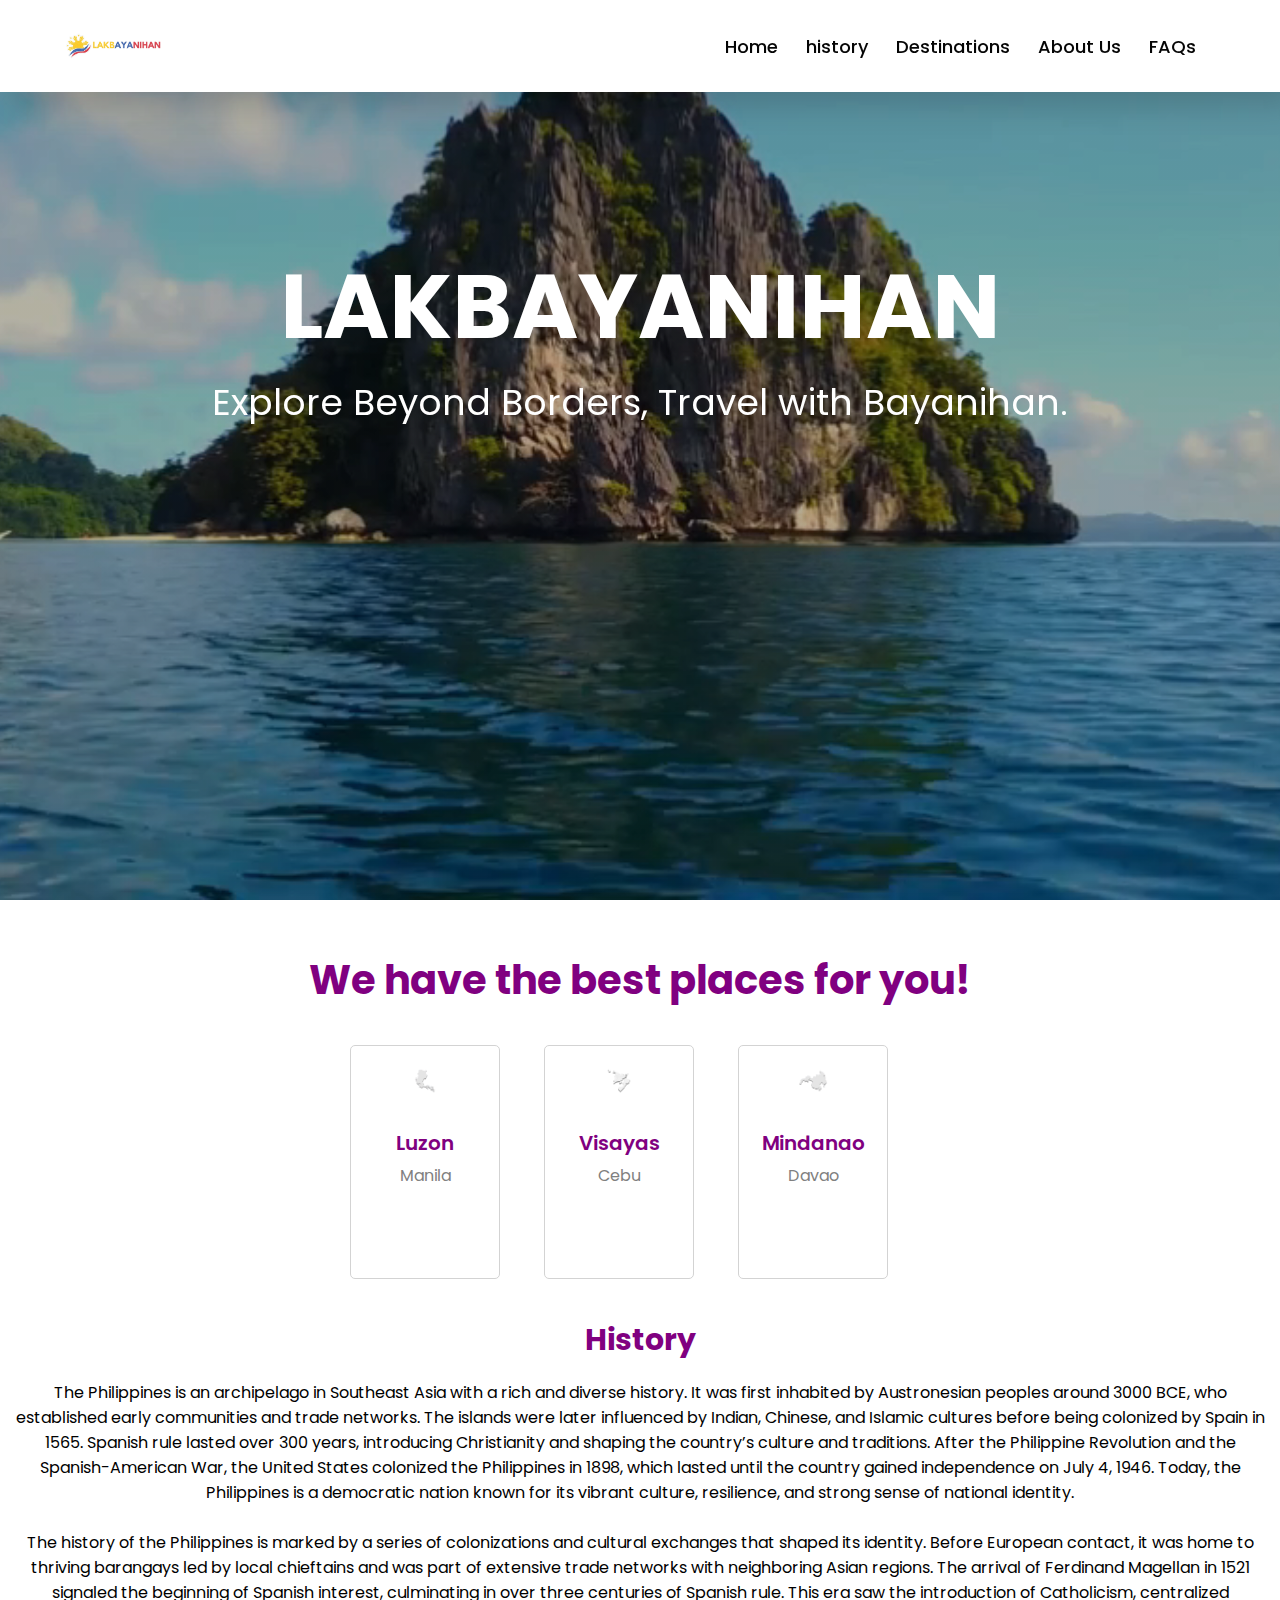
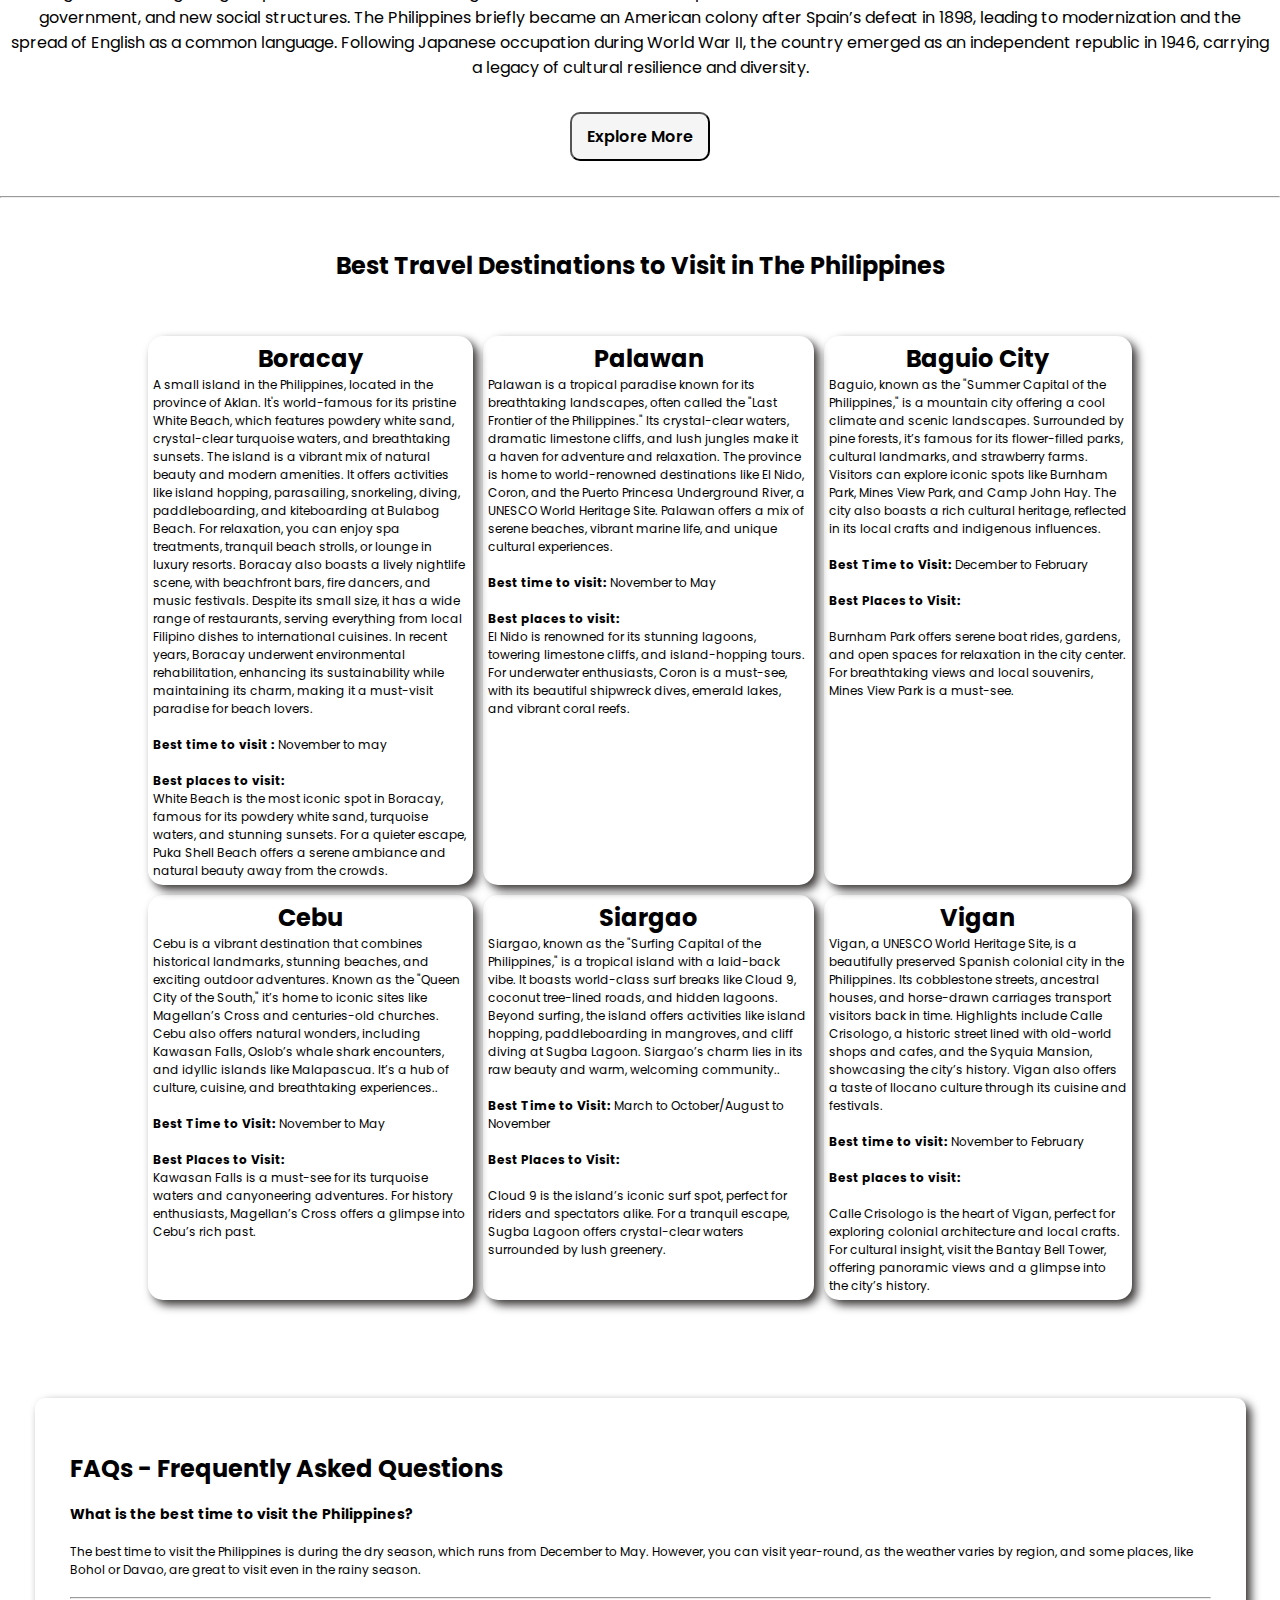
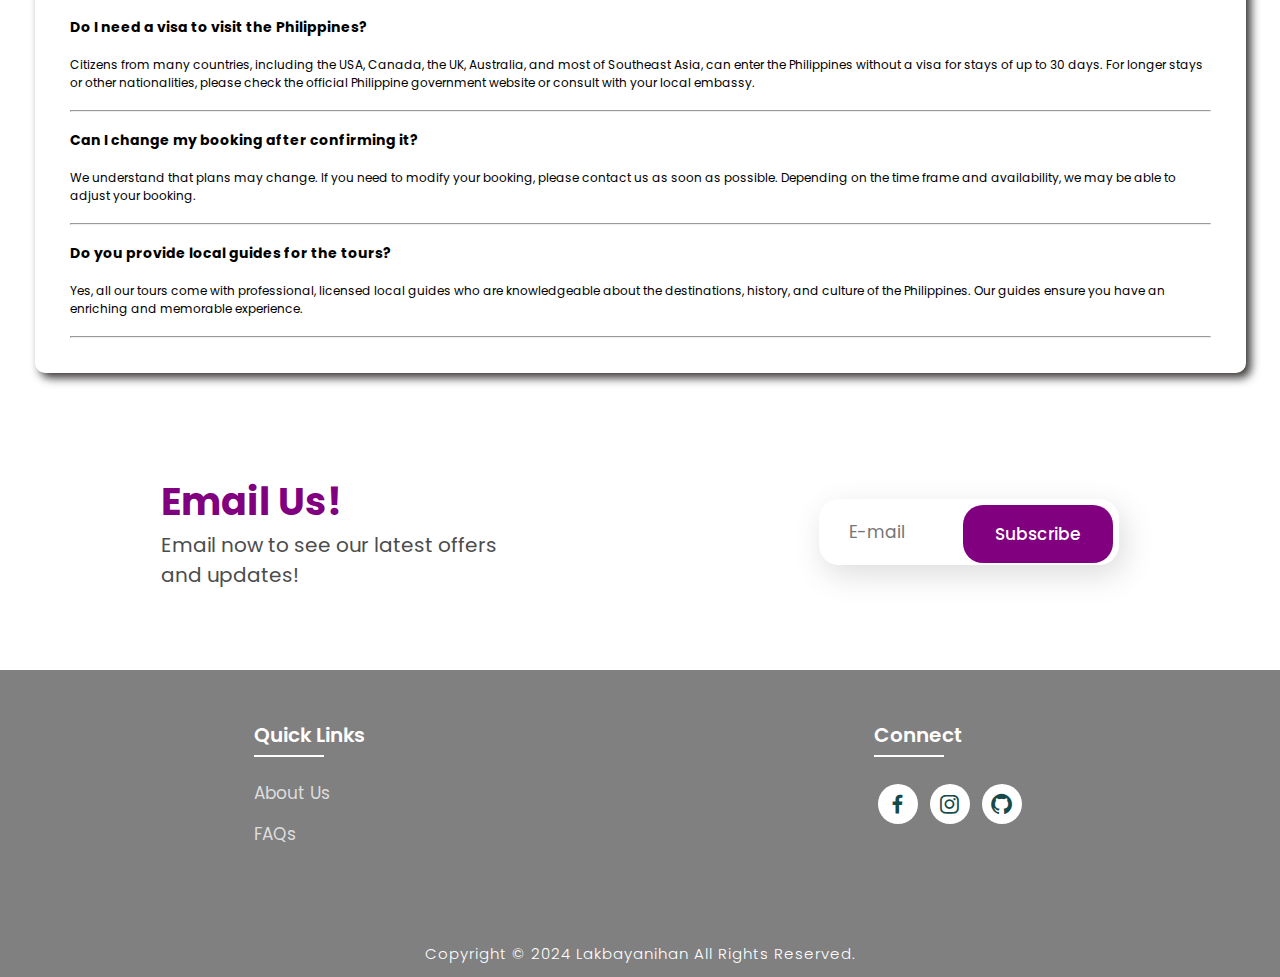
<file: index.html>
<!DOCTYPE html>
<html lang="en">

<head>
    <meta charset="UTF-8">
    <meta http-equiv="X-UA-Compatible" content="IE=edge">
    <meta name="viewport" content="width=device-width, initial-scale=1.0">
    <title> Lakbayanihan </title>
    <link rel="icon" href="logo1.png">
    <link rel="preconnect" href="https://fonts.googleapis.com">
    <link rel="preconnect" href="https://fonts.gstatic.com" crossorigin>
    <link
        href="https://fonts.googleapis.com/css2?family=Paytone+One&family=Poppins:wght@100;200;300;400;500;600;700;800;900&display=swap"
        rel="stylesheet">
    <link rel="stylesheet" href="https://unpkg.com/boxicons@latest/css/boxicons.min.css">
    <link rel="stylesheet"
        href="https://fonts.googleapis.com/css2?family=Material+Symbols+Outlined:opsz,wght,FILL,GRAD@20..48,100..700,0..1,-50..200" />
    <link rel="stylesheet"
        href="https://fonts.googleapis.com/css2?family=Material+Symbols+Outlined:opsz,wght,FILL,GRAD@20..48,100..700,0..1,-50..200" />
    <link rel="stylesheet" href="style.css">
    <link rel="stylesheet" href="reg.css">

</head>

<body>

    <div class="banner">
        <video src="vid.mp4" autoplay muted loop></video>
        
        <div class="content" id="home">
            <nav>

                <img src="lakbayanihan images/logo2.png" class="logo" alt="Logo"> 

                <ul class="navbar">
                    <li>
                        <a href="#home">Home</a>
                        <a href="history.html">history</a>
                        <a href="locations.html">Destinations</a>
                        <a href="info.html">About Us</a>
                        <a href="package.html"> FAQs</a>
                    </li>
                </ul>
                </form>
            </nav>
              

            <div class="title">
                <h1>LAKBAYANIHAN</h1>
                <p> Explore Beyond Borders, Travel with Bayanihan. </p>
    </div>
</div>
</div>
</div>

    <section class="container">
        <div class="text">
            <h2 style="color: purple;">We have the best places for you!</h2>
        </div>
        <div class="rowitems">
<a href="luzon.html">
            <div class="container-box">
                <div class="container-image">
                    <img src="lakbayanihan images/luzon.png" alt="Food Services">
                </div>  
                <h4 style="color: purple;">Luzon</h4> 
                <p>Manila</p>
            </div>
        </a>
        <a href="visayas.html">
            <div class="container-box">
                <div class="container-image">
                    <img src="lakbayanihan images/visayas.png" alt="Travel Services">
                </div>
                <h4 style="color: purple;">Visayas</h4>
                <p>Cebu</p>
            </div>
        </a>
        <a href="mindanao.html">
            <div class="container-box">
                <div class="container-image">
                    <img src="lakbayanihan images/mindanao.png" alt="Hotel Services">
                </div> 
                <h4 style="color: purple;">Mindanao</h4>
                <p>Davao</p>
            </div>
        </a>
        </div>
    </section>
</a>


    <section class="package" id="package">
        <div class="package-title">
            <h2 style="color: purple;">History</h2>

            <p>The Philippines is an archipelago in Southeast Asia with a rich and diverse history. It was first inhabited by Austronesian peoples around 3000 BCE, who established early communities and trade networks. The islands were later influenced by Indian, Chinese, and Islamic cultures before being colonized by Spain in 1565. Spanish rule lasted over 300 years, introducing Christianity and shaping the country’s culture and traditions. After the Philippine Revolution and the Spanish-American War, the United States colonized the Philippines in 1898, which lasted until the country gained independence on July 4, 1946. Today, the Philippines is a democratic nation known for its vibrant culture, resilience, and strong sense of national identity.</p>
            <br>
            <p>The history of the Philippines is marked by a series of colonizations and cultural exchanges that shaped its identity. Before European contact, it was home to thriving barangays led by local chieftains and was part of extensive trade networks with neighboring Asian regions. The arrival of Ferdinand Magellan in 1521 signaled the beginning of Spanish interest, culminating in over three centuries of Spanish rule. This era saw the introduction of Catholicism, centralized government, and new social structures. The Philippines briefly became an American colony after Spain’s defeat in 1898, leading to modernization and the spread of English as a common language. Following Japanese occupation during World War II, the country emerged as an independent republic in 1946, carrying a legacy of cultural resilience and diversity.
            </p>
        </div>


        <div style="text-align:center">
            <button type="button" class="btn btn-primary"> <a href="history.html">Explore More</a></button>
        </div>
    </section><br><hr><br>

    <section><br>
        <div class="destination-title">
            <h2>Best Travel Destinations to Visit in The Philippines</h2>
        </div>
        <div class="container1">
            <style>
                .destination-title {
                    text-align: center;
                }

                .container1 {
                    display: grid;
                    position: relative;
                    grid-template-columns: auto auto auto;
                    background: color #f6f1f1;
                    padding: 48px;
                    font-size: 12px;
                    gap: 10px;
                    margin-top: 5px;
                    margin-left: 100px;
                    margin-right: 100px;
                    margin-bottom: 1px;

                    .loc-detail li {
                        font-size: 10px;
                        color: black;
                        margin-left: 15px;
                        margin-bottom: 2px;
                        list-style-type: circle;
                    }

                    .box {
                        background: inherit;
                        color: black;
                        box-shadow: 5px 5px 10px #3b3737;
                        padding: 5px;
                        border-radius: 15px;
                    }
                    .box:hover{
                    box-shadow: 5px 20px 50px rgba(78, 78, 78, 0.1);
                    border: 1px solid transparent;
                    border-radius: 1px;
                    color: purple;
                     }

                
                    }
                
            </style>

            <div class="box">
                <h1 style="text-align: center;"  >Boracay</h1>
                <p> A small island in the Philippines, located in the province of Aklan. It's world-famous for its pristine White Beach, which features powdery white sand, crystal-clear turquoise waters, and breathtaking sunsets.

                    The island is a vibrant mix of natural beauty and modern amenities. It offers activities like island hopping, parasailing, snorkeling, diving, paddleboarding, and kiteboarding at Bulabog Beach. For relaxation, you can enjoy spa treatments, tranquil beach strolls, or lounge in luxury resorts.
                    
                    Boracay also boasts a lively nightlife scene, with beachfront bars, fire dancers, and music festivals. Despite its small size, it has a wide range of restaurants, serving everything from local Filipino dishes to international cuisines.
                    
                    In recent years, Boracay underwent environmental rehabilitation, enhancing its sustainability while maintaining its charm, making it a must-visit paradise for beach lovers.
                    <br>
                    <br><b>Best time to visit :</b> November to may <br>

                    <br> <b>Best places to visit:</b>

                <br> White Beach is the most iconic spot in Boracay, famous for its powdery white sand, turquoise waters, and stunning sunsets. For a quieter escape, Puka Shell Beach offers a serene ambiance and natural beauty away from the crowds.
                </p>
            </div>

            <div class="box">
                <h1 style="text-align: center;" >
                    Palawan
                </h1>
                <p>Palawan is a tropical paradise known for its breathtaking landscapes, often called the "Last Frontier of the Philippines." Its crystal-clear waters, dramatic limestone cliffs, and lush jungles make it a haven for adventure and relaxation. The province is home to world-renowned destinations like El Nido, Coron, and the Puerto Princesa Underground River, a UNESCO World Heritage Site. Palawan offers a mix of serene beaches, vibrant marine life, and unique cultural experiences. <br>
                    <br> <b>Best time to visit:</b> November to May <br>

                    <br> <b>Best places to visit:</b>

                <br>
                El Nido is renowned for its stunning lagoons, towering limestone cliffs, and island-hopping tours. For underwater enthusiasts, Coron is a must-see, with its beautiful shipwreck dives, emerald lakes, and vibrant coral reefs.
                    </p>

            </div>

            <div class="box">
                <h1 style="text-align: center;" >Baguio City</h1>
                <p>
                    Baguio, known as the "Summer Capital of the Philippines," is a mountain city offering a cool climate and scenic landscapes. Surrounded by pine forests, it’s famous for its flower-filled parks, cultural landmarks, and strawberry farms. Visitors can explore iconic spots like Burnham Park, Mines View Park, and Camp John Hay. The city also boasts a rich cultural heritage, reflected in its local crafts and indigenous influences. <br>
                    <br> <b> Best Time to Visit:</b> December to February <br>

                    <br> <b>Best Places to Visit: </b> <br>
                <br> Burnham Park offers serene boat rides, gardens, and open spaces for relaxation in the city center. For breathtaking views and local souvenirs, Mines View Park is a must-see.</p>
            </div>

            <div class="box">
                <h1 style="text-align: center;">Cebu</h1>
                <p>Cebu is a vibrant destination that combines historical landmarks, stunning beaches, and exciting outdoor adventures. Known as the "Queen City of the South," it’s home to iconic sites like Magellan’s Cross and centuries-old churches. Cebu also offers natural wonders, including Kawasan Falls, Oslob’s whale shark encounters, and idyllic islands like Malapascua. It’s a hub of culture, cuisine, and breathtaking experiences.. <br>
                    <br> <b>Best Time to Visit:</b> November to May <br>

                    <br> <b> Best Places to Visit: </b> <br>
                    Kawasan Falls is a must-see for its turquoise waters and canyoneering adventures. For history enthusiasts, Magellan’s Cross offers a glimpse into Cebu’s rich past.
                </p>
            </div>

            <div class="box">
                <h1 style="text-align: center;">Siargao</h1>
                <p> Siargao, known as the "Surfing Capital of the Philippines," is a tropical island with a laid-back vibe. It boasts world-class surf breaks like Cloud 9, coconut tree-lined roads, and hidden lagoons. Beyond surfing, the island offers activities like island hopping, paddleboarding in mangroves, and cliff diving at Sugba Lagoon. Siargao’s charm lies in its raw beauty and warm, welcoming community.. <br>

                    <br> <b>Best Time to Visit:</b> March to October/August to November <br>

                    <br> <b> Best Places to Visit: </b> <br>
                    <br> Cloud 9 is the island’s iconic surf spot, perfect for riders and spectators alike. For a tranquil escape, Sugba Lagoon offers crystal-clear waters surrounded by lush greenery.
              
                </p>
            </div>

            <div class="box">
                <h1 style="text-align: center;"> Vigan </h1>
                <p> Vigan, a UNESCO World Heritage Site, is a beautifully preserved Spanish colonial city in the Philippines. Its cobblestone streets, ancestral houses, and horse-drawn carriages transport visitors back in time. Highlights include Calle Crisologo, a historic street lined with old-world shops and cafes, and the Syquia Mansion, showcasing the city’s history. Vigan also offers a taste of Ilocano culture through its cuisine and festivals. <br>

                    <br> <b> Best time to visit:</b> November to February <br>

                    <br> <b> Best places to visit: </b> <br>
             <br> Calle Crisologo is the heart of Vigan, perfect for exploring colonial architecture and local crafts. For cultural insight, visit the Bantay Bell Tower, offering panoramic views and a glimpse into the city’s history.
                </p>

            </div>
        </div>
    </section>

    <section class="faq">

        <div class="container2">
            <style>
                .container2 {
                    position: relative;
                    grid-template-columns: auto auto auto;
                    gap: 5%;
                    padding: 35px;
                    margin-top: 50px;
                    margin-left: 35px;
                    margin-right: 34px;
                    border-radius: 10px;
                    font-size: 12px;
                    color: black;
                    background-color: white;
                    box-shadow: 5px 5px 10px #3b3737;
                }
            </style>

            <div> <br>
                <h1 class="faqh1">FAQs - Frequently Asked Questions</h1>
            </div>

            <p><br>
            <h3> What is the best time to visit the Philippines?</h3> <br>
            <p> The best time to visit the Philippines is during the dry season, which runs from December to May. However,
                you can visit year-round, as the weather varies by region, and some places, like Bohol or Davao, are great
                to visit even in the rainy season.
            </p><br>
            <hr>

            <br>
            <h3> Do I need a visa to visit the Philippines?</h3><br>
            <p>
                Citizens from many countries, including the USA, Canada, the UK, Australia, and most of Southeast Asia,
                        can enter the Philippines without a visa for stays of up to 30 days. For longer stays or other nationalities,
                        please check the official Philippine government website or consult with your local embassy.</p><br>
            <hr>

            <br>
            <h3> Can I change my booking after confirming it?</h3><br>
            <p>
                We understand that plans may change. If you need to modify your booking, please contact us as soon as possible.
                       Depending on the time frame and availability, we may be able to adjust your booking.</p><br>
            <hr>

            <br>
            <h3>Do you provide local guides for the tours?</h3> <br>
            <p>Yes, all our tours come with professional, licensed local guides who are knowledgeable about the destinations,
                history, and culture of the Philippines. Our guides ensure you have an enriching and memorable experience.  </p> <br>
            <hr>
            </p>
        </div>
    </section>


    <section class="newsletter">
        <div class="newstext">
            <h2>Email Us!</h2>
            <p>Email now to see our latest offers <br>and updates!</p>
        </div>

        <div class="send">
            <form action="">
                <input type="email" name="emailid" placeholder="E-mail" required>
                <input type="submit" value="Subscribe">
            </form>
        </div>
    </section>

    <section class="footer">
        <div class="foot">
            <div class="footer-content">

                <div class="footlinks">
                    <h4>Quick Links</h4>
                    <ul>
                        <li><a href="./info.html">About Us</a></li>
                        <li><a href="package.html">FAQs</a></li>
                    </ul>
                </div>

                <div class="footlinks">
                    <h4>Connect</h4>
                    <div class="social">
                        <a href="https://www.facebook.com/eduardjoseph.ramirez.7?mibextid=LQQJ4d" target="_blank"><i
                                class='bx bxl-facebook'></i></a>
                        <a href="https://www.instagram.com/ej.iwow?igsh=djJmaHNuNWljb2o3&utm_source=qr" target="_blank"><i
                                class='bx bxl-instagram'></i></a>
                        <a href="https://github.com/ej2229" target="_blank"><i class='bx bxl-github'></i></a>
                    </div>
                </div>

            </div>
        </div>

        <div class="end">
            <p>Copyright © 2024 Lakbayanihan All Rights Reserved.</p>
        </div>
    </section>
</body>

</html>
</file>
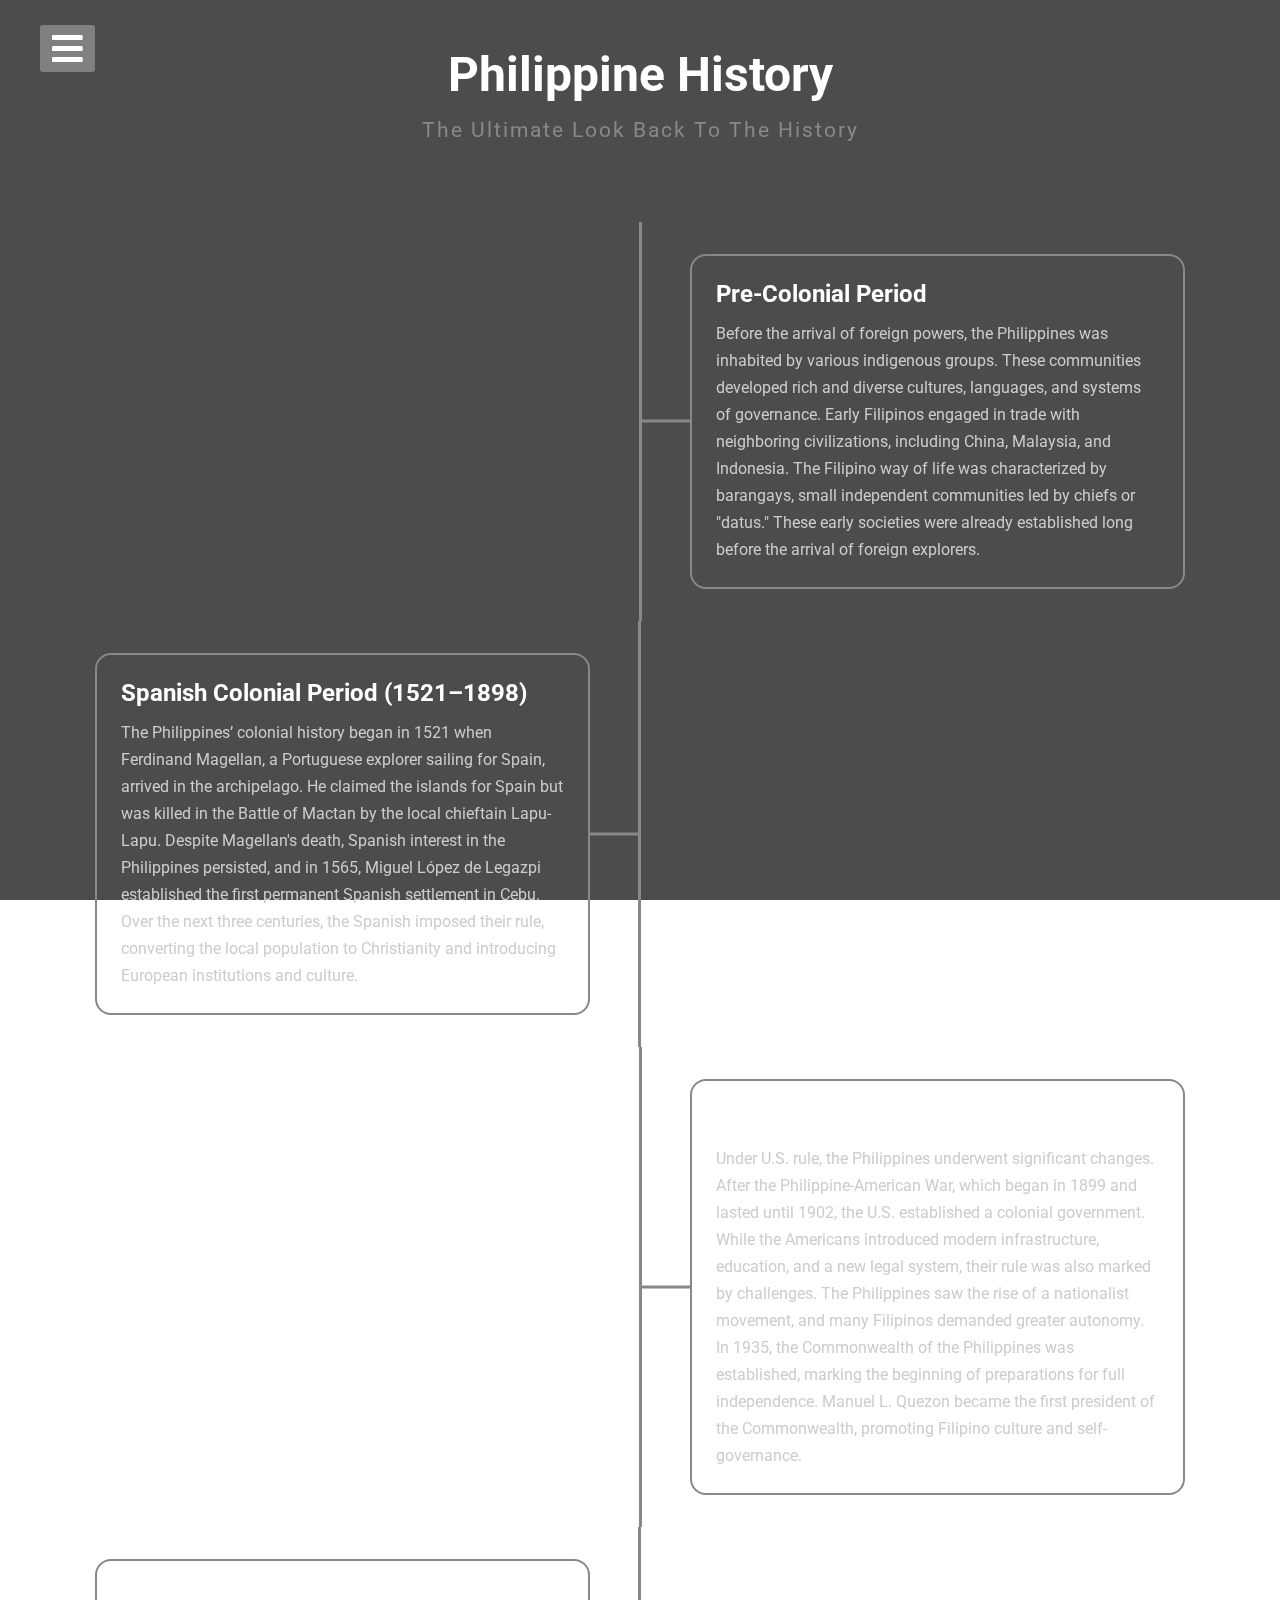
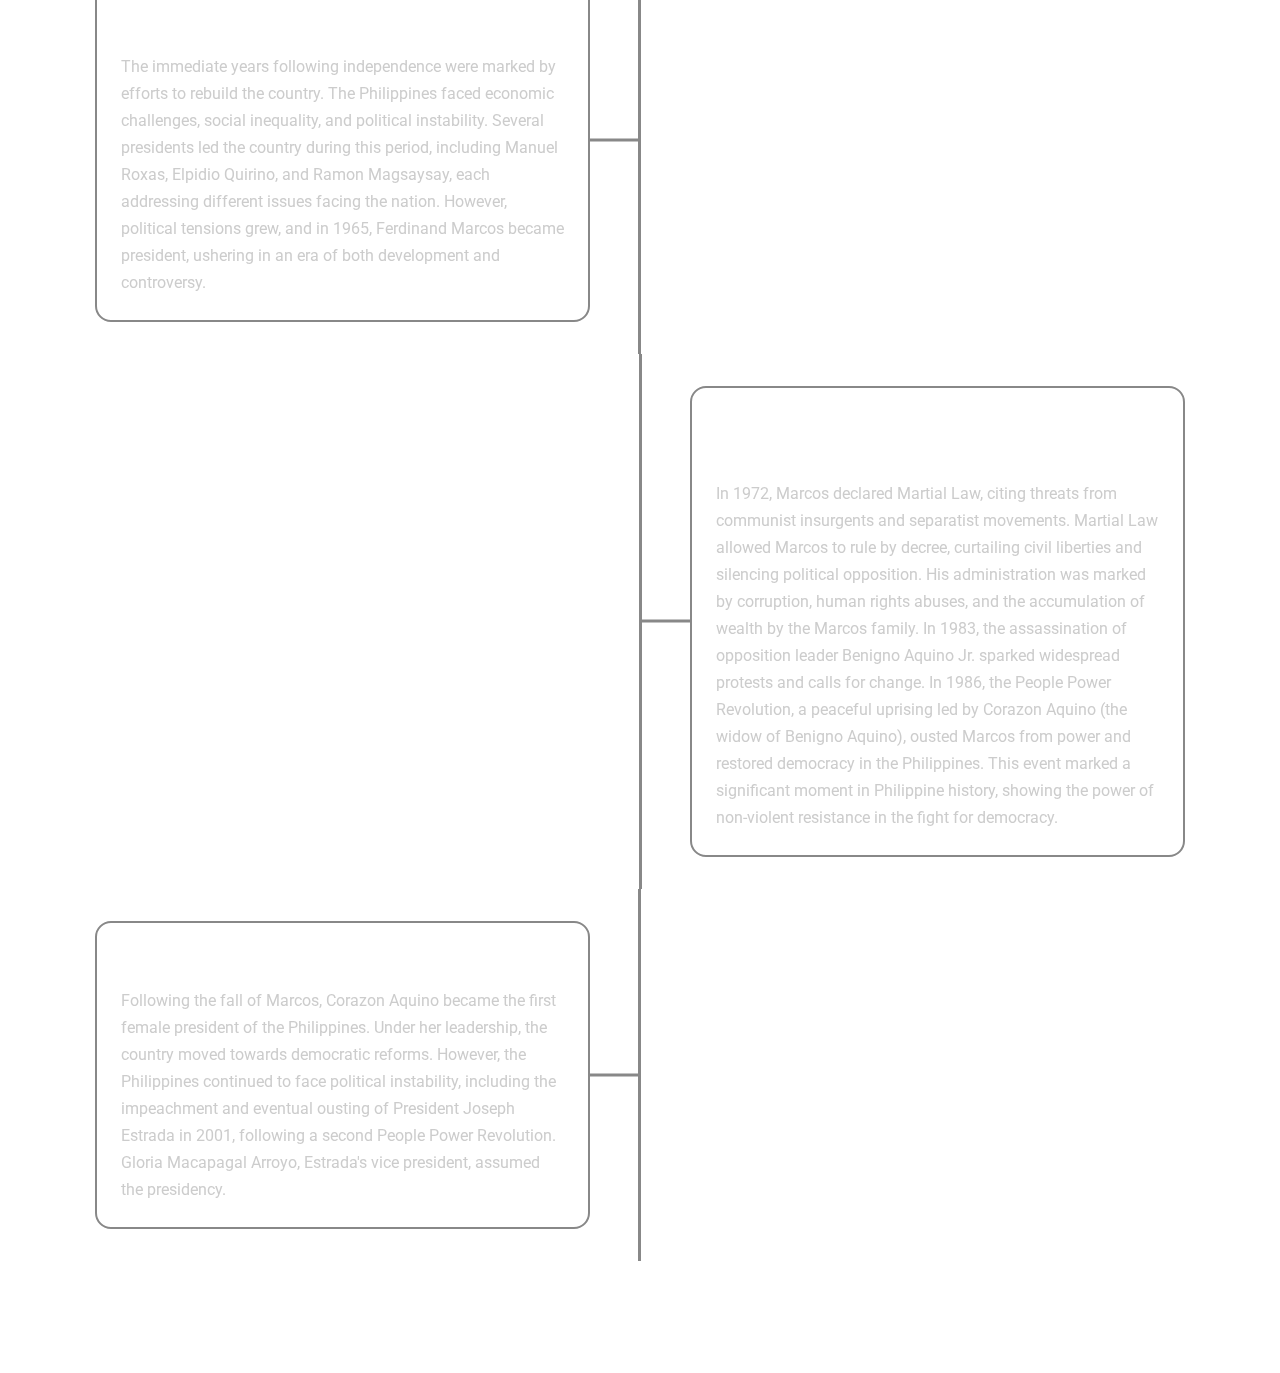
<file: history.html>
<!DOCTYPE html>
<html lang="en">
<head>
    <meta charset="UTF-8">
    <meta name="viewport" content="width=device-width, initial-scale=1.0">
    <title>Philippine History</title>
    <link rel="stylesheet" href="history.css">
    <link rel="stylesheet" href="https://cdnjs.cloudflare.com/ajax/libs/font-awesome/5.15.3/css/all.min.css"/>

</head>
<body>
   <input type="checkbox" id="check">
    <label for="check">
      <i class="fas fa-bars" id="btn"></i>
      <i class="fas fa-times" id="cancel"></i>
    </label>
    <div class="sidebar">
    <header>History</header>
    <ul>
     <li><a href="index.html"><i class="fas fa-home"></i>Home</a></li>
     <li><a href="history.html"><i class="fas fa-stream"></i>History</a></li>
     <li><a href="locations.html"><i class="fas fa-location-arrow"></i>Destinations</a></li>
     <li><a href="info.html"><i class="far fa-question-circle"></i>About Us</a></li>
     <li><a href="package.html"><i class="far fa-envelope-open"></i>Faqs</a></li>
    </ul>
   </div>

     <div class="title">
          <h1>Philippine History</h1>
          <p>The Ultimate Look Back To The History</p>
     </div>

     <div class="timeline">
        <div class="checkpoint">
           <div>
            <h2>Pre-Colonial Period</h2>
            <p>Before the arrival of foreign powers, the Philippines was inhabited by various indigenous groups. These communities developed rich and diverse cultures, languages, and systems of governance. Early Filipinos engaged in trade with neighboring civilizations, including China, Malaysia, and Indonesia. The Filipino way of life was characterized by barangays, small independent communities led by chiefs or "datus." These early societies were already established long before the arrival of foreign explorers.</p>
           </div>
        </div>
        <div class="checkpoint">
            <div>
             <h2>Spanish Colonial Period (1521–1898)</h2>
             <p>The Philippines’ colonial history began in 1521 when Ferdinand Magellan, a Portuguese explorer sailing for Spain, arrived in the archipelago. He claimed the islands for Spain but was killed in the Battle of Mactan by the local chieftain Lapu-Lapu. Despite Magellan's death, Spanish interest in the Philippines persisted, and in 1565, Miguel López de Legazpi established the first permanent Spanish settlement in Cebu. Over the next three centuries, the Spanish imposed their rule, converting the local population to Christianity and introducing European institutions and culture.</p>
            </div>
         </div>
         <div class="checkpoint">
            <div>
             <h2>American Colonial Period (1898–1946)</h2>
             <p>Under U.S. rule, the Philippines underwent significant changes. After the Philippine-American War, which began in 1899 and lasted until 1902, the U.S. established a colonial government. While the Americans introduced modern infrastructure, education, and a new legal system, their rule was also marked by challenges. The Philippines saw the rise of a nationalist movement, and many Filipinos demanded greater autonomy. In 1935, the Commonwealth of the Philippines was established, marking the beginning of preparations for full independence. Manuel L. Quezon became the first president of the Commonwealth, promoting Filipino culture and self-governance.</p>
            </div>
         </div>
         <div class="checkpoint">
            <div>
             <h2>Post-Independence and Early Republic (1946–1972)</h2>
             <p>The immediate years following independence were marked by efforts to rebuild the country. The Philippines faced economic challenges, social inequality, and political instability. Several presidents led the country during this period, including Manuel Roxas, Elpidio Quirino, and Ramon Magsaysay, each addressing different issues facing the nation. However, political tensions grew, and in 1965, Ferdinand Marcos became president, ushering in an era of both development and controversy.</p>
            </div>
         </div>
         <div class="checkpoint">
            <div>
             <h2>Martial Law and Dictatorship (1972–1986)</h2>
             <p>In 1972, Marcos declared Martial Law, citing threats from communist insurgents and separatist movements. Martial Law allowed Marcos to rule by decree, curtailing civil liberties and silencing political opposition. His administration was marked by corruption, human rights abuses, and the accumulation of wealth by the Marcos family. In 1983, the assassination of opposition leader Benigno Aquino Jr. sparked widespread protests and calls for change.

                In 1986, the People Power Revolution, a peaceful uprising led by Corazon Aquino (the widow of Benigno Aquino), ousted Marcos from power and restored democracy in the Philippines. This event marked a significant moment in Philippine history, showing the power of non-violent resistance in the fight for democracy.</p>
            </div>
         </div>
         <div class="checkpoint">
            <div>
             <h2>Modern Philippines (1986–Present)</h2>
             <p>Following the fall of Marcos, Corazon Aquino became the first female president of the Philippines. Under her leadership, the country moved towards democratic reforms. However, the Philippines continued to face political instability, including the impeachment and eventual ousting of President Joseph Estrada in 2001, following a second People Power Revolution. Gloria Macapagal Arroyo, Estrada's vice president, assumed the presidency.</p>
            </div>
         </div>
     </div>

</body>
</html>
</file>
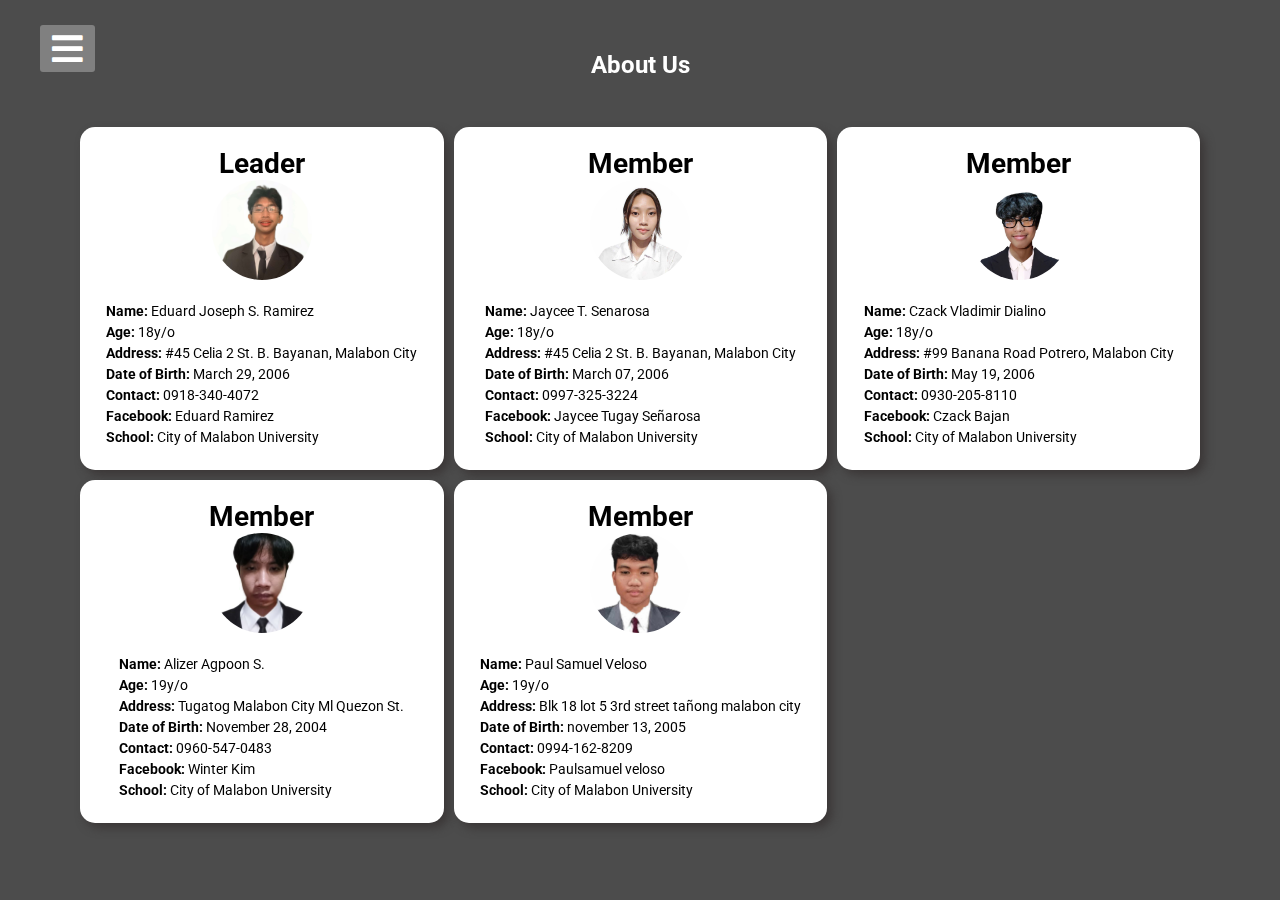
<file: info.html>
<!DOCTYPE html>
<html lang="en">
<head>
    <meta charset="UTF-8">
    <meta name="viewport" content="width=device-width, initial-scale=1.0">
    <title>Document</title>
    <link rel="stylesheet" href="info.css">
    <link rel="stylesheet" href="https://cdnjs.cloudflare.com/ajax/libs/font-awesome/5.15.3/css/all.min.css"/>
</head>
<body>
    <input type="checkbox" id="check">
    <label for="check">
      <i class="fas fa-bars" id="btn"></i>
      <i class="fas fa-times" id="cancel"></i>
    </label>
    <div class="sidebar">
    <header>History</header>
    <ul>
     <li><a href="index.html"><i class="fas fa-home"></i>Home</a></li>
     <li><a href="history.html"><i class="fas fa-stream"></i>History</a></li>
     <li><a href="locations.html"><i class="fas fa-location-arrow"></i>Destinations</a></li>
     <li><a href="info.html"><i class="far fa-question-circle"></i>About Us</a></li>
     <li><a href="package.html"><i class="far fa-envelope-open"></i>FAQs</a></li>
    </ul>
   </div>

    <section><br>
     
      <div class="destination-title">
          <h2>About Us</h2>
      </div>
     
      <div class="container1">
        <div class="box">
            <div class="head">
                <h1>Leader</h1>
                <img src="lakbayanihan images/Ramirez.jpg" alt="pic" class="profile-img">
            </div>
            <div class="info">
                <p><b>Name:</b> Eduard Joseph S. Ramirez</p>
                <p><b>Age:</b> 18y/o</p>
                <p><b>Address:</b> #45 Celia 2 St. B. Bayanan, Malabon City </p>
                <p><b>Date of Birth:</b> March 29, 2006 </p>
                <p><b>Contact:</b> 0918-340-4072 </p>
                <p><b>Facebook:</b> Eduard Ramirez </p>
                <p><b>School:</b> City of Malabon University </p>
            </div>
        </div>
    
        <div class="box">
            <div class="head">
                <h1>Member</h1>
                <img src="lakbayanihan images/Senarosa.jpg" alt="pic" class="profile-img">
            </div>
            <div class="info">
                <p><b>Name:</b> Jaycee T. Senarosa</p>
                <p><b>Age:</b> 18y/o</p>
                <p><b>Address:</b> #45 Celia 2 St. B. Bayanan, Malabon City  </p>
                <p><b>Date of Birth:</b> March 07, 2006 </p>
                <p><b>Contact:</b> 0997-325-3224 </p>
                <p><b>Facebook:</b> Jaycee Tugay Señarosa </p>
                <p><b>School:</b> City of Malabon University </p>
            </div>
        </div>
    
        <div class="box">
            <div class="head">
                <h1>Member</h1>
                <img src="lakbayanihan images/Dialino.jpg" alt="pic" class="profile-img">
            </div>
            <div class="info">
                <p><b>Name:</b> Czack Vladimir Dialino </p>
                <p><b>Age:</b> 18y/o</p>
                <p><b>Address:</b> #99 Banana Road Potrero, Malabon City  </p>
                <p><b>Date of Birth:</b> May 19, 2006 </p>
                <p><b>Contact:</b> 0930-205-8110 </p>
                <p><b>Facebook:</b> Czack Bajan </p>
                <p><b>School:</b> City of Malabon University </p>
            </div>
        </div>
    
        <div class="box">
            <div class="head">
                <h1>Member</h1>
                <img src="lakbayanihan images/Agpoon.jpg" alt="pic" class="profile-img">
            </div>
            <div class="info">
                <p><b>Name:</b> Alizer Agpoon S. </p>
                <p><b>Age:</b> 19y/o</p>
                <p><b>Address:</b> Tugatog Malabon City Ml Quezon St. </p>
                <p><b>Date of Birth:</b> November 28, 2004 </p>
                <p><b>Contact:</b> 0960-547-0483 </p>
                <p><b>Facebook:</b> Winter Kim </p>
                <p><b>School:</b> City of Malabon University </p>
            </div>
        </div>
    
        <div class="box">
            <div class="head">
                <h1>Member</h1>
                <img src="lakbayanihan images/Veloso.jpg" alt="pic" class="profile-img">
            </div>
            <div class="info">
                <p><b>Name:</b> Paul Samuel Veloso </p>
                <p><b>Age:</b> 19y/o</p>
                <p><b>Address:</b> Blk 18 lot 5 3rd street tañong malabon city </p>
                <p><b>Date of Birth:</b> november 13, 2005 </p>
                <p><b>Contact:</b> 0994-162-8209 </p>
                <p><b>Facebook:</b> Paulsamuel veloso </p>
                <p><b>School:</b> City of Malabon University </p>
            </div>
        </div>
    </div>    
    </section>

   
   
</body>
</html>
</file>
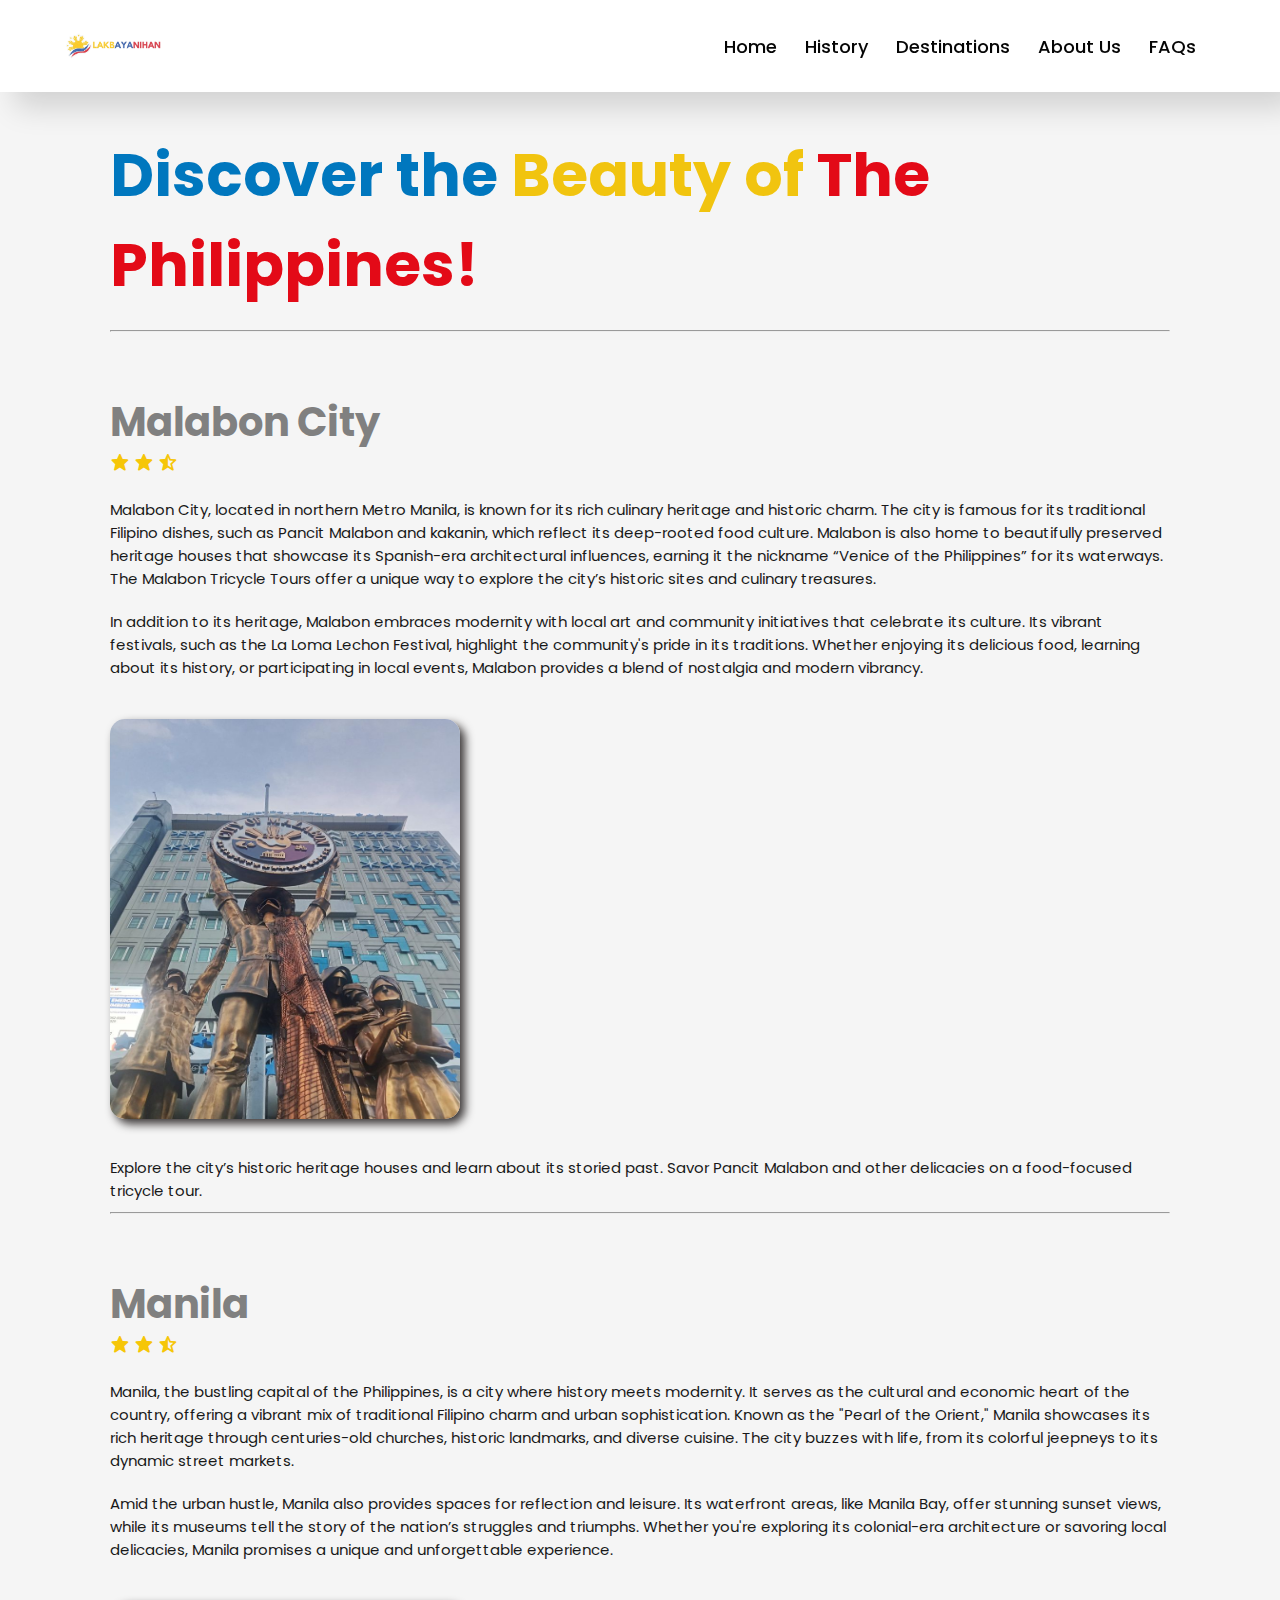
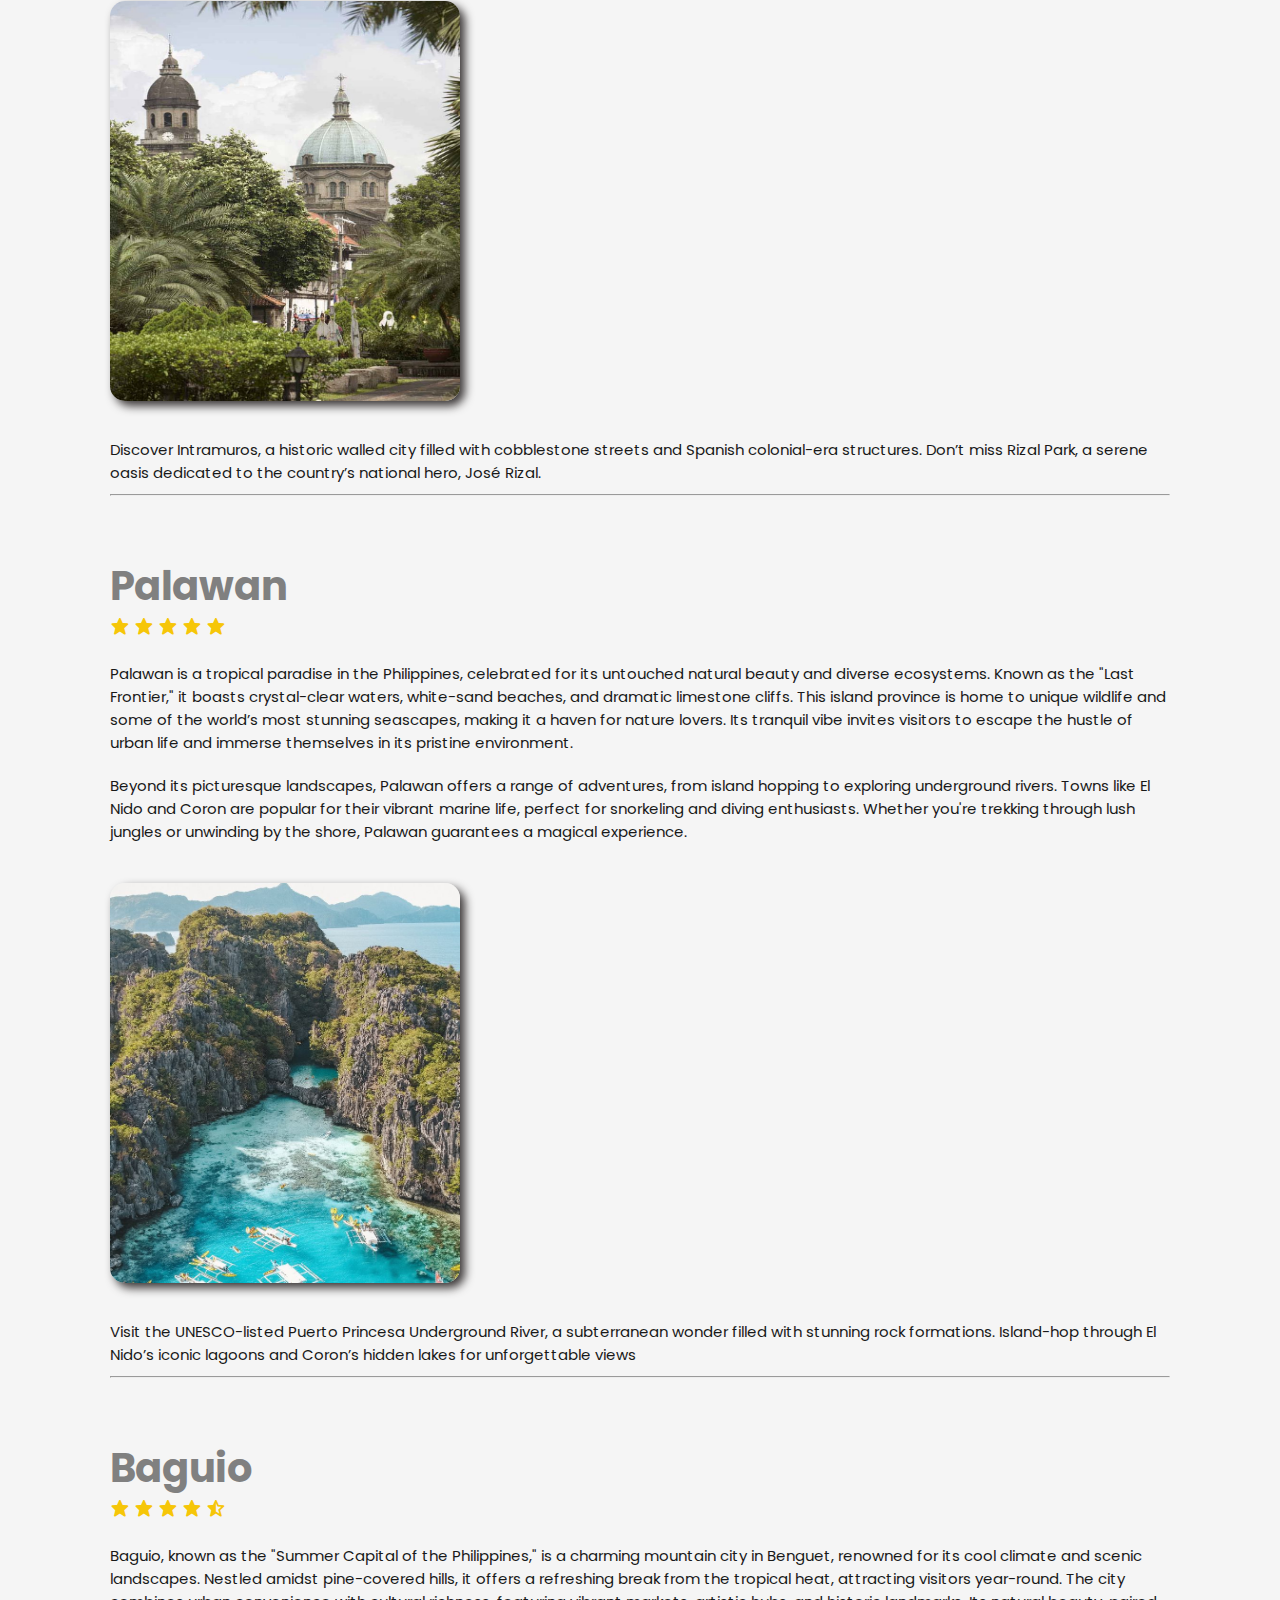
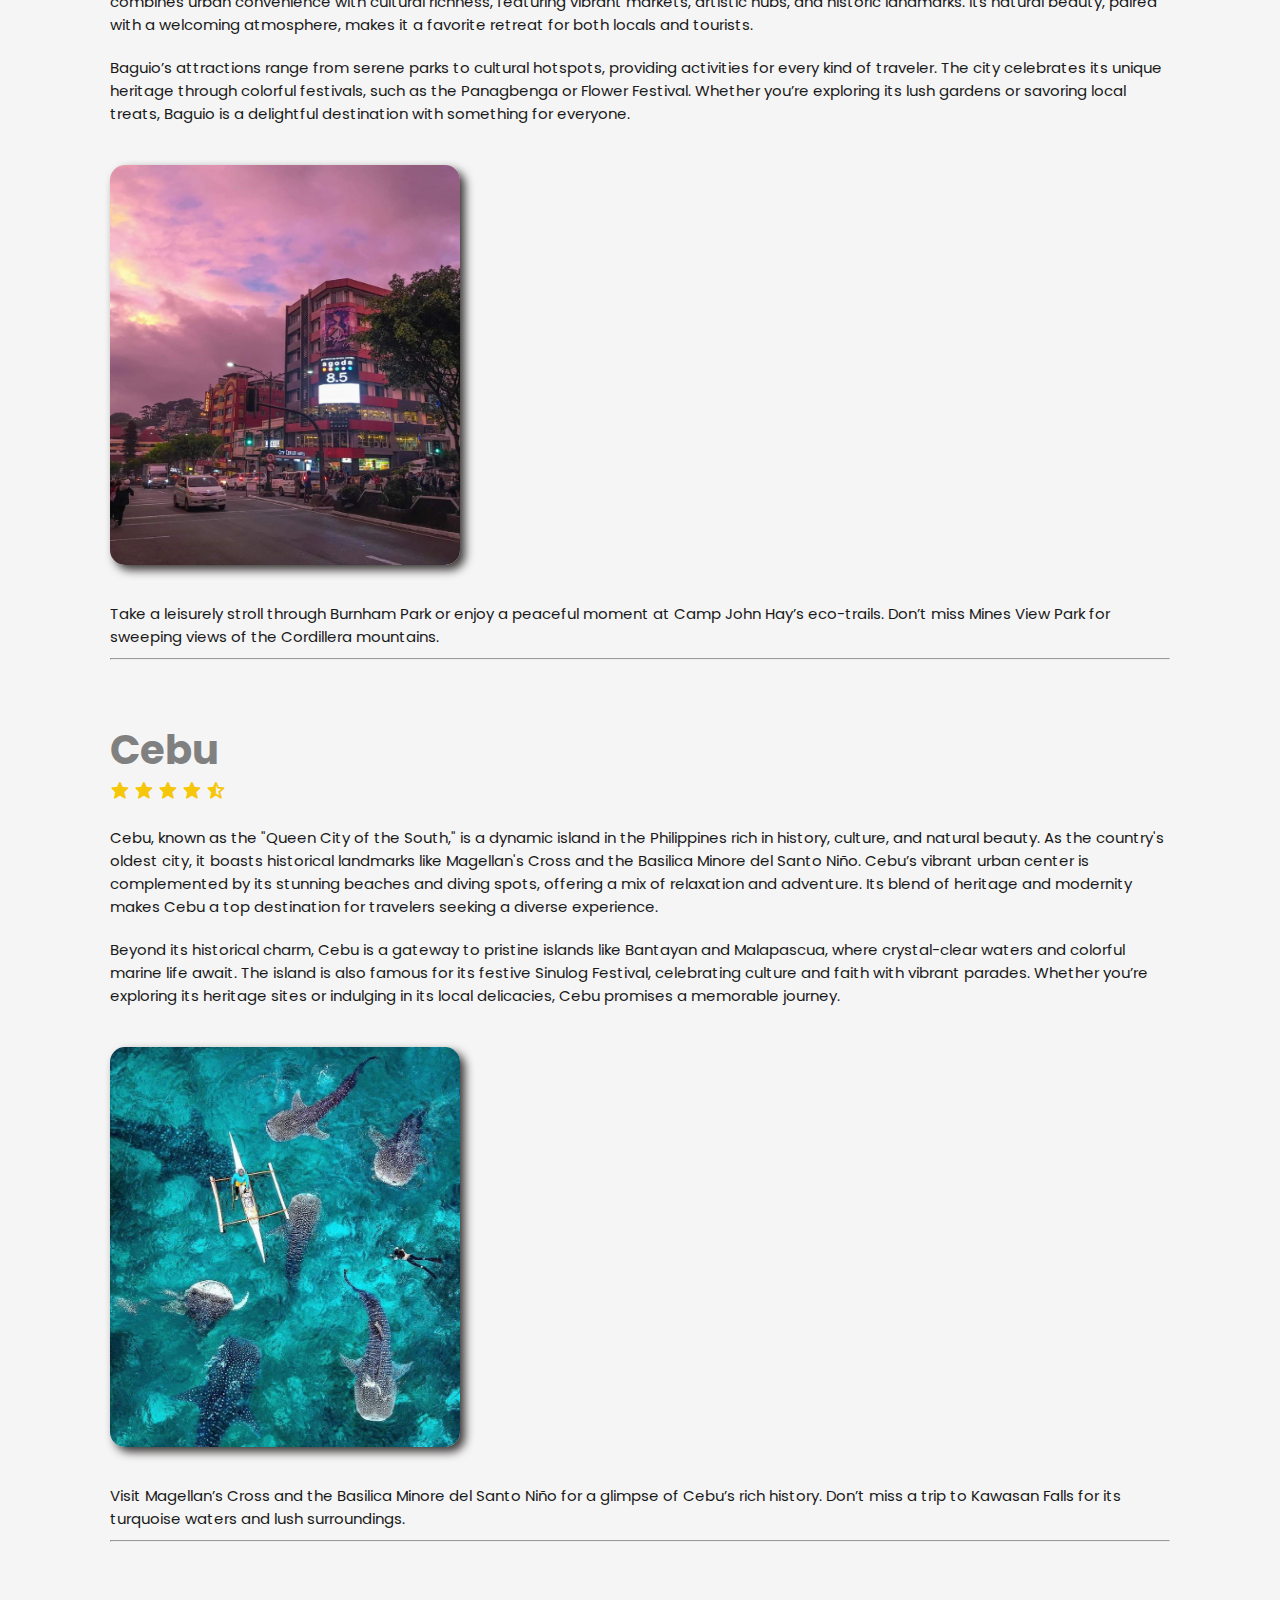
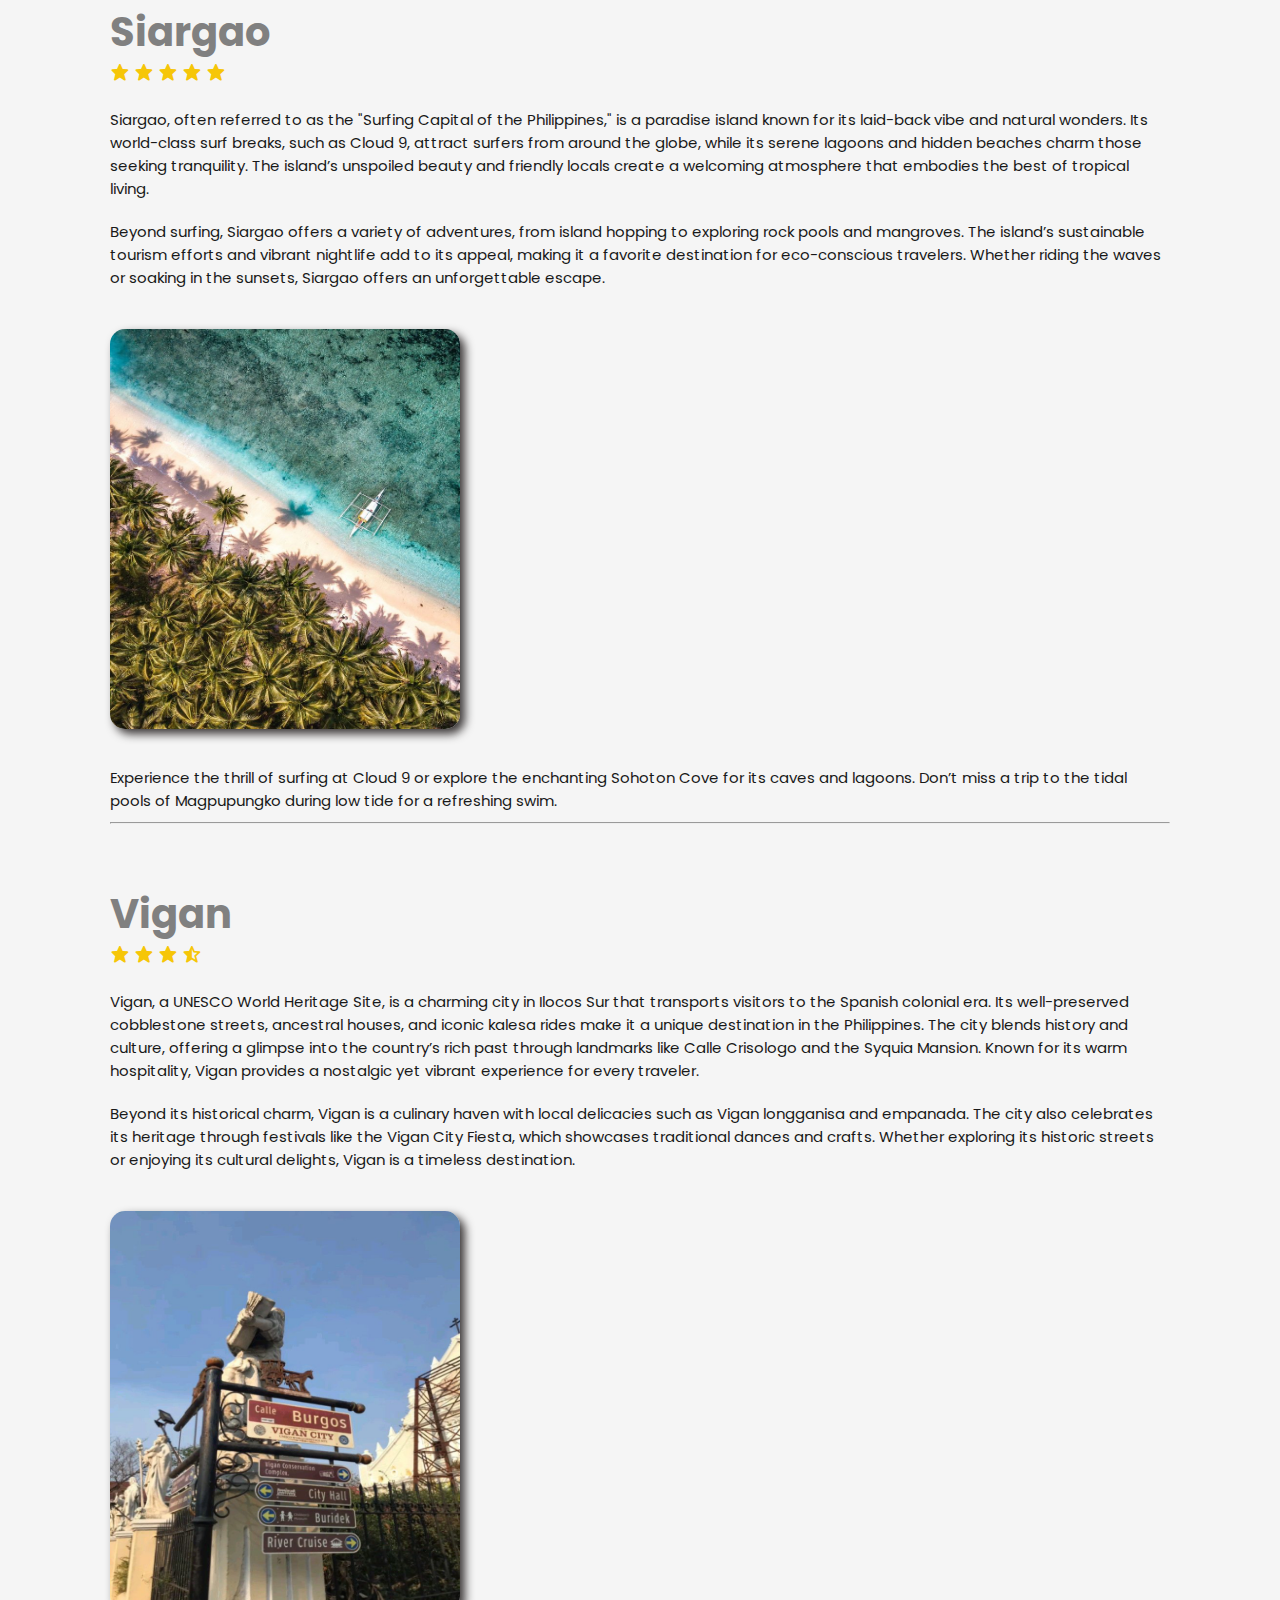
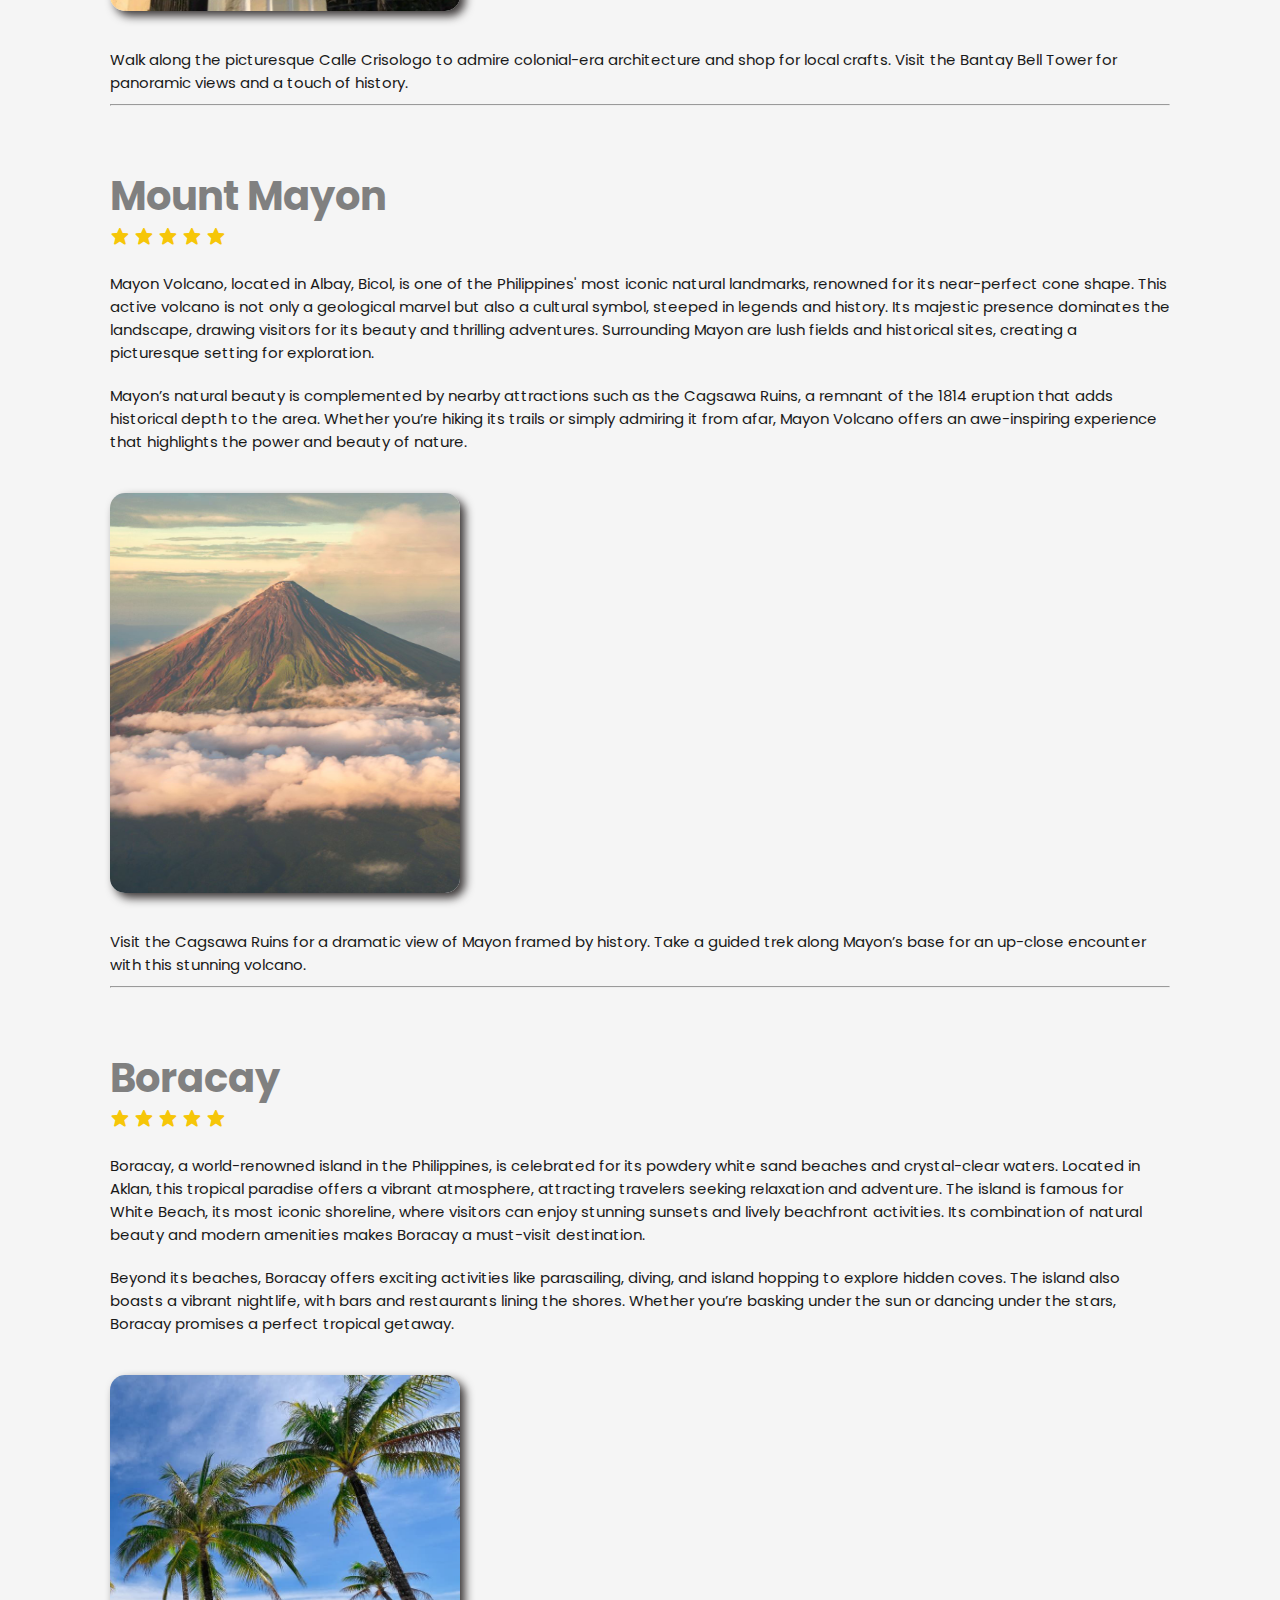
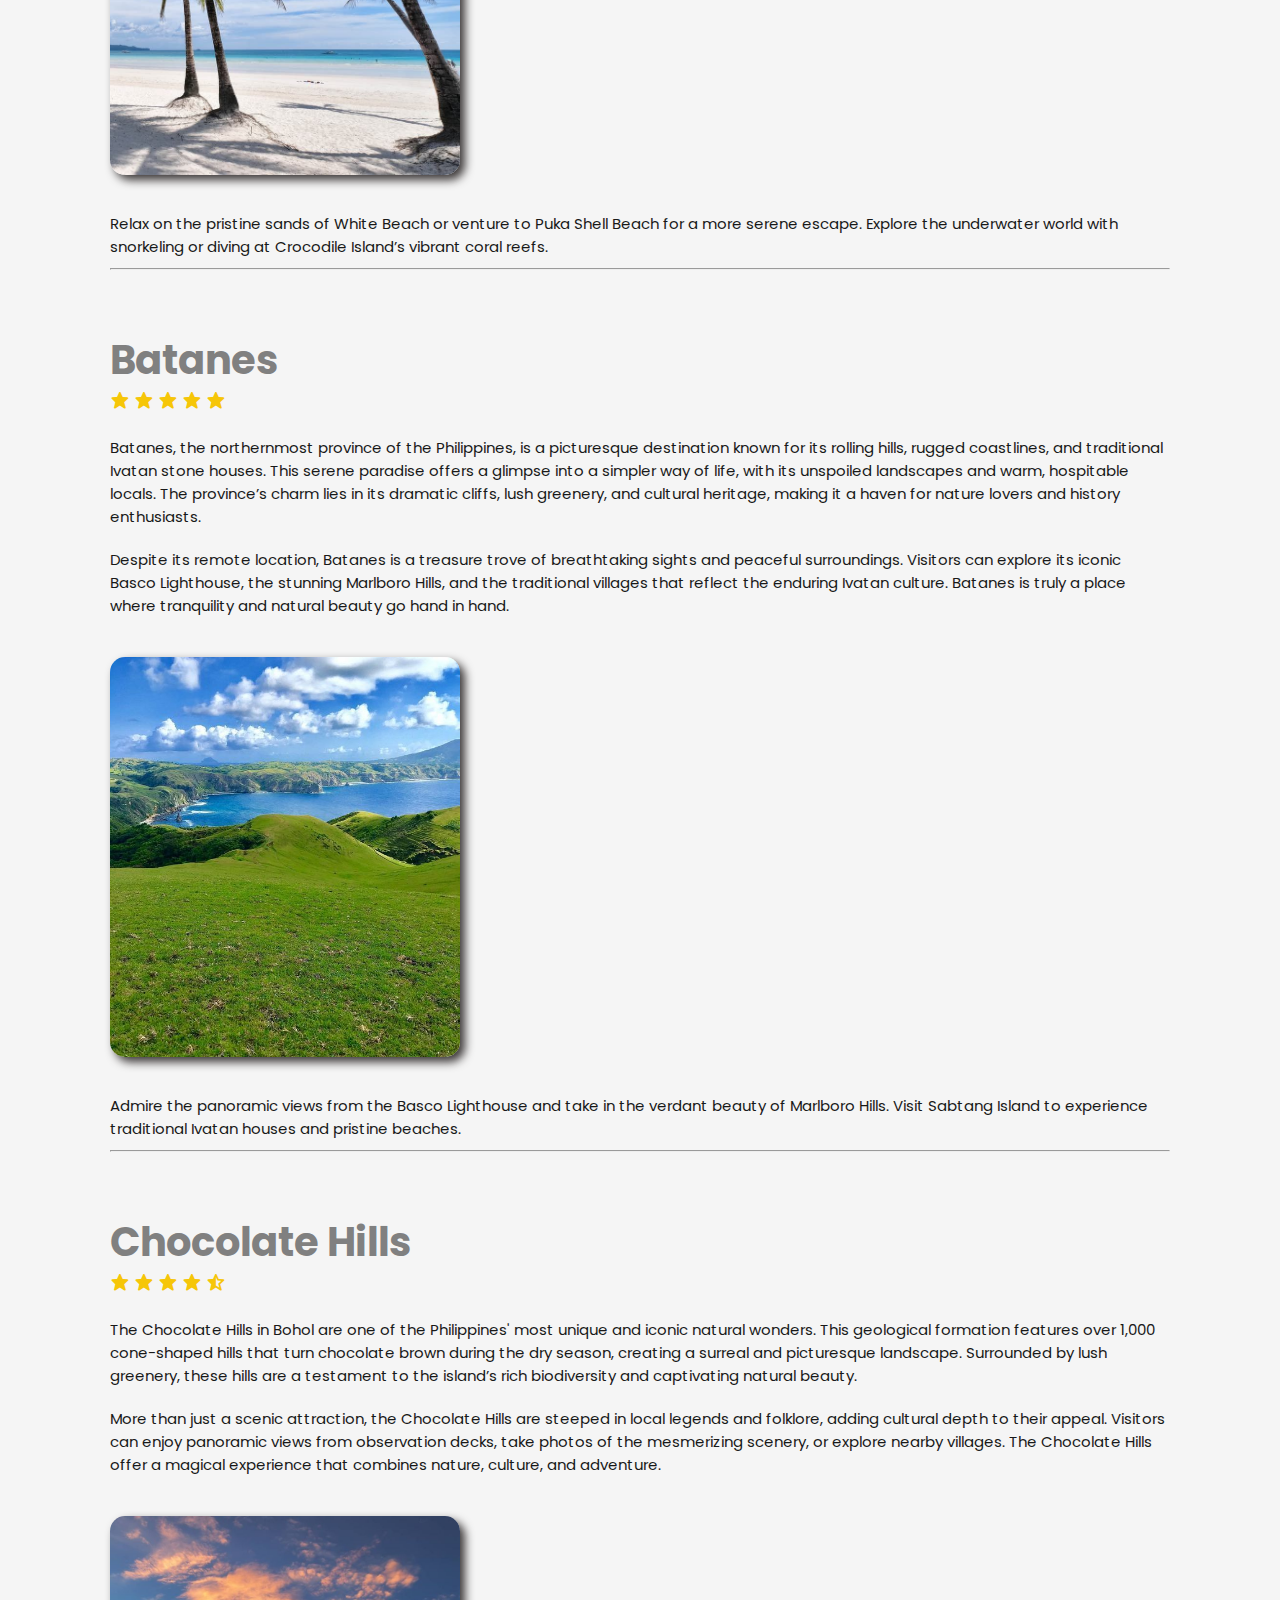
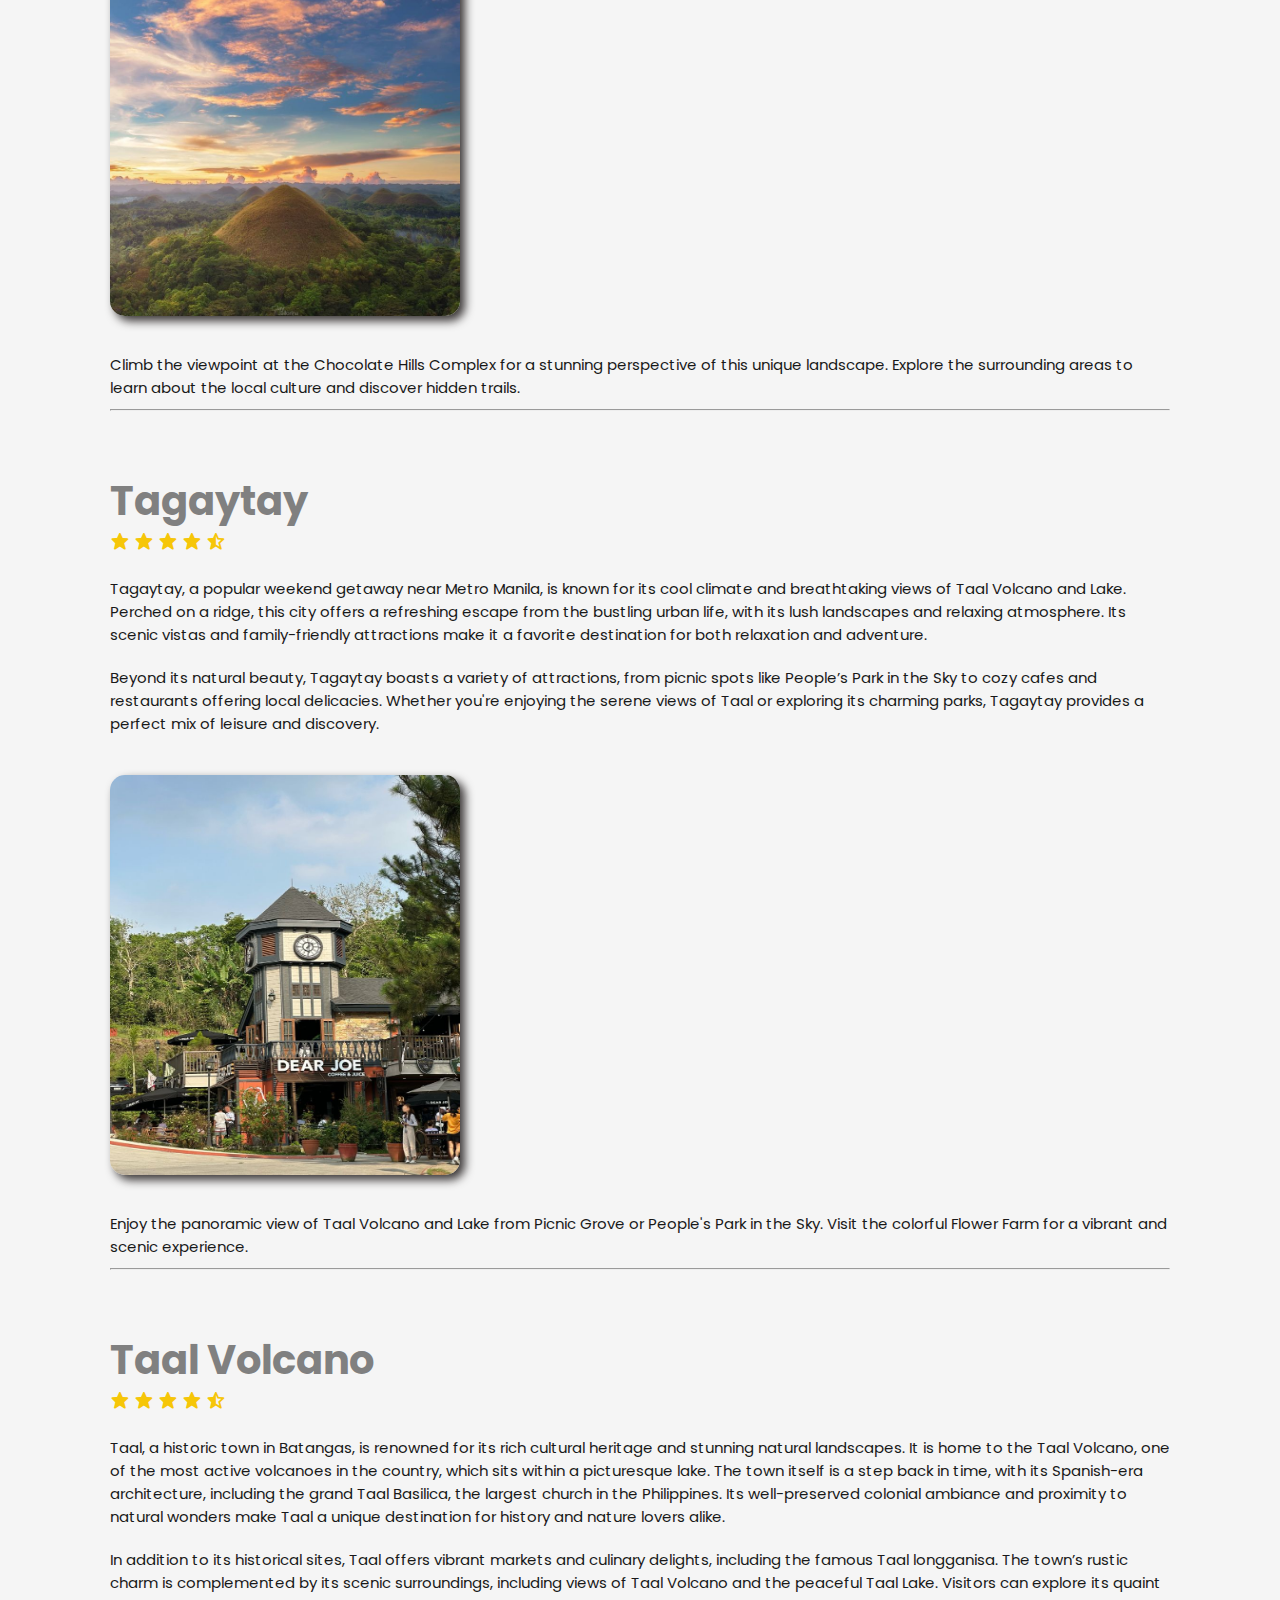
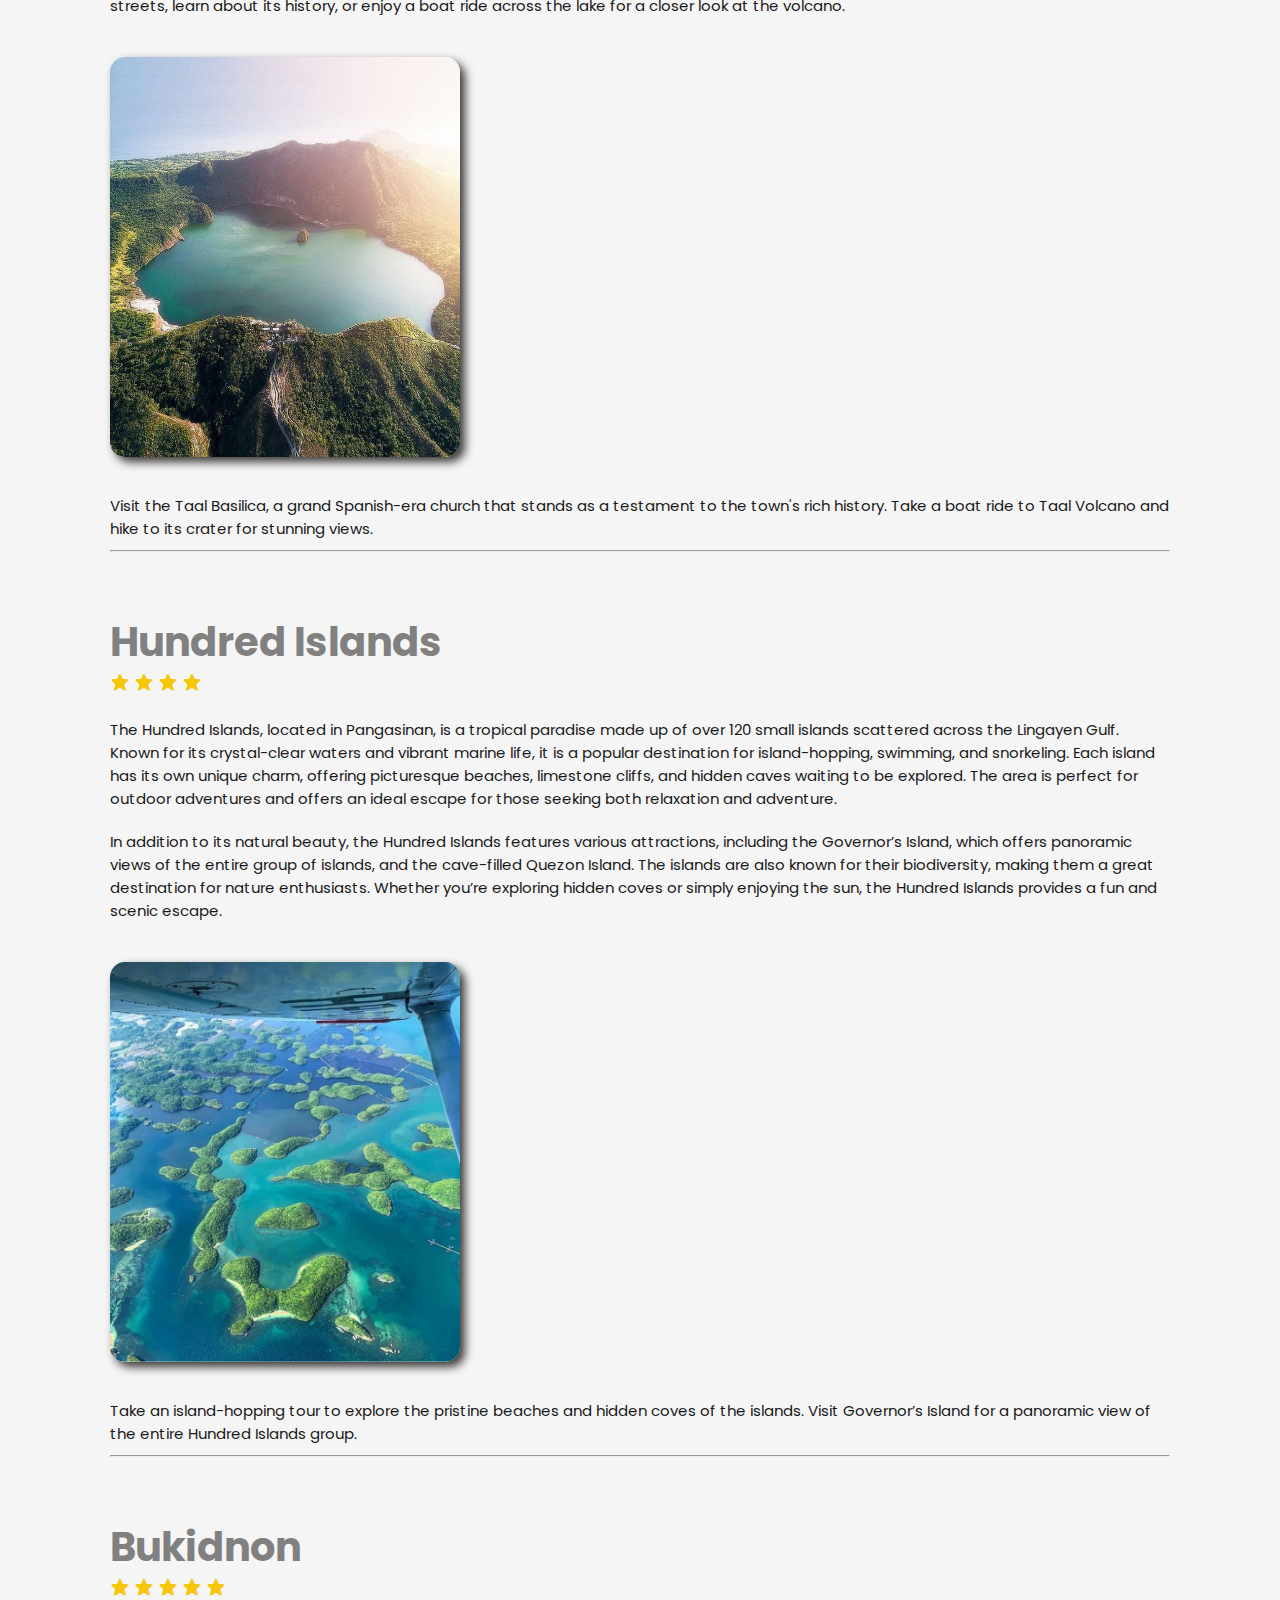
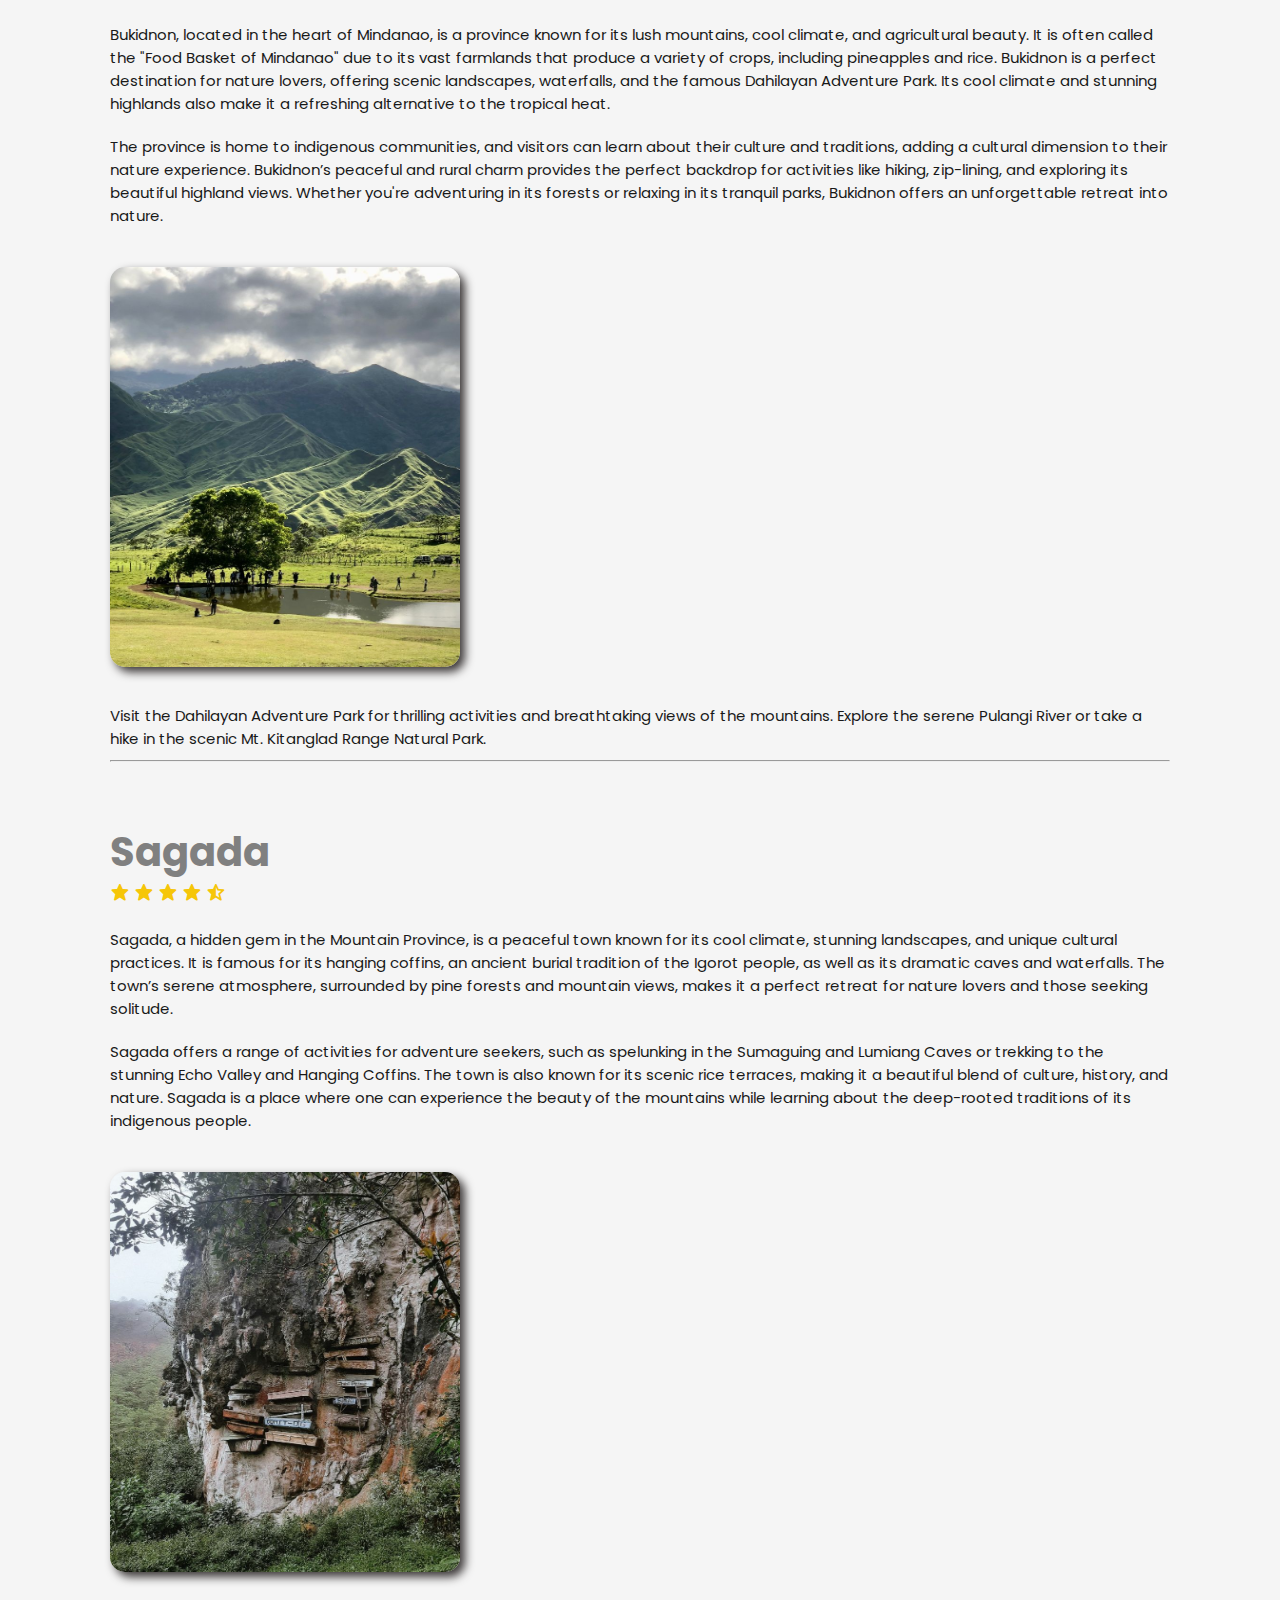
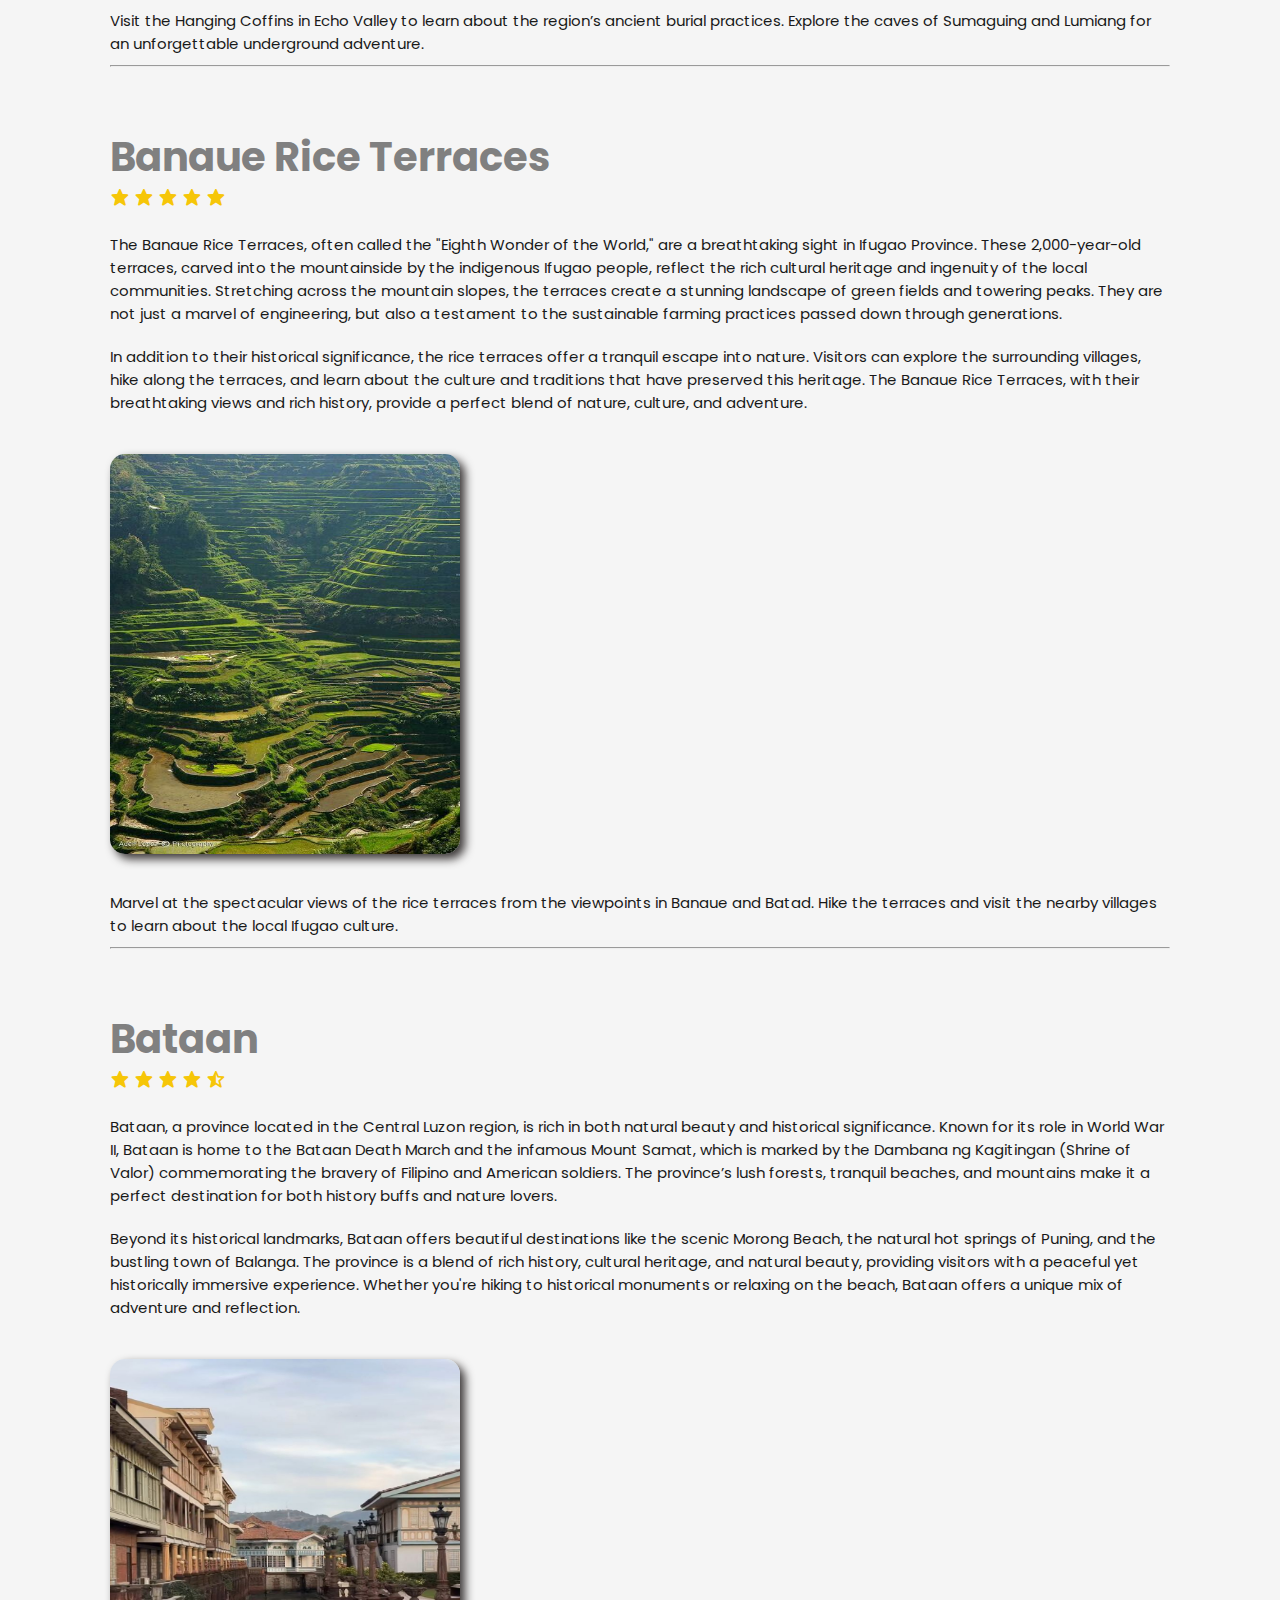
<file: locations.html>
<!DOCTYPE html>
<html lang="en">

<head>
    <meta charset="UTF-8" />
    <meta http-equiv="X-UA-Compatible" content="IE=edge" />
    <meta name="viewport" content="width=device-width, initial-scale=1.0" />
    <title>Travel Destinations</title>
    <link rel="icon" href="./assets/files/logo.png" />
    <link rel="preconnect" href="https://fonts.googleapis.com" />
    <link rel="preconnect" href="https://fonts.gstatic.com" crossorigin />
    <link
        href="https://fonts.googleapis.com/css2?family=Paytone+One&family=Poppins:wght@100;200;300;400;500;600;700;800;900&display=swap"
        rel="stylesheet" />
        <link rel="stylesheet" href="https://unpkg.com/boxicons@latest/css/boxicons.min.css" />
<link rel="stylesheet" href="style.css">
<link rel="stylesheet" href="locations.css">
    </head>

<body class="location-body">

    <nav>
        <img src="lakbayanihan images/logo2.png" class="logo" alt="Logo" />

        <ul class="navbar">
            <li>
                <a href="index.html">Home</a>
                <a href="history.html">History</a>
                <a href="locations.html">Destinations</a>
                <a href="info.html">About Us</a>
                <a href="package.html">FAQs</a>
            </li>
        </ul>
    </nav>


    <section class="location-section">
        <div class="location-heading" id="kashmir">
            <h1> <span style="color:  #0077BE;"> Discover the </span> </span> <span style="color: #F1C40F;">Beauty of </span> <span style="color: #E30A17;"> The Philippines! </span></h1>
        </div> <hr>

        <div class="location-detail">
            <h1> Malabon City </h1>
            <div class="stars">
                <a href="#"><i class="bx bxs-star"></i></a>
                <a href="#"><i class="bx bxs-star"></i></a>
                <a href="#"><i class="bx bxs-star-half"></i></a>
            </div>
            <p>
                Malabon City, located in northern Metro Manila, is known for its rich culinary heritage and historic charm. The city is famous for its traditional Filipino dishes, such as Pancit Malabon and kakanin, which reflect its deep-rooted food culture. Malabon is also home to beautifully preserved heritage houses that showcase its Spanish-era architectural influences, earning it the nickname “Venice of the Philippines” for its waterways. The Malabon Tricycle Tours offer a unique way to explore the city’s historic sites and culinary treasures.
            </p>
            <p>In addition to its heritage, Malabon embraces modernity with local art and community initiatives that celebrate its culture. Its vibrant festivals, such as the La Loma Lechon Festival, highlight the community's pride in its traditions. Whether enjoying its delicious food, learning about its history, or participating in local events, Malabon provides a blend of nostalgia and modern vibrancy.
            <div class="location-img"> <a href="luzon.html">
                <img src="lakbayanihan images/malabon.jpeg" alt="location"/> </a>
                <p> Explore the city’s historic heritage houses and learn about its storied past. Savor Pancit Malabon and other delicacies on a food-focused tricycle tour.
                </p>
            </div>
        </div>
        <hr>

        <div class="location-detail">
            <h1>Manila</h1>
            <div class="stars">
                <a href="#"><i class="bx bxs-star"></i></a>
                <a href="#"><i class="bx bxs-star"></i></a>
                <a href="#"><i class="bx bxs-star-half"></i></a>
            </div>
            <p>
                Manila, the bustling capital of the Philippines, is a city where history meets modernity. It serves as the cultural and economic heart of the country, offering a vibrant mix of traditional Filipino charm and urban sophistication. Known as the "Pearl of the Orient," Manila showcases its rich heritage through centuries-old churches, historic landmarks, and diverse cuisine. The city buzzes with life, from its colorful jeepneys to its dynamic street markets.
            </p>
            <p>
                Amid the urban hustle, Manila also provides spaces for reflection and leisure. Its waterfront areas, like Manila Bay, offer stunning sunset views, while its museums tell the story of the nation’s struggles and triumphs. Whether you're exploring its colonial-era architecture or savoring local delicacies, Manila promises a unique and unforgettable experience.
            </p> 
         
            <div class="location-img">   <a href="luzon.html">
                <img src="lakbayanihan images/manila2.jpeg" alt="location"/> </a>
                <p>Discover Intramuros, a historic walled city filled with cobblestone streets and Spanish colonial-era structures. Don’t miss Rizal Park, a serene oasis dedicated to the country’s national hero, José Rizal. </p>

            </div>
        </div>
        <hr>


        <div class="location-detail">
            <h1>Palawan</h1>
            <div class="stars">
                <a href="#"><i class="bx bxs-star"></i></a>
                <a href="#"><i class="bx bxs-star"></i></a>
                <a href="#"><i class="bx bxs-star"></i></a>
                <a href="#"><i class="bx bxs-star"></i></a>
                <a href="#"><i class="bx bxs-star"></i></a>
            </div>
            <p>
                Palawan is a tropical paradise in the Philippines, celebrated for its untouched natural beauty and diverse ecosystems. Known as the "Last Frontier," it boasts crystal-clear waters, white-sand beaches, and dramatic limestone cliffs. This island province is home to unique wildlife and some of the world’s most stunning seascapes, making it a haven for nature lovers. Its tranquil vibe invites visitors to escape the hustle of urban life and immerse themselves in its pristine environment.
            </p>
            <p>Beyond its picturesque landscapes, Palawan offers a range of adventures, from island hopping to exploring underground rivers. Towns like El Nido and Coron are popular for their vibrant marine life, perfect for snorkeling and diving enthusiasts. Whether you're trekking through lush jungles or unwinding by the shore, Palawan guarantees a magical experience.</p>
            <div class="location-img"> <a href="luzon.html">
                <img src="lakbayanihan images/palawan.jpeg" alt="location" /> </a>
                <p>Visit the UNESCO-listed Puerto Princesa Underground River, a subterranean wonder filled with stunning rock formations. Island-hop through El Nido’s iconic lagoons and Coron’s hidden lakes for unforgettable views</p>
            </div>
        </div>
        <hr>

        <div class="location-detail">
            <h1>Baguio</h1>
            <div class="stars">
                <a href="#"><i class="bx bxs-star"></i></a>
                <a href="#"><i class="bx bxs-star"></i></a>
                <a href="#"><i class="bx bxs-star"></i></a>
                <a href="#"><i class="bx bxs-star"></i></a>
                <a href="#"><i class="bx bxs-star-half"></i></a>
            </div>
            <p>
                Baguio, known as the "Summer Capital of the Philippines," is a charming mountain city in Benguet, renowned for its cool climate and scenic landscapes. Nestled amidst pine-covered hills, it offers a refreshing break from the tropical heat, attracting visitors year-round. The city combines urban convenience with cultural richness, featuring vibrant markets, artistic hubs, and historic landmarks. Its natural beauty, paired with a welcoming atmosphere, makes it a favorite retreat for both locals and tourists.
            </p>
            <p>
                Baguio’s attractions range from serene parks to cultural hotspots, providing activities for every kind of traveler. The city celebrates its unique heritage through colorful festivals, such as the Panagbenga or Flower Festival. Whether you’re exploring its lush gardens or savoring local treats, Baguio is a delightful destination with something for everyone.
            </p>
            <div class="location-img"> <a href="luzon.html">
                <img src="lakbayanihan images/baguio2.jpeg" alt="location" /> </a>
                <p>Take a leisurely stroll through Burnham Park or enjoy a peaceful moment at Camp John Hay’s eco-trails. Don’t miss Mines View Park for sweeping views of the Cordillera mountains.</p>
            </div>
        </div>
        <hr>

        <div class="location-detail">
            <h1>Cebu</h1>
            <div class="stars">
                <a href="#"><i class="bx bxs-star"></i></a>
                <a href="#"><i class="bx bxs-star"></i></a>
                <a href="#"><i class="bx bxs-star"></i></a>
                <a href="#"><i class="bx bxs-star"></i></a>
                <a href="#"><i class="bx bxs-star-half"></i></a>
            </div>
            <p>
                Cebu, known as the "Queen City of the South," is a dynamic island in the Philippines rich in history, culture, and natural beauty. As the country's oldest city, it boasts historical landmarks like Magellan's Cross and the Basilica Minore del Santo Niño. Cebu’s vibrant urban center is complemented by its stunning beaches and diving spots, offering a mix of relaxation and adventure. Its blend of heritage and modernity makes Cebu a top destination for travelers seeking a diverse experience.
            </p>

            <p> Beyond its historical charm, Cebu is a gateway to pristine islands like Bantayan and Malapascua, where crystal-clear waters and colorful marine life await. The island is also famous for its festive Sinulog Festival, celebrating culture and faith with vibrant parades. Whether you’re exploring its heritage sites or indulging in its local delicacies, Cebu promises a memorable journey.</p>
            <div class="location-img"> <a href="visayas.html">
                <img src="lakbayanihan images/cebu.jpeg" alt="location" /> </a> 
                <p>Visit Magellan’s Cross and the Basilica Minore del Santo Niño for a glimpse of Cebu’s rich history. Don’t miss a trip to Kawasan Falls for its turquoise waters and lush surroundings. </p>
                    
        </div>
        <hr>

        <div class="location-detail">
            <h1> Siargao </h1>
            <div class="stars">
                <a href="#"><i class="bx bxs-star"></i></a>
                <a href="#"><i class="bx bxs-star"></i></a>
                <a href="#"><i class="bx bxs-star"></i></a>
                <a href="#"><i class="bx bxs-star"></i></a>
                <a href="#"><i class="bx bxs-star"></i></a>
            </div>
            <p>
                Siargao, often referred to as the "Surfing Capital of the Philippines," is a paradise island known for its laid-back vibe and natural wonders. Its world-class surf breaks, such as Cloud 9, attract surfers from around the globe, while its serene lagoons and hidden beaches charm those seeking tranquility. The island’s unspoiled beauty and friendly locals create a welcoming atmosphere that embodies the best of tropical living.
            </p>
            <p> Beyond surfing, Siargao offers a variety of adventures, from island hopping to exploring rock pools and mangroves. The island’s sustainable tourism efforts and vibrant nightlife add to its appeal, making it a favorite destination for eco-conscious travelers. Whether riding the waves or soaking in the sunsets, Siargao offers an unforgettable escape.</p>
            <div class="location-img"> <a href="mindanao.html">
                <img src="lakbayanihan images/siargao.jpeg" alt="location"/> </a>
                <p>Experience the thrill of surfing at Cloud 9 or explore the enchanting Sohoton Cove for its caves and lagoons. Don’t miss a trip to the tidal pools of Magpupungko during low tide for a refreshing swim.</p>
            </div>
        </div>
        <hr>

        <div class="location-detail">
            <h1>Vigan</h1>
            <div class="stars">
                <a href="#"><i class="bx bxs-star"></i></a>
                <a href="#"><i class="bx bxs-star"></i></a>
                <a href="#"><i class="bx bxs-star"></i></a>
                <a href="#"><i class="bx bxs-star-half"></i></a>
            </div>
            <p>
                Vigan, a UNESCO World Heritage Site, is a charming city in Ilocos Sur that transports visitors to the Spanish colonial era. Its well-preserved cobblestone streets, ancestral houses, and iconic kalesa rides make it a unique destination in the Philippines. The city blends history and culture, offering a glimpse into the country’s rich past through landmarks like Calle Crisologo and the Syquia Mansion. Known for its warm hospitality, Vigan provides a nostalgic yet vibrant experience for every traveler.
            </p>
            <p>Beyond its historical charm, Vigan is a culinary haven with local delicacies such as Vigan longganisa and empanada. The city also celebrates its heritage through festivals like the Vigan City Fiesta, which showcases traditional dances and crafts. Whether exploring its historic streets or enjoying its cultural delights, Vigan is a timeless destination.</p>
            <div class="location-img"> <a href="luzon.html">
                <img src="lakbayanihan images/vigan2.jpeg" alt="location"/> </a>
                <p>Walk along the picturesque Calle Crisologo to admire colonial-era architecture and shop for local crafts. Visit the Bantay Bell Tower for panoramic views and a touch of history.</p>
            </div>
        </div>
        <hr>

        <div class="location-detail">
            <h1>Mount Mayon </h1>
            <div class="stars">
                <a href="#"><i class="bx bxs-star"></i></a>
                <a href="#"><i class="bx bxs-star"></i></a>
                <a href="#"><i class="bx bxs-star"></i></a>
                <a href="#"><i class="bx bxs-star"></i></a>
                <a href="#"><i class="bx bxs-star"></i></a>
            </div>
            <p>
                Mayon Volcano, located in Albay, Bicol, is one of the Philippines' most iconic natural landmarks, renowned for its near-perfect cone shape. This active volcano is not only a geological marvel but also a cultural symbol, steeped in legends and history. Its majestic presence dominates the landscape, drawing visitors for its beauty and thrilling adventures. Surrounding Mayon are lush fields and historical sites, creating a picturesque setting for exploration.
            </p>
            <p>Mayon’s natural beauty is complemented by nearby attractions such as the Cagsawa Ruins, a remnant of the 1814 eruption that adds historical depth to the area. Whether you’re hiking its trails or simply admiring it from afar, Mayon Volcano offers an awe-inspiring experience that highlights the power and beauty of nature.</p>
            <div class="location-img"> <a href="luzon.html">
                <img src="lakbayanihan images/mayon2.jpeg" alt="location"/> </a>
                <p>Visit the Cagsawa Ruins for a dramatic view of Mayon framed by history. Take a guided trek along Mayon’s base for an up-close encounter with this stunning volcano.</p>
            </div>
        </div>
        <hr>

        <div class="location-detail">
            <h1>Boracay</h1>
            <div class="stars">
                <a href="#"><i class="bx bxs-star"></i></a>
                <a href="#"><i class="bx bxs-star"></i></a>
                <a href="#"><i class="bx bxs-star"></i></a>
                <a href="#"><i class="bx bxs-star"></i></a>
                <a href="#"><i class="bx bxs-star"></i></a>
            </div>
            <p>
                Boracay, a world-renowned island in the Philippines, is celebrated for its powdery white sand beaches and crystal-clear waters. Located in Aklan, this tropical paradise offers a vibrant atmosphere, attracting travelers seeking relaxation and adventure. The island is famous for White Beach, its most iconic shoreline, where visitors can enjoy stunning sunsets and lively beachfront activities. Its combination of natural beauty and modern amenities makes Boracay a must-visit destination.
            </p>
            <p>
                Beyond its beaches, Boracay offers exciting activities like parasailing, diving, and island hopping to explore hidden coves. The island also boasts a vibrant nightlife, with bars and restaurants lining the shores. Whether you’re basking under the sun or dancing under the stars, Boracay promises a perfect tropical getaway.
            </p>
            <div class="location-img"> <a href="visayas.html">
                <img src="lakbayanihan images/boracay.jpeg" alt="location" /> </a>
                <p>Relax on the pristine sands of White Beach or venture to Puka Shell Beach for a more serene escape. Explore the underwater world with snorkeling or diving at Crocodile Island’s vibrant coral reefs.</p>
            </div>
        </div>
        <hr>

        <div class="location-detail">
        <h1>Batanes</h1>
        <div class="stars">
            <a href="#"><i class="bx bxs-star"></i></a>
            <a href="#"><i class="bx bxs-star"></i></a>
            <a href="#"><i class="bx bxs-star"></i></a>
            <a href="#"><i class="bx bxs-star"></i></a>
            <a href="#"><i class="bx bxs-star"></i></a>
        </div>
        <p>
            Batanes, the northernmost province of the Philippines, is a picturesque destination known for its rolling hills, rugged coastlines, and traditional Ivatan stone houses. This serene paradise offers a glimpse into a simpler way of life, with its unspoiled landscapes and warm, hospitable locals. The province’s charm lies in its dramatic cliffs, lush greenery, and cultural heritage, making it a haven for nature lovers and history enthusiasts.
        </p>
        <p> Despite its remote location, Batanes is a treasure trove of breathtaking sights and peaceful surroundings. Visitors can explore its iconic Basco Lighthouse, the stunning Marlboro Hills, and the traditional villages that reflect the enduring Ivatan culture. Batanes is truly a place where tranquility and natural beauty go hand in hand. </p>
           
        <div class="location-img"> <a href="luzon.html">
            <img src="lakbayanihan images/Batanes2.jpeg" alt="location"/> </a>
            <p> Admire the panoramic views from the Basco Lighthouse and take in the verdant beauty of Marlboro Hills. Visit Sabtang Island to experience traditional Ivatan houses and pristine beaches. </p>
        </div>
    </div>
    <hr>

    <div class="location-detail">
        <h1>Chocolate Hills</h1>
        <div class="stars">
            <a href="#"><i class="bx bxs-star"></i></a>
            <a href="#"><i class="bx bxs-star"></i></a>
            <a href="#"><i class="bx bxs-star"></i></a>
            <a href="#"><i class="bx bxs-star"></i></a>
            <a href="#"><i class="bx bxs-star-half"></i></a>
        </div>
        <p>
            The Chocolate Hills in Bohol are one of the Philippines' most unique and iconic natural wonders. This geological formation features over 1,000 cone-shaped hills that turn chocolate brown during the dry season, creating a surreal and picturesque landscape. Surrounded by lush greenery, these hills are a testament to the island’s rich biodiversity and captivating natural beauty.
        </p>
        <p> More than just a scenic attraction, the Chocolate Hills are steeped in local legends and folklore, adding cultural depth to their appeal. Visitors can enjoy panoramic views from observation decks, take photos of the mesmerizing scenery, or explore nearby villages. The Chocolate Hills offer a magical experience that combines nature, culture, and adventure. </p>
           
        <div class="location-img"> <a href="visayas.html">
            <img src="lakbayanihan images/bohol.jpeg" alt="location"/> </a>
            <p> Climb the viewpoint at the Chocolate Hills Complex for a stunning perspective of this unique landscape. Explore the surrounding areas to learn about the local culture and discover hidden trails. </p>
        </div>
    </div>
    <hr>

    <div class="location-detail">
        <h1>Tagaytay</h1>
        <div class="stars">
            <a href="#"><i class="bx bxs-star"></i></a>
            <a href="#"><i class="bx bxs-star"></i></a>
            <a href="#"><i class="bx bxs-star"></i></a>
            <a href="#"><i class="bx bxs-star"></i></a>
            <a href="#"><i class="bx bxs-star-half"></i></a>
        </div>
        <p>
            Tagaytay, a popular weekend getaway near Metro Manila, is known for its cool climate and breathtaking views of Taal Volcano and Lake. Perched on a ridge, this city offers a refreshing escape from the bustling urban life, with its lush landscapes and relaxing atmosphere. Its scenic vistas and family-friendly attractions make it a favorite destination for both relaxation and adventure.
        </p>
        <p> Beyond its natural beauty, Tagaytay boasts a variety of attractions, from picnic spots like People’s Park in the Sky to cozy cafes and restaurants offering local delicacies. Whether you're enjoying the serene views of Taal or exploring its charming parks, Tagaytay provides a perfect mix of leisure and discovery. </p>
           
        <div class="location-img"> <a href="luzon.html">
            <img src="lakbayanihan images/tagaytay.jpeg" alt="location"/> </a>
            <p>Enjoy the panoramic view of Taal Volcano and Lake from Picnic Grove or People's Park in the Sky. Visit the colorful Flower Farm for a vibrant and scenic experience. </p>
        </div>
    </div>
    <hr>

    <div class="location-detail">
        <h1>Taal Volcano</h1>
        <div class="stars">
            <a href="#"><i class="bx bxs-star"></i></a>
            <a href="#"><i class="bx bxs-star"></i></a>
            <a href="#"><i class="bx bxs-star"></i></a>
            <a href="#"><i class="bx bxs-star"></i></a>
            <a href="#"><i class="bx bxs-star-half"></i></a>
        </div>
        <p>
            Taal, a historic town in Batangas, is renowned for its rich cultural heritage and stunning natural landscapes. It is home to the Taal Volcano, one of the most active volcanoes in the country, which sits within a picturesque lake. The town itself is a step back in time, with its Spanish-era architecture, including the grand Taal Basilica, the largest church in the Philippines. Its well-preserved colonial ambiance and proximity to natural wonders make Taal a unique destination for history and nature lovers alike.
        </p>
        <p> In addition to its historical sites, Taal offers vibrant markets and culinary delights, including the famous Taal longganisa. The town’s rustic charm is complemented by its scenic surroundings, including views of Taal Volcano and the peaceful Taal Lake. Visitors can explore its quaint streets, learn about its history, or enjoy a boat ride across the lake for a closer look at the volcano.</p>
           
        <div class="location-img"> <a href="luzon.html">
            <img src="lakbayanihan images/taal.jpeg" alt="location"/> </a>
            <p> Visit the Taal Basilica, a grand Spanish-era church that stands as a testament to the town's rich history. Take a boat ride to Taal Volcano and hike to its crater for stunning views.</p>
        </div>
    </div>
    <hr>

    <div class="location-detail">
        <h1>Hundred Islands</h1>
        <div class="stars">
            <a href="#"><i class="bx bxs-star"></i></a>
            <a href="#"><i class="bx bxs-star"></i></a>
            <a href="#"><i class="bx bxs-star"></i></a>
            <a href="#"><i class="bx bxs-star"></i></a>
        </div>
        <p>
            The Hundred Islands, located in Pangasinan, is a tropical paradise made up of over 120 small islands scattered across the Lingayen Gulf. Known for its crystal-clear waters and vibrant marine life, it is a popular destination for island-hopping, swimming, and snorkeling. Each island has its own unique charm, offering picturesque beaches, limestone cliffs, and hidden caves waiting to be explored. The area is perfect for outdoor adventures and offers an ideal escape for those seeking both relaxation and adventure.
        </p>
        <p> In addition to its natural beauty, the Hundred Islands features various attractions, including the Governor’s Island, which offers panoramic views of the entire group of islands, and the cave-filled Quezon Island. The islands are also known for their biodiversity, making them a great destination for nature enthusiasts. Whether you’re exploring hidden coves or simply enjoying the sun, the Hundred Islands provides a fun and scenic escape.</p>
        <div class="location-img"> <a href="luzon.html">
            <img src="lakbayanihan images/hundred.jpeg" alt="location"/> </a>
            <p> Take an island-hopping tour to explore the pristine beaches and hidden coves of the islands. Visit Governor’s Island for a panoramic view of the entire Hundred Islands group. </p>
        </div>
    </div>
    <hr>

    <div class="location-detail">
        <h1>Bukidnon</h1>
        <div class="stars">
            <a href="#"><i class="bx bxs-star"></i></a>
            <a href="#"><i class="bx bxs-star"></i></a>
            <a href="#"><i class="bx bxs-star"></i></a>
            <a href="#"><i class="bx bxs-star"></i></a>
            <a href="#"><i class="bx bxs-star"></i></a>
        </div>
        <p>
            Bukidnon, located in the heart of Mindanao, is a province known for its lush mountains, cool climate, and agricultural beauty. It is often called the "Food Basket of Mindanao" due to its vast farmlands that produce a variety of crops, including pineapples and rice. Bukidnon is a perfect destination for nature lovers, offering scenic landscapes, waterfalls, and the famous Dahilayan Adventure Park. Its cool climate and stunning highlands also make it a refreshing alternative to the tropical heat.
        </p>
        <p> The province is home to indigenous communities, and visitors can learn about their culture and traditions, adding a cultural dimension to their nature experience. Bukidnon’s peaceful and rural charm provides the perfect backdrop for activities like hiking, zip-lining, and exploring its beautiful highland views. Whether you're adventuring in its forests or relaxing in its tranquil parks, Bukidnon offers an unforgettable retreat into nature.</p>
        <div class="location-img"> <a href="mindanao.html">
            <img src="lakbayanihan images/bukidnon.jpeg" alt="location"/> </a>
            <p> Visit the Dahilayan Adventure Park for thrilling activities and breathtaking views of the mountains. Explore the serene Pulangi River or take a hike in the scenic Mt. Kitanglad Range Natural Park. </p>
        </div>
    </div>
    <hr>

    <div class="location-detail">
        <h1> Sagada</h1>
        <div class="stars">
            <a href="#"><i class="bx bxs-star"></i></a>
            <a href="#"><i class="bx bxs-star"></i></a>
            <a href="#"><i class="bx bxs-star"></i></a>
            <a href="#"><i class="bx bxs-star"></i></a>
            <a href="#"><i class="bx bxs-star-half"></i></a>
        </div>
        <p>
            Sagada, a hidden gem in the Mountain Province, is a peaceful town known for its cool climate, stunning landscapes, and unique cultural practices. It is famous for its hanging coffins, an ancient burial tradition of the Igorot people, as well as its dramatic caves and waterfalls. The town’s serene atmosphere, surrounded by pine forests and mountain views, makes it a perfect retreat for nature lovers and those seeking solitude.
        </p>
        <p>Sagada offers a range of activities for adventure seekers, such as spelunking in the Sumaguing and Lumiang Caves or trekking to the stunning Echo Valley and Hanging Coffins. The town is also known for its scenic rice terraces, making it a beautiful blend of culture, history, and nature. Sagada is a place where one can experience the beauty of the mountains while learning about the deep-rooted traditions of its indigenous people.</p>
        <div class="location-img"> <a href="luzon.html">
            <img src="lakbayanihan images/sagada.jpeg" alt="location"/></a>
            <p> Visit the Hanging Coffins in Echo Valley to learn about the region’s ancient burial practices. Explore the caves of Sumaguing and Lumiang for an unforgettable underground adventure. </p>
        </div>
    </div>
    <hr>  <div class="location-detail">
        <h1>Banaue Rice Terraces</h1>
        <div class="stars">
            <a href="#"><i class="bx bxs-star"></i></a>
            <a href="#"><i class="bx bxs-star"></i></a>
            <a href="#"><i class="bx bxs-star"></i></a>
            <a href="#"><i class="bx bxs-star"></i></a>
            <a href="#"><i class="bx bxs-star"></i></a>
        </div>
        <p>
            The Banaue Rice Terraces, often called the "Eighth Wonder of the World," are a breathtaking sight in Ifugao Province. These 2,000-year-old terraces, carved into the mountainside by the indigenous Ifugao people, reflect the rich cultural heritage and ingenuity of the local communities. Stretching across the mountain slopes, the terraces create a stunning landscape of green fields and towering peaks. They are not just a marvel of engineering, but also a testament to the sustainable farming practices passed down through generations.
        </p>
        <p>In addition to their historical significance, the rice terraces offer a tranquil escape into nature. Visitors can explore the surrounding villages, hike along the terraces, and learn about the culture and traditions that have preserved this heritage. The Banaue Rice Terraces, with their breathtaking views and rich history, provide a perfect blend of nature, culture, and adventure.</p>
        <div class="location-img"> <a href="luzon.html">
            <img src="lakbayanihan images/banaue.jpeg" alt="location"/> </a>
            <p> Marvel at the spectacular views of the rice terraces from the viewpoints in Banaue and Batad. Hike the terraces and visit the nearby villages to learn about the local Ifugao culture.</p>
        </div>
    </div>
    <hr>

    <div class="location-detail">
        <h1> Bataan </h1>
        <div class="stars">
            <a href="#"><i class="bx bxs-star"></i></a>
            <a href="#"><i class="bx bxs-star"></i></a>
            <a href="#"><i class="bx bxs-star"></i></a>
            <a href="#"><i class="bx bxs-star"></i></a>
            <a href="#"><i class="bx bxs-star-half"></i></a>
        </div>
        <p>
            Bataan, a province located in the Central Luzon region, is rich in both natural beauty and historical significance. Known for its role in World War II, Bataan is home to the Bataan Death March and the infamous Mount Samat, which is marked by the Dambana ng Kagitingan (Shrine of Valor) commemorating the bravery of Filipino and American soldiers. The province’s lush forests, tranquil beaches, and mountains make it a perfect destination for both history buffs and nature lovers.
        </p>
        <p>Beyond its historical landmarks, Bataan offers beautiful destinations like the scenic Morong Beach, the natural hot springs of Puning, and the bustling town of Balanga. The province is a blend of rich history, cultural heritage, and natural beauty, providing visitors with a peaceful yet historically immersive experience. Whether you're hiking to historical monuments or relaxing on the beach, Bataan offers a unique mix of adventure and reflection.</p>
        <div class="location-img"> <a href="luzon.html">
            <img src="lakbayanihan images/bataan.jpeg" alt="location"/> </a>
            <p> Visit the Las Casas Filipinas De Acuzar for a historical experience and panoramic views. Explore the tranquil beaches of Morong or take a dip in the therapeutic waters of Puning Hot Springs. </p>
        </div>
    </div>
    <hr>

    <div class="location-detail">
        <h1> Ilocos Norte </h1>
        <div class="stars">
            <a href="#"><i class="bx bxs-star"></i></a>
            <a href="#"><i class="bx bxs-star"></i></a>
            <a href="#"><i class="bx bxs-star"></i></a>
            <a href="#"><i class="bx bxs-star-half"></i></a>
        </div>
        <p>
            Ilocos Norte, located in the northwestern part of the Philippines, is a province known for its stunning natural beauty, historical landmarks, and vibrant culture. The province offers a mix of rugged coastlines, picturesque sand dunes, and the famous Paoay Church, a UNESCO World Heritage site. Ilocos Norte’s capital, Laoag, is a lively city, while the nearby beaches of Pagudpud are perfect for relaxation and water sports. The region’s diverse attractions include historical sites, nature reserves, and a glimpse into the traditions of the Ilocano people.
        </p>
        <p>Aside from its landmarks, Ilocos Norte is famous for its windmills in Bangui, which are part of the first wind farm in Southeast Asia. The province also boasts the stunning Kapurpurawan Rock Formation and the white sandy beaches of Pagudpud. Whether exploring historical sites, enjoying the natural beauty, or experiencing the local culture, Ilocos Norte is a destination with something for everyone.</p>
           
        <div class="location-img"> <a href="luzon.html">
            <img src="lakbayanihan images/ilocos.jpeg" alt="location"/> </a>
            <p> Visit the UNESCO-listed Paoay Church and marvel at its distinct architecture. Explore the towering windmills in Bangui and enjoy the breathtaking views of the coastline.
            </p>
        </div>
    </div>
    <hr>


    <div class="location-detail">
        <h1> Samal Island </h1>
        <div class="stars">
            <a href="#"><i class="bx bxs-star"></i></a>
            <a href="#"><i class="bx bxs-star"></i></a>
            <a href="#"><i class="bx bxs-star"></i></a>
            <a href="#"><i class="bx bxs-star"></i></a>
        </div>
        <p>
            Samal, also known as the Island Garden City of Samal, is a tropical paradise located just off the coast of Davao City. It is famous for its pristine beaches, crystal-clear waters, and lush, green landscapes. The island is a popular destination for beach lovers, nature enthusiasts, and those seeking a peaceful getaway. With numerous resorts, white sand beaches, and scenic spots, Samal offers a perfect balance of relaxation and adventure.
        </p>
        <p>Samal is also home to natural wonders like the Hagimit Falls, a stunning waterfall set amidst lush greenery, and the Monfort Bat Sanctuary, which houses one of the world’s largest populations of fruit bats. The island’s accessibility, along with its stunning environment, makes it a perfect escape from the city. Whether diving in its clear waters or hiking to its beautiful falls, Samal promises a memorable experience.</p>
        <div class="location-img"> <a href="mindanao.html">
            <img src="lakbayanihan images/samal.jpeg" alt="location"/> </a>
            <p>Relax on the pristine shores of Pearl Farm Beach Resort or take a hike to the scenic Hagimit Falls. Explore the Monfort Bat Sanctuary and experience the island’s rich biodiversity. </p>
        </div>
    </div>
    <hr>

    <div class="location-detail">
        <h1> Nueva Ecija </h1>
        <div class="stars">
            <a href="#"><i class="bx bxs-star"></i></a>
            <a href="#"><i class="bx bxs-star"></i></a>
            <a href="#"><i class="bx bxs-star"></i></a>
        </div>
        <p>
            Nueva Ecija, located in the Central Luzon region, is known as the “Rice Bowl of the Philippines” due to its vast agricultural lands that produce rice and other crops. The province’s rural landscapes are dotted with fields, making it a tranquil escape for those looking to experience the heart of Filipino farming culture. Nueva Ecija is also home to various historical sites, such as the historic town of San Isidro, where key events from the Philippine-American War took place.
        </p>
        <p>Aside from its agricultural charm, Nueva Ecija offers natural attractions like the Minalungao National Park, with its stunning limestone formations and the scenic Pinagrealan Cave. The province’s laid-back atmosphere, combined with its rich history and lush landscapes, makes it an ideal place for both history buffs and nature lovers to explore. Whether you’re hiking through its parks or learning about its farming heritage, Nueva Ecija provides a unique and enriching experience.</p>
        <div class="location-img"> <a href="luzon.html">
            <img src="lakbayanihan images/nueva.jpeg" alt="location"/> </a>
            <p> Explore Minalungao National Park for its beautiful limestone formations and outdoor adventures. Visit the historic San Isidro to learn about the province’s role in the Philippine-American War. </p>
        </div>
    </div>
    <hr>

    <div class="location-detail">
        <h1> La Union </h1>
        <div class="stars">
            <a href="#"><i class="bx bxs-star"></i></a>
            <a href="#"><i class="bx bxs-star"></i></a>
            <a href="#"><i class="bx bxs-star"></i></a>
            <a href="#"><i class="bx bxs-star"></i></a>
        </div>
        <p>
            La Union, located in the Ilocos region, is a coastal province known for its beautiful beaches, surfing spots, and laid-back atmosphere. Its most famous destination is San Juan, a haven for surfers due to its consistent waves and vibrant surf culture. Aside from surfing, La Union offers scenic views, charming seaside towns, and a relaxing vibe that attracts both locals and tourists. The province also boasts natural wonders like the Tangadan Falls and the serene Pindangan Ruins, making it a perfect escape for nature and adventure lovers.
        </p>
        <p>La Union’s rich culture and history are reflected in its local festivals and charming towns. Visitors can explore historic sites, indulge in delicious local food, and shop for handcrafted products made from indigenous materials. Whether you're surfing at dawn or enjoying a peaceful sunset by the beach, La Union offers an ideal mix of adventure and relaxation.</p>
        <div class="location-img"> <a href="luzon.html">
            <img src="lakbayanihan images/elyu2.jpeg" alt="location"/> </a>
            <p>Catch the waves at San Juan Beach, one of the country’s top surfing spots. Visit Tangadan Falls for a refreshing dip in its crystal-clear waters and lush surroundings.</p>
        </div>
    </div>
    <hr>

    <div class="location-detail">
        <h1> Bonifacio Global City </h1>
        <div class="stars">
            <a href="#"><i class="bx bxs-star"></i></a>
            <a href="#"><i class="bx bxs-star"></i></a>
            <a href="#"><i class="bx bxs-star"></i></a>
            <a href="#"><i class="bx bxs-star"></i></a>
            <a href="#"><i class="bx bxs-star"></i></a>
        </div>
        <p>
            Bonifacio Global City (BGC) is a modern urban hub in Taguig, Metro Manila, known for its sleek skyline, trendy lifestyle, and business opportunities. It is home to upscale shopping malls, high-end restaurants, and beautiful parks, offering both locals and tourists a dynamic urban experience. The area’s wide streets and pedestrian-friendly design make it perfect for leisurely strolls, while its impressive art installations and vibrant nightlife add to its appeal.
        </p>
        <p>BGC is also a center of innovation, housing various multinational companies and offering a blend of work and play. Attractions such as the Mind Museum and Bonifacio High Street are popular spots for both entertainment and relaxation. Whether you're shopping, dining, or enjoying the art scene, BGC is a prime example of the country's fast-paced growth and modern living.</p>
        <div class="location-img"> <a href="luzon.html">
            <img src="lakbayanihan images/bgc.jpeg" alt="location"/> </a>
            <p> Explore the outdoor art installations at Bonifacio High Street or enjoy a day at the Mind Museum. Walk through the lush greenery of Terra 28th Park for a relaxing break in the city. </p>
        </div>
    </div>
    <hr>

    <div class="location-detail">
        <h1> Makati City </h1>
        <div class="stars">
            <a href="#"><i class="bx bxs-star"></i></a>
            <a href="#"><i class="bx bxs-star"></i></a>
            <a href="#"><i class="bx bxs-star"></i></a>
            <a href="#"><i class="bx bxs-star-half"></i></a>
        </div>
        <p>
            Makati, the financial capital of the Philippines, is a bustling city known for its modern skyscrapers, vibrant shopping centers, and upscale dining. As Metro Manila’s central business district, it’s a hub for corporate offices, luxury hotels, and entertainment. The city’s bustling streets are filled with high-end malls like Greenbelt and Glorietta, offering a variety of shopping, dining, and leisure activities. Makati is also home to cultural sites like the Ayala Museum, which showcases Philippine history and art.
        </p>
        <p>Beyond its business-focused atmosphere, Makati offers green spaces such as the Ayala Triangle Gardens, providing a tranquil retreat from the fast-paced city life. Whether you’re shopping, dining, or exploring its lively nightlife, Makati offers a blend of culture, commerce, and entertainment, making it one of the most vibrant districts in the Philippines.</p>
        <div class="location-img"> <a href="luzon.html">
            <img src="lakbayanihan images/makati.jpeg" alt="location"/> </a>
            <p>Visit the Ayala Museum for a cultural experience and a deeper understanding of Filipino art and history. Relax at the Ayala Triangle Gardens for a peaceful break amidst the urban landscape. </p>
        </div>
    </div>
    <hr>

    <div class="location-detail">
        <h1> Pasay City </h1>
        <div class="stars">
            <a href="#"><i class="bx bxs-star"></i></a>
            <a href="#"><i class="bx bxs-star"></i></a>
            <a href="#"><i class="bx bxs-star"></i></a>
            <a href="#"><i class="bx bxs-star"></i></a>
        </div>
        <p>
            Pasay, a bustling city located in Metro Manila, is known for its vibrant mix of entertainment, culture, and modern attractions. Home to the popular SM Mall of Asia, one of the largest malls in the Philippines, Pasay draws shoppers, tourists, and locals alike. The city is also known for its thriving entertainment industry, with resorts and hotels offering world-class services, making it a prime destination for both leisure and business. The picturesque Manila Bay, with its stunning sunsets, is one of Pasay’s most iconic landmarks.
        </p>
        <p>Aside from its modern amenities, Pasay is rich in history and culture, with notable landmarks such as the Cultural Center of the Philippines (CCP), which hosts various performances and exhibitions. Its close proximity to other Metro Manila attractions, like the National Museum and Rizal Park, makes Pasay an ideal starting point for city explorations. Whether you're shopping, dining, or enjoying cultural experiences, Pasay offers something for everyone.
        </p>
        <div class="location-img"> <a href="luzon.html">
            <img src="lakbayanihan images/pasay.jpeg" alt="location"/> </a>
            <p> Visit the Manila Baywalk for a stunning sunset view or take a leisurely stroll along the waterfront. Explore the Cultural Center of the Philippines for a taste of local art, theater, and performances.</p>
        </div>
    </div>
    <hr>

    <div class="location-detail">
        <h1> Cotabato </h1>
        <div class="stars">
            <a href="#"><i class="bx bxs-star"></i></a>
            <a href="#"><i class="bx bxs-star"></i></a>
            <a href="#"><i class="bx bxs-star"></i></a>
            <a href="#"><i class="bx bxs-star"></i></a>
        </div>
        <p>
            Cotabato, located in the southern part of Mindanao, is known for its diverse culture, rich history, and stunning natural attractions. The province is home to various indigenous communities, offering a unique opportunity to learn about Mindanao’s vibrant traditions. Cotabato's vast landscapes are dotted with mountains, rivers, and waterfalls, including the famous Aliwagwag Falls, one of the tallest waterfalls in the Philippines. The province is also known for the picturesque Lake Sebu, a serene destination surrounded by lush mountains and indigenous villages.
        </p>
        <p>Cotabato is a province where adventure and culture come together. Visitors can experience the local way of life through the vibrant festivals, such as the T’nalak Festival, which celebrates the culture of the T’boli people. Cotabato’s scenic beauty, combined with its cultural richness, offers an enriching experience for nature lovers and those interested in exploring the southern region of the Philippines.</p>
        <div class="location-img"> <a href="mindanao.html">
            <img src="lakbayanihan images/cotabato.jpeg" alt="location"/> </a>
            <p> Visit the beautiful Aliwagwag Falls for an awe-inspiring view of cascading waters. Explore the serene Lake Sebu and immerse yourself in the traditions of the T’boli people.
            </p>
        </div>
    </div>
    <hr>

    <div class="location-detail">
        <h1> Iloilo City </h1>
        <div class="stars">
            <a href="#"><i class="bx bxs-star"></i></a>
            <a href="#"><i class="bx bxs-star"></i></a>
            <a href="#"><i class="bx bxs-star"></i></a>
            <a href="#"><i class="bx bxs-star"></i></a>
        </div>
        <p>
            Iloilo, a province in the Visayas, is known for its rich cultural heritage, delicious cuisine, and welcoming locals. The city of Iloilo, the province’s capital, blends the charm of old colonial architecture with modern developments. It is home to beautiful churches, like the Miag-ao Church, a UNESCO World Heritage site, and the iconic Molo Church, often referred to as the "Women's Church" for its intricate history. Iloilo’s vibrant festivals, particularly the Dinagyang Festival, showcase the city's deep-rooted cultural traditions and lively spirit.
        </p>
        <p>Beyond its historical and cultural offerings, Iloilo is famous for its culinary delights, including La Paz Batchoy and Iloilo's sweet treats like Piyaya and Biscocho. The province is also home to scenic natural spots such as the beautiful island of Guimaras, famous for its mangoes, and the calm shores of Islas de Gigantes, perfect for island-hopping and relaxation.
        </p>
        <div class="location-img"> <a href="visayas.html">
            <img src="lakbayanihan images/ilo.jpeg" alt="location"/> </a>
            <p> Explore the historic Miag-ao Church and Molo Church for a glimpse into Iloilo’s past. Visit the beautiful islands of Islas de Gigantes for a relaxing beach getaway and fresh seafood.</p>
        </div>
    </div>
    <hr>

    <div class="location-detail">
        <h1> Quezon City </h1>
        <div class="stars">
            <a href="#"><i class="bx bxs-star"></i></a>
            <a href="#"><i class="bx bxs-star"></i></a>
            <a href="#"><i class="bx bxs-star"></i></a>
            <a href="#"><i class="bx bxs-star"></i></a>
        </div>
        <p>Quezon City, the largest city in Metro Manila, is a vibrant hub of culture, education, and entertainment. Known for its historical significance, it is home to landmarks such as the Quezon Memorial Circle, a towering monument dedicated to President Manuel L. Quezon, and the sprawling University of the Philippines Diliman campus. The city is a melting pot of diverse communities and offers a dynamic mix of urban and green spaces. With its lively commercial districts, bustling markets, and serene parks, Quezon City is both a cultural and modern destination.</p>
           
        <p>Beyond its historical and educational significance, Quezon City boasts a thriving food scene and a wide array of shopping destinations like TriNoma and Eastwood City. It also has vibrant neighborhoods such as Maginhawa Street, known for its unique food offerings and laid-back vibe. Whether you're exploring its museums, dining in its food hubs, or relaxing in its parks, Quezon City has something for everyone.
        </p>
        <div class="location-img"> <a href="luzon.html">
            <img src="lakbayanihan images/qc.jpeg" alt="location"/> </a>
            <p> Visit the Quezon Memorial Circle for a mix of history and recreation. Explore the eclectic dining options along Maginhawa Street for a taste of local and international cuisines.
            </p>
        </div>
    </div>
    <hr>


    <div class="location-detail">
        <h1> Muntinlupa </h1>
        <div class="stars">
            <a href="#"><i class="bx bxs-star"></i></a>
            <a href="#"><i class="bx bxs-star"></i></a>
            <a href="#"><i class="bx bxs-star"></i></a>
            <a href="#"><i class="bx bxs-star-half"></i></a>
        </div>
        <p>Muntinlupa, located at the southern tip of Metro Manila, is known for its modern developments and serene residential areas. It is home to Alabang, a bustling commercial and business district with upscale malls such as Festival Mall and Alabang Town Center. Despite its urban growth, Muntinlupa retains a relaxed and laid-back atmosphere, with wide open spaces and a view of Laguna de Bay. The city is also recognized for its eco-friendly initiatives and well-maintained parks, making it a green oasis within the metropolis.</p>
        
        <p> In addition to its commercial appeal, Muntinlupa is known for cultural landmarks like the New Bilibid Prison, which houses a unique church and museum. The city’s mix of modernity and tradition creates a harmonious environment where residents and visitors can enjoy a high quality of life. Whether for shopping, business, or leisure, Muntinlupa offers a blend of urban sophistication and suburban charm.
        </p>
        <div class="location-img"> <a href="luzon.html">
            <img src="lakbayanihan images/alabang.jpeg" alt="location"/> </a>
            <p> Shop and dine at Alabang Town Center or enjoy outdoor activities at Filinvest City’s parks. Visit the New Bilibid Prison to learn about its historical and cultural significance.</p>
        </div>
    </div>
    <hr>

    <div class="location-detail">
        <h1> Antipolo </h1>
        <div class="stars">
            <a href="#"><i class="bx bxs-star"></i></a>
            <a href="#"><i class="bx bxs-star"></i></a>
            <a href="#"><i class="bx bxs-star"></i></a>
            <a href="#"><i class="bx bxs-star"></i></a>
        </div>
        <p>Antipolo, located east of Metro Manila, is known as the “Pilgrimage Capital of the Philippines” due to its historic Antipolo Cathedral, home to the revered image of Our Lady of Peace and Good Voyage. Nestled in the highlands of Rizal, the city offers breathtaking views of Metro Manila and a cooler climate, making it a popular getaway for urban dwellers. Its scenic spots, such as the Hinulugang Taktak waterfalls and cloud-covered Pinto Art Museum, make Antipolo a destination of natural beauty and cultural exploration.</p>
           
        <p> Aside from its religious and natural attractions, Antipolo boasts a vibrant local food scene, particularly its signature delicacies like suman (rice cake) and kasuy (cashew nuts). The city also serves as a gateway to nearby mountain resorts and hiking trails, perfect for nature enthusiasts. Whether you’re seeking spiritual solace, artistic inspiration, or outdoor adventures, Antipolo offers a refreshing escape.
        </p>
        <div class="location-img"> <a href="luzon.html">
            <img src="lakbayanihan images/antips.jpeg" alt="location"/> </a>
            <p> Visit the Antipolo Cathedral to experience the city’s spiritual heritage. Explore the Pinto Art Museum for its unique art collections and stunning garden landscapes.</p>
        </div>
    </div>
    <hr>

    <div class="location-detail">
        <h1> Bacolod </h1>
        <div class="stars">
            <a href="#"><i class="bx bxs-star"></i></a>
            <a href="#"><i class="bx bxs-star"></i></a>
            <a href="#"><i class="bx bxs-star"></i></a>
            <a href="#"><i class="bx bxs-star-half"></i></a>
        </div>
        <p>Bacolod, the capital of Negros Occidental, is affectionately known as the “City of Smiles” because of its warm and hospitable locals. It is most famous for the MassKara Festival, a vibrant celebration featuring colorful masks, lively street dances, and festive parades. The city boasts a mix of historical landmarks like The Ruins, a grand mansion-turned-tourist site, and modern attractions like the Bacolod Public Plaza and Lacson Street’s bustling nightlife. With its rich culture and laid-back charm, Bacolod is a must-visit destination for history buffs and festival enthusiasts.</p>
           
        <p>Beyond its urban delights, Bacolod offers a taste of its culinary heritage with iconic dishes like chicken inasal and piaya. The city serves as a gateway to Negros Occidental’s scenic sugar plantations and nearby attractions like the Mambukal Mountain Resort. Whether indulging in delicious food, exploring cultural sites, or joining the festivities, Bacolod promises an unforgettable experience.
        </p>
        <div class="location-img"> <a href="visayas.html">
            <img src="lakbayanihan images/bacolod.jpeg" alt="location"/> </a>
            <p> Explore The Ruins, a historic mansion with a romantic ambiance. Experience the lively MassKara Festival for its colorful street parades and cultural performances.</p>
        </div>
    </div>
    <hr>

    <div class="location-detail">
        <h1> Bulacan </h1>
        <div class="stars">
            <a href="#"><i class="bx bxs-star"></i></a>
            <a href="#"><i class="bx bxs-star"></i></a>
            <a href="#"><i class="bx bxs-star"></i></a>
        </div>
        <p>Bulacan, a province just north of Metro Manila, is steeped in history and culture, earning it the title “Cradle of the Nation’s Noble Heroes.” It played a pivotal role during the Philippine Revolution and is home to many historical landmarks such as the Barasoain Church, where the First Philippine Republic was declared. The province also boasts natural wonders like the Biak-na-Bato National Park, a haven for nature lovers and adventurers. With its rich history and scenic landscapes, Bulacan offers a perfect blend of heritage and nature.</p>
           
        <p>In addition to its historical significance, Bulacan is known for its thriving craftsmanship, producing traditional items such as jewelry, leather goods, and fireworks. Visitors can also enjoy local delicacies like pastillas and chicharon. Whether exploring its revolutionary sites or savoring its local treats, Bulacan provides a meaningful and memorable experience.
        </p>
        <div class="location-img"> <a href="luzon.html">
            <img src="lakbayanihan images/bulacan.jpeg" alt="location"/> </a>
            <p> Visit the historic Barasoain Church for a glimpse into the country’s revolutionary history. Explore Biak-na-Bato National Park for its caves, rivers, and stunning natural scenery.
            </p>
        </div>
    </div>
    <hr>

    <div class="location-detail">
        <h1> Sorsogon </h1>
        <div class="stars">
            <a href="#"><i class="bx bxs-star"></i></a>
            <a href="#"><i class="bx bxs-star"></i></a>
            <a href="#"><i class="bx bxs-star"></i></a>
            <a href="#"><i class="bx bxs-star"></i></a>
        </div>
        <p>Sorsogon, located at the southern tip of Luzon, is a province known for its pristine beaches, lush greenery, and incredible wildlife encounters. It is home to Donsol, famous as one of the best places in the world to swim with gentle whale sharks, known locally as butanding. The province also offers picturesque destinations like the pink sand beaches of Subic and Tikling Islands, as well as the stunning Mount Bulusan and its surrounding natural park. With its unspoiled beauty and eco-tourism opportunities, Sorsogon is a paradise for nature lovers and adventure seekers.</p>
           
        <p>In addition to its natural attractions, Sorsogon boasts a rich cultural heritage, with vibrant festivals and friendly locals who take pride in their traditions. Visitors can enjoy local dishes like ginataang santol and pili nut delicacies while exploring the province’s scenic spots. Whether swimming with whale sharks or relaxing on serene beaches, Sorsogon offers an unforgettable experience of nature’s finest.
        </p>
        <div class="location-img"> <a href="luzon.html">
            <img src="lakbayanihan images/sorsogon.jpeg" alt="location"/> </a>
            <p> Swim with the whale sharks in Donsol for a once-in-a-lifetime wildlife encounter. Visit the pink sand beaches of Subic and Tikling Islands for their unique and stunning beauty.
            </p>
        </div>
    </div>
    <hr>

    <div class="location-detail">
        <h1> New Clark City </h1>
        <div class="stars">
            <a href="#"><i class="bx bxs-star"></i></a>
            <a href="#"><i class="bx bxs-star"></i></a>
            <a href="#"><i class="bx bxs-star"></i></a>
            <a href="#"><i class="bx bxs-star"></i></a>
        </div>
        <p>New Clark City, located in Capas, Tarlac, is a modern and sustainable development project envisioned as a new metropolis in the Philippines. It features world-class facilities, including the New Clark City Athletics Stadium and Aquatics Center, which served as key venues for the 2019 Southeast Asian Games. Surrounded by lush greenery and nestled in the foothills of the Zambales Mountains, this emerging city combines innovation with eco-friendly design. Its development aims to provide a smart, green, and resilient urban center for Filipinos.
        </p>
           
        <p>Aside from its state-of-the-art infrastructure, New Clark City is also a hub for wellness and leisure, with open spaces and recreational areas promoting a healthy lifestyle. The city is set to become a center for governance, commerce, and tourism in the region. Whether you're marveling at its modern architecture or enjoying its tranquil environment, New Clark City offers a glimpse into the Philippines' future.
        </p>
        <div class="location-img"> <a href="luzon.html">
            <img src="lakbayanihan images/clark.jpeg" alt="location"/> </a>
            <p> Visit the Athletics Stadium for its impressive design and role in international sports. Enjoy the serene surroundings and green spaces that make it a haven for relaxation and recreation.</p>
        </div>
    </div>
    <hr>

    <div class="location-detail">
        <h1> Quezon Province </h1>
        <div class="stars">
            <a href="#"><i class="bx bxs-star"></i></a>
            <a href="#"><i class="bx bxs-star"></i></a>
            <a href="#"><i class="bx bxs-star"></i></a>
            <a href="#"><i class="bx bxs-star"></i></a>
        </div>
        <p>Quezon Province, located in the Calabarzon region, is known for its rich cultural heritage, stunning natural attractions, and vibrant festivals. It is home to the famous Pahiyas Festival, celebrated in Lucban, where houses are adorned with colorful decorations made from agricultural products. The province also boasts scenic destinations like Kamay ni Hesus, a pilgrimage site with a giant statue of Christ, and the mystical Mount Banahaw, considered sacred by many. With its blend of spirituality, nature, and culture, Quezon Province offers a unique and enriching experience.</p>
           
        <p>In addition to its festivals and landmarks, Quezon is renowned for its beaches, particularly in the towns of Real and Polillo Island, offering crystal-clear waters and serene landscapes. The province’s rich culinary traditions, including Lucban longganisa and pancit habhab, add to its charm. Whether exploring its natural wonders or joining its lively celebrations, Quezon Province has something special for every traveler.
        </p>
        <div class="location-img"> <a href="luzon.html">
            <img src="lakbayanihan images/quezon.jpeg" alt="location"/> </a>
            <p> Experience the vibrant Pahiyas Festival in Lucban for a showcase of Filipino creativity and agriculture. Hike Mount Banahaw or visit the peaceful Kamay ni Hesus for a spiritual retreat.
            </p>
        </div>
    </div>
    <hr>

    <div class="location-detail">
        <h1> Laguna </h1>
        <div class="stars">
            <a href="#"><i class="bx bxs-star"></i></a>
            <a href="#"><i class="bx bxs-star"></i></a>
            <a href="#"><i class="bx bxs-star"></i></a>
            <a href="#"><i class="bx bxs-star"></i></a>
            <a href="#"><i class="bx bxs-star-half"></i></a>
        </div>
        <p>Laguna, a province in the Calabarzon region, is known for its hot springs, historic sites, and the enchanting Pagsanjan Falls. It is the birthplace of national hero José Rizal, with his hometown, Calamba, hosting the Rizal Shrine, a museum dedicated to his life and works. Laguna is also a popular destination for its natural wonders, including the picturesque Mount Makiling and the serene Lake Pandin. The province seamlessly combines history, nature, and relaxation, making it a favorite getaway for many.
        </p>
        <p>Aside from its historical and natural attractions, Laguna is famous for its vibrant craftsmanship, producing products like wood carvings from Paete and sweet treats such as buko pie. Visitors can also enjoy family-friendly destinations like Enchanted Kingdom, a renowned theme park. Whether you’re exploring its heritage sites or enjoying its outdoor adventures, Laguna offers a well-rounded travel experience.
        </p>
        <div class="location-img"> <a href="luzon.html">
            <img src="lakbayanihan images/laguna.jpeg" alt="location"/> </a>
            <p> Visit the Rizal Shrine in Calamba to learn about the life of José Rizal. Experience the thrilling boat ride to Pagsanjan Falls, surrounded by lush greenery and towering cliffs.</p>
        </div>
    </div>
    <hr>

    <div class="location-detail">
        <h1> Marikina </h1>
        <div class="stars">
            <a href="#"><i class="bx bxs-star"></i></a>
            <a href="#"><i class="bx bxs-star"></i></a>
            <a href="#"><i class="bx bxs-star"></i></a>
            <a href="#"><i class="bx bxs-star"></i></a>
            <a href="#"><i class="bx bxs-star"></i></a>
        </div>
        <p>Marikina, known as the “Shoe Capital of the Philippines,” is a city that combines urban charm with rich tradition. It is famous for its thriving shoe industry, with the Marikina Shoe Museum showcasing a collection of handcrafted footwear, including pairs from former First Lady Imelda Marcos. The city’s clean and green environment, coupled with its well-maintained parks like Marikina River Park, provides a refreshing escape from the urban bustle. Marikina is also a hub for local food, offering a wide array of restaurants and delicacies.</p>
           
        <p>In addition to its footwear legacy, Marikina celebrates vibrant festivals such as the Sapatos Festival, which highlights the craftsmanship of local shoemakers. Its accessibility and friendly community make it a welcoming destination for visitors. Whether exploring its shoe heritage or enjoying its recreational spots, Marikina offers a unique and lively experience.
        </p>
        <div class="location-img"> <a href="luzon.html">
            <img src="lakbayanihan images/marikina.jpeg" alt="location"/> </a>
            <p> Discover the city’s history at the Marikina Shoe Museum, home to a fascinating shoe collection. Relax at Marikina River Park, a serene spot perfect for picnics and outdoor activities.</p>
        </div>
    </div>
    <hr>

    <div class="location-detail">
        <h1> Masbate </h1>
        <div class="stars">
            <a href="#"><i class="bx bxs-star"></i></a>
            <a href="#"><i class="bx bxs-star"></i></a>
            <a href="#"><i class="bx bxs-star"></i></a>
            <a href="#"><i class="bx bxs-star"></i></a>
        </div>
        <p>
            Masbate, located in the Bicol region, is a province known for its picturesque landscapes, pristine beaches, and rich agricultural heritage. The province is famous for its cattle ranches, earning it the title of the “Cattle Capital of the Philippines.” Its natural beauty, including stunning beaches like those found on Ticao Island, attracts visitors looking for a peaceful escape from the busy city life. Masbate also offers a range of outdoor activities, from horseback riding to scuba diving, making it ideal for adventure seekers.
        </p>
        <p>The province is also home to the annual Rodeo Festival, which celebrates Masbate’s cattle ranching culture and features exciting events like bull riding and lassoing competitions. Masbate’s welcoming atmosphere, combined with its beautiful beaches, scenic countryside, and cultural events, provides a unique experience for travelers. Whether you’re exploring its beaches, diving in its coral reefs, or witnessing the Rodeo Festival, Masbate offers both relaxation and excitement.</p>
        <div class="location-img"> <a href="visayas.html">
            <img src="lakbayanihan images/masbate.jpeg" alt="location"/> </a>
            <p>Visit Ticao Island for its stunning beaches and pristine diving spots. Attend the Rodeo Festival to experience the excitement of Masbate’s cattle ranching culture.</p>
        </div>
    </div>
    <hr>

    <div class="location-detail">
        <h1> Davao </h1>
        <div class="stars">
            <a href="#"><i class="bx bxs-star"></i></a>
            <a href="#"><i class="bx bxs-star"></i></a>
            <a href="#"><i class="bx bxs-star-half"></i></a>
        </div>
        <p>
            Davao City, located in Mindanao, is one of the Philippines’ largest and most vibrant cities, known for its blend of urban sophistication and natural beauty. It is home to the iconic Mount Apo, the highest peak in the Philippines, and the Philippine Eagle Center, which protects the critically endangered national bird. The city is also famous for its Durian fruit, dubbed the “King of Fruits,” and its thriving markets and restaurants. With its safe and clean environment, Davao has become a model for urban living in the country.
        </p>
        <p>Beyond its natural wonders, Davao boasts a rich cultural heritage, highlighted by the annual Kadayawan Festival, celebrating the city’s indigenous roots and bountiful harvests. It offers a mix of modern attractions, like malls and luxury hotels, alongside serene spots such as Samal Island’s pristine beaches. Whether you’re trekking mountains, enjoying festivals, or indulging in local delicacies, Davao offers a well-rounded travel experience.</p>
        <div class="location-img"> <a href="mindanao.html">
        <img src="lakbayanihan images/davao.jpeg" alt="location"/> </a>
            <p>Climb Mount Apo for an unforgettable adventure or visit the Philippine Eagle Center to learn about wildlife conservation. Relax at Samal Island’s beaches for crystal-clear waters and white sands.</p>
        </div>
    </div>
    <hr>


    <div class="location-detail">
        <h1> Cagayan De Oro </h1>
        <div class="stars">
            <a href="#"><i class="bx bxs-star"></i></a>
            <a href="#"><i class="bx bxs-star"></i></a>
            <a href="#"><i class="bx bxs-star"></i></a>
            <a href="#"><i class="bx bxs-star"></i></a>
        </div>
        <p>
            Cagayan de Oro, known as the “City of Golden Friendship,” is a vibrant city in Northern Mindanao. It is renowned for its warm hospitality and thrilling adventure activities, particularly white-water rafting along the Cagayan River. The city also serves as a gateway to nearby natural wonders like the stunning Macahambus Cave and scenic waterfalls in Bukidnon. With its bustling streets and welcoming vibe, Cagayan de Oro is a hub for commerce, culture, and outdoor exploration.
        </p>
        <p>Aside from its adventurous side, the city has a rich cultural scene, with museums and festivals celebrating its local traditions. Its food scene is equally notable, offering delicacies such as pastel, a sweet bread filled with custard. Whether seeking adrenaline-pumping activities or immersing yourself in local culture, Cagayan de Oro promises an unforgettable journey.</p>
        <div class="location-img"> <a href="mindanao.html">
        <img src="lakbayanihan images/cdo.jpeg" alt="location"/> </a>
            <p>Experience the thrill of white-water rafting along the Cagayan River. Explore the Macahambus Cave for its historical significance and natural beauty.
            </p>
        </div>
    </div>
    <hr>


    <div class="location-detail">
        <h1> General Santos </h1>
        <div class="stars">
            <a href="#"><i class="bx bxs-star"></i></a>
            <a href="#"><i class="bx bxs-star"></i></a>
            <a href="#"><i class="bx bxs-star-half"></i></a>
        </div>
        <p>
            General Santos City, or “GenSan,” is widely known as the “Tuna Capital of the Philippines” due to its thriving fishing industry. The city’s tuna is celebrated worldwide, and its annual Tuna Festival highlights this industry through colorful parades and culinary events. Located in the southern part of Mindanao, GenSan is also a hub for commerce and agriculture, with its bustling fish port and lively local markets. Visitors can explore its modern amenities alongside its unique cultural heritage.
        </p>
        <p>In addition to its economic importance, General Santos City offers natural attractions such as Sarangani Bay, perfect for diving and snorkeling, and Mount Matutum, a nearby volcanic peak for hiking enthusiasts. The city’s warm hospitality and rich seafood cuisine make it an exciting destination for travelers. Whether you're enjoying fresh tuna dishes or exploring its scenic spots, GenSan offers a dynamic mix of experiences.
        </p>
        <div class="location-img"> <a href="mindanao.html">
            <img src="lakbayanihan images/gensan.jpeg" alt="location"/> </a>
            <p> Visit the General Santos Fish Port Complex to witness the vibrant tuna trade. Explore Sarangani Bay for its rich marine life and crystal-clear waters.
            </p>
        </div>
    </div>
    <hr>

    </section>
    <section class="footer">
        <div class="foot">
            <div class="footer-content">

                <div class="footlinks">
                    <h4>Quick Links</h4>
                    <ul>
                        <li><a href="info.html">About Us</a></li>
                        <li><a href="package.html">FAQs</a></li>
                    </ul>
                </div>

                <div class="footlinks">
                    <h4>Connect</h4>
                    <div class="social">
                        <a href="https://www.facebook.com/eduardjoseph.ramirez.7?mibextid=LQQJ4d" target="_blank"><i
                                class='bx bxl-facebook'></i></a>
                        <a href="https://www.instagram.com/ej.iwow?igsh=djJmaHNuNWljb2o3&utm_source=qr" target="_blank"><i
                                class='bx bxl-instagram'></i></a>
                        <a href="https://github.com/ej2229" target="_blank"><i class='bx bxl-github'></i></a>
                    </div>
                </div>

            </div>
        </div>

        <div class="end">
            <p>Copyright © 2024 Lakbayanihan All Rights Reserved.</p>
        </div>
    </section>
</body>

</html>
</file>
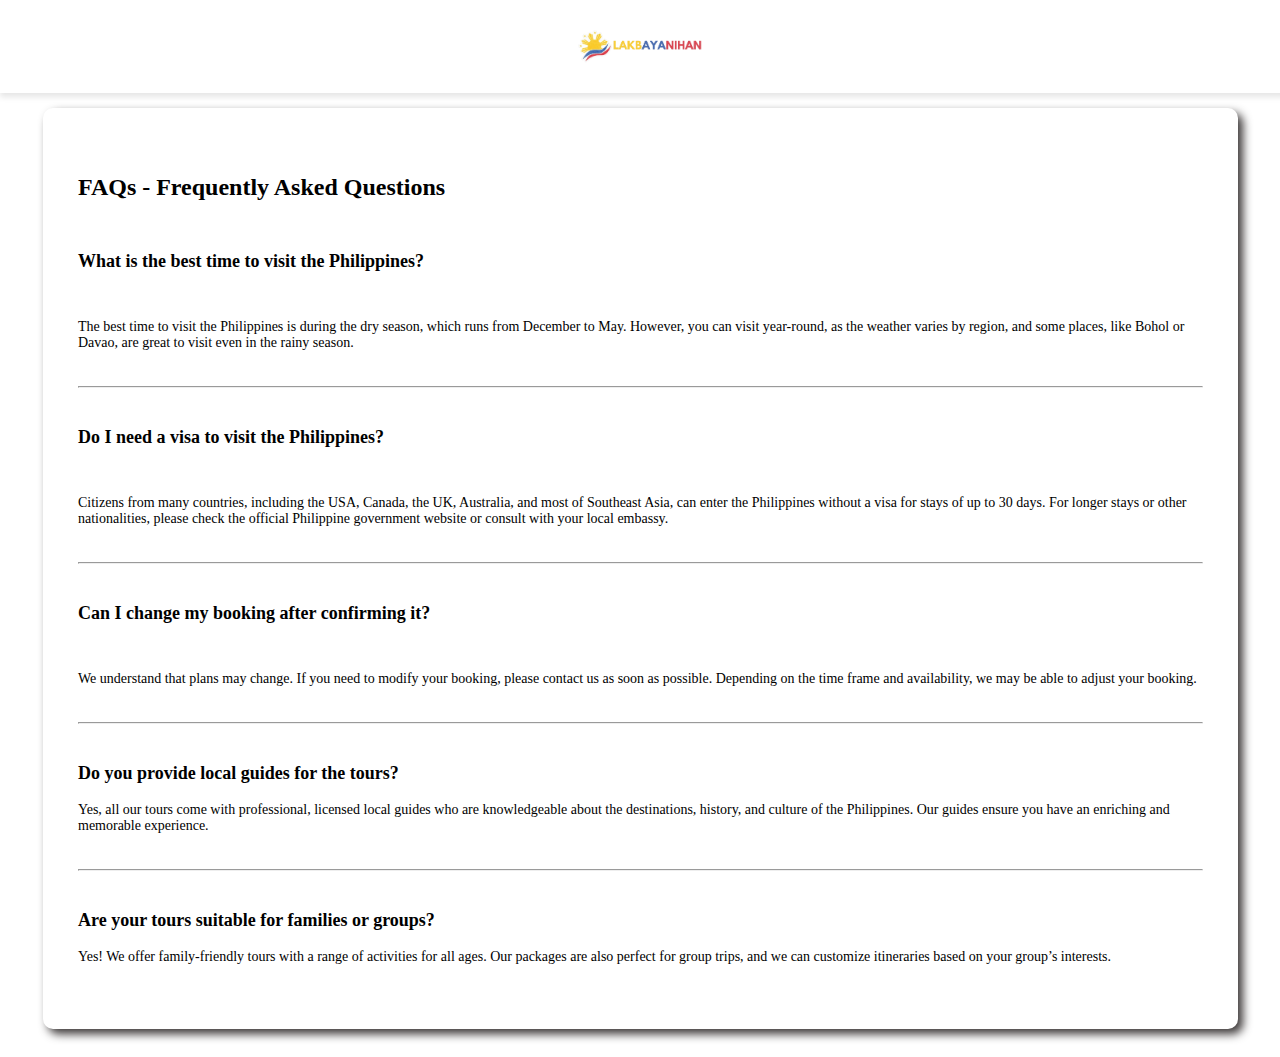
<file: package.html>
<!DOCTYPE html>
<html lang="en">
<head>
    <meta charset="UTF-8">
    <meta name="viewport" content="width=device-width, initial-scale=1.0">
    <meta http-equiv="X-UA-Compatible" content="IE=edge">
    <title>Travel Package</title>
    <link rel="icon" href="./assets/files/logo.png">
    <link rel="preconnect" href="https://fonts.googleapis.com">
    <link rel="preconnect" href="https://fonts.gstatic.com" crossorigin>
    <link
        href="https://fonts.googleapis.com/css2?family=Paytone+One&family=Poppins:wght@100;200;300;400;500;600;700;800;900&display=swap"
        rel="stylesheet">
    <link rel="stylesheet" href="https://unpkg.com/boxicons@latest/css/boxicons.min.css">
    <link rel="stylesheet" href="package.css">
</head>
<body>
<a href="index.html">
    <div class="content" id="home">
        <nav> 
            <img src="lakbayanihan images/logo2.png" class="logo" alt="Logo"> 
        </nav>
    </a>
        <div class="bg">
            <section class="faq">
                <div class="container2">
                   
                    <div> <br>
                        <h1 class="faqh1">FAQs - Frequently Asked Questions</h1>
                    </div>
                    <p><br>
                    <h3> What is the best time to visit the Philippines?</h3> <br>
                    <p>The best time to visit the Philippines is during the dry season, which runs from December to May. However,
                       you can visit year-round, as the weather varies by region, and some places, like Bohol or Davao, are great
                       to visit even in the rainy season.
                    </p><br>
                    <hr>
        
                    <br>
                    <h3> Do I need a visa to visit the Philippines?</h3><br>
                    <p>
                        Citizens from many countries, including the USA, Canada, the UK, Australia, and most of Southeast Asia,
                        can enter the Philippines without a visa for stays of up to 30 days. For longer stays or other nationalities,
                        please check the official Philippine government website or consult with your local embassy.
                    </p><br>
                    <hr>
        
                    <br>
                    <h3> Can I change my booking after confirming it?</h3><br>
                    <p>We understand that plans may change. If you need to modify your booking, please contact us as soon as possible.
                       Depending on the time frame and availability, we may be able to adjust your booking.
                    </p><br>
                    <hr>
        
                    <br>
                    <h3>Do you provide local guides for the tours?</h3>
                    <p>Yes, all our tours come with professional, licensed local guides who are knowledgeable about the destinations,
                       history, and culture of the Philippines. Our guides ensure you have an enriching and memorable experience. 
                    </p> <br>
                    <hr>
                    
                    <br>
                    <h3>Are your tours suitable for families or groups?</h3>
                    <p>Yes! We offer family-friendly tours with a range of activities for all ages. Our packages are also perfect for
                         group trips, and we can customize itineraries based on your group’s interests.
                    </p><br>
                </div>
            </section>
        </div>
</body>
</html>
</file>
<file: style.css>
* {
    padding: 0;
    margin: 0;
    box-sizing: border;
    font-family: "Poppins", sans-serif;
    text-decoration: none;
    list-style: none;
    scroll-behavior: smooth;
  }
  
  
  .banner {
    width: 100%;
    height: 100vh;
    overflow: hidden;
    display: flex;
    justify-content: center;
    align-items: center;
  }
  
  .banner video {
    position: absolute;
    top: 0;
    left: 0;
    object-fit: cover;
    width: 100%;
    height: 100%;
    pointer-events: none;
  }

  .content {
    position: relative;
    z-index: 1;
    width: 100%;
    height: 100vh;
    background-image: linear-gradient(rgba(1, 0, 5, 0.3), rgba(4, 1, 17, 0.3));
  }
  
  nav {
    width: 100%;
    position: fixed;
    background: white;
    box-shadow: 15px 15px 30px rgba(0, 0, 0, 15%);
    display: flex;
    align-items: center;
    justify-content: space-between;
  }

  nav .logo {
    display: flex;
    width: 100px;
    margin: 2vh;
    margin-left: 5%;
  }
  
  nav ul li {
    list-style: none;
    display: inline-block;
    margin-left: 40px;
    transition: 5s;
  }

  nav ul li a:hover {
   color: #0077BE;
 }
  
  .navbar {
    display: block;
    margin-right: 8vh;
  }
  
  .navbar a {
    color: rgb(5, 5, 5);
    font-size: 18px;
    padding: 15px 12px;
    border-radius: 4px;
    font-weight: 500;
    text-decoration: none;
    transition: ease 0.4s;
  }
  
  .icons {
    background-color: #101010;
  }
  
  
  nav ul li a {
    text-decoration: none;
    color: rgb(255, 255, 255);
    font-size: 17px;
  }
  
  .title {
    text-decoration: none;
    font-size: 4vh;
    color: rgb(255, 255, 255);
    padding: 14px 17px;
    margin-top: 25vh;
    text-align: center;
    vertical-align: center;
  }
  
  .title h1 {
    font-size: 10vh;
    text-shadow: 2px black;
    transition: ease 0.3s;
  }
  
  .title h1:hover {
    color: transparent;
    -webkit-text-stroke: 1px white;
  }
  
  .text h2 {
    font-size: 40px;
    font-weight: 650;
    margin-top: 40px;
    margin-bottom: 10px;
    line-height: 2;
    text-align: center;
  }
  
   
  .rowitems {
    display: grid;
    grid-template-columns: repeat(auto-fit, minmax(100px, auto));
    gap: 85px;
    align-items: center;
    text-align: center;
    margin-top: 25px;
    margin-left: 350px;
    margin-right: 350px;
    margin-bottom: 1px;
    gap: 2px;
  }
  
  .container-box {
    width: 150px;
    margin-bottom: 20px;
    height: 234px;
    border: 1px solid #d3d3d3;
    border-radius: 5px;
    padding: 10px;
    transition: all 0.7s ease 0s; 
    cursor: pointer;
  }
  
  .container-image img {
    height: 50px;
    width: 50px;
    padding: 10px;
    margin-bottom: 15px;
  }
  
  .container-box h4 {
    font-size: 20px;
    margin-bottom: 5px;
    font-weight: 550;
  }
  
  .container-box p {
    font-size: 16px;
    color: #808080;
  }
  
  .container-box:hover {
    transform: translateX(3px);
    box-shadow: 5px 20px 50px rgba(78, 78, 78, 0.1);
    border: 1px solid transparent;
    border-radius: 0px;
  }

  
  .package {
    display: grid;
    padding: 10px;
    gap: 2px;
  }
  
  .package2 {
    display: grid;
    padding: 10px;
    gap: 0px;
  }
  
  .package-title {
    text-align: center;
  }
  
  .package-title h2 {
    font-size: 30px;
    font-weight: 650;
    padding-bottom: 10px;
    line-height: 2;
  }
  
  .package-content {
    border-radius: 15px;
    padding: 25px;
    padding-right: 50px;
    display: flex;
    background: linear-gradient(#445056, #47addd 45%, #fff 45%, #fff 100%);
    box-shadow: 10px 10px 15px #3b3737;
    margin-top: 5px;
    margin-left: 149px;
    margin-right: 149px;
    margin-bottom: 1px;
    gap: 15px;
  }
  
  .package2-content {
    border-radius: 15px;
    padding: 25px;
    padding-right: 50px;
    display: flex;
    background: linear-gradient(#445056, #47addd 45%, #fff 45%, #fff 100%);
    box-shadow: 10px 10px 15px #3b3737;
    margin-top: 5px;
    margin-left: 149px;
    margin-right: 149px;
    margin-bottom: 1px;
    gap: 15px;
  }
  
  .pack4-content {
    background-color: #fdf5f5;
    border-radius: 5px;
    background-image: url("https://akam.cdn.jdmagicbox.com/images/icontent/flight/landing-page_3jan-2x.png");
    padding: 25px;
    padding-right: 50px;
    display: flex;
    margin-top: 5px;
    margin-left: 199px;
    margin-right: 199px;
    margin-bottom: 1px;
    gap: 15px;
  }
  
  .pack5-content {
    background-color: #fdf5f5;
    border-radius: 15px;
    background-image: url("https://images.pexels.com/photos/1122640/pexels-photo-1122640.jpeg?auto=compress&cs=tinysrgb&w=1260&h=750&dpr=1");
    box-shadow: 10px 10px 15px #3b3737;
    padding: 25px;
    padding-right: 50px;
    display: flex;
    margin-top: 5px;
    margin-left: 149px;
    margin-right: 149px;
    margin-bottom: 1px;
    gap: 15px;
  }
  
  .text-block {
    margin-bottom: 40px;
    color: #fff;
    position: absolute;
    margin-bottom: 150px;
    text-align: left;
  }
  
  .image {
    margin-top: 50px;
    position: relative;
    transition: all 0.3s cubic-bezier(0.445, 0.05, 0.55, 0.95);
    cursor: pointer;
    filter: brightness(95%);
  }
  
  .image img {
    width: 100%;
    height: 200px;
    border-radius: 15px;
  }
  
  .image h3 {
    color: white;
    position: absolute;
    font-size: 15px;
    font-weight: 500;
    text-align: center;
    bottom: 10px;
    right: 25px;
  }
  
  .image:hover {
    filter: brightness(120%);
    transform: scale(1.03);
  }
  

  
  .btn {
    display: inline-block;
    padding: 10px;
    width: 140px;
    font-weight: 500px;
    color: rgb(0, 0, 0);
    background-color: whitesmoke;
    margin-top: 30px;
    border-radius: 10px;
    transition: ease 0.3s;
  }
  .btn a{
    font-size: medium;
    font-weight: 600;
  color: black;
  }
  .btn:hover{
    box-shadow: 5px 5px 10px #3b3737;
  }
  

  
  .location-content {
    display: flex;
    justify-content: space-around;
    flex-wrap: wrap;
  }
  
  .col-content {
    position: relative;
    filter: brightness(95%);
    transition: all 0.3s cubic-bezier(0.445, 0.05, 0.55, 0.95);
  }
  
  .col-content img {
    margin-bottom: 10px;
    height: 300px;
    border-radius: 27px;
    width: 100%;
  }
  
  .col-content h5 {
    position: absolute;
    font-size: 15px;
    color: white;
    font-weight: 500;
    left: 20px;
    bottom: 105px;
    cursor: pointer;
  }
  
  .col-content p {
    position: absolute;
    font-size: 10px;
    color: white;
    left: 20px;
    bottom: 80px;
    cursor: pointer;
  }
  
  .col-content:hover {
    filter: brightness(120%);
    transform: scale(1.03);
    cursor: pointer;
  }
  
  
  
  .newsletter {
    display: flex;
    flex-wrap: wrap;
    align-items: center;
    justify-content: space-around;
  }
  
  .newstext h2 {
    margin-top: 100px;
    font-size: 38px;
    color: purple;
  }
  
  .newstext p {
    font-size: 20px;
    color: #4c4c4c;
  }
  
  .newsletter form {
    margin-top: 100px;
    width: 100%;
    position: relative;
  }
  
  .newsletter form input:first-child {
    display: inline-block;
    width: 300px;
    font-size: 17px;
    outline: none;
    border: none;
    border-radius: 20px;
    padding: 20px 150px 20px 30px;
    box-shadow: 5px 10px 30px rgb(85 85 85 / 20%);
  }
  
  .newsletter form input:last-child {
    display: inline-block;
    position: absolute;
    outline: none;
    border: 2px solid transparent;
    border-radius: 20px;
    color: white;
    background-color: purple;
    padding: 14px 30px;
    cursor: pointer;
    font-size: 17px;
    font-weight: 450;
    top: 6px;
    right: 6px;
    transition: ease 0.3s;
  }
  
  .newsletter form input:last-child:hover {
    border: 2px solid rgb(21, 74, 74);
    background-color: white;
    color: rgb(21, 74, 74);
  }
  
  
  .footer {
    background: inherit;
    margin-top: 80px;
    background-color: gray;
  }
  
  .foot {
    padding: 20px 0;
  }
  
  .footer-content {
    display: flex;
    flex-wrap: wrap;
    justify-content: space-around;
  }
  
  .footlinks h4 {
    margin-top: 30px;
    font-size: 20px;
    font-weight: 600;
    color: white;
    margin-bottom: 30px;
    position: relative;
  }
  
  .footlinks h4::before {
    content: "";
    position: absolute;
    height: 2px;
    width: 70px;
    left: 0;
    bottom: -7px;
    background: white;
  }
  
  .footlinks ul li {
    margin-bottom: 15px;
  }
  
  .footlinks ul li a {
    font-size: 17px;
    color: #dddddd;
    display: block;
    transition: ease 0.3s;
  }
  
  .footlinks ul li a:hover {
    transform: translate(6px);
    color: white;
  }
  
  .social a {
    font-size: 25px;
    margin: 4px;
    height: 40px;
    width: 40px;
    color: rgb(21, 74, 74);
    background-color: white;
    display: inline-flex;
    justify-content: center;
    align-items: center;
    border-radius: 20px;
    transition: ease 0.3s;
  }
  
  .social a:hover {
    transform: scale(1.2);
  }
  
  .end {
    text-align: center;
    padding-top: 60px;
    padding-bottom: 12px;
  }
  
  .end p {
    font-size: 15px;
    color: white;
    letter-spacing: 1px;
    font-weight: 300;
  }
  

  
  .aboutbody {
    background-color: white;
  }
  
  .about {
    width: 100%;
    padding: 110px 0px;
  }
  
  .about img {
    position: static;
    border-radius: 55%;
    height: auto;
    width: 200px;
  }
  
  .abt-text {
    width: 900px;
  }
  
  .abt-text h1 {
    font-size: 50px;
    color: #191919;
    margin-bottom: 10px;
    letter-spacing: 1px;
  }
  
  .abt-text h1 span {
    letter-spacing: 1px;
  }
  
  .abt-text p {
    padding: 10px;
    margin-right: 150px;
    text-align: justify;
    color: black;
    font-size: 15px;
    margin-bottom: 45px;
    line-height: 30px;
    letter-spacing: 1px;
  }
  
  .main {
    width: 1130px;
    max-width: 95%;
    margin: 0 auto;
    display: flex;
    align-items: center;
    justify-content: space-around;
  }
  
  .connectbtn {
    display: inline-block;
    background-color: #191919;
    font-size: 18px;
    color: white;
    font-weight: bold;
    padding: 13px 30px;
    border-radius: 20px;
    transition: ease 0.4s;
    border: 2px solid transparent;
    letter-spacing: 1px;
  }
  
  .connectbtn:hover {
    background-color: transparent;
    font-size: 18px;
    color: #191919;
    font-weight: bold;
    border: 2px solid green;
  }
  
  .connect-section {
    margin-top: 26px;
  }
  
  .social-icons a {
    height: 40px;
    width: 40px;
    margin: 4px;
    font-size: 30px;
    color: #101010;
    background-color: white;
    border-radius: 20px;
    display: inline-flex;
    justify-content: center;
    align-items: center;
    transition: ease 0.3s;
  }
  
  .social-icons a:hover {
    transform: scale(1.2);
  }
  

  
  .contactbody {
    background-color: white;
    background-repeat: no-repeat;
    background-size: cover;
  }
  
  .contact {
    padding: 110px 20%;
    height: 100%;
    min-height: 100vh;
  }
  
  .contact h1 {
    text-decoration: wavy;
    font-size: 50px;
    color: #191919;
    margin-bottom: 10px;
    letter-spacing: 1px;
  }
  
  .contact h1 span {
    letter-spacing: 1px;
  }
  
  .contact p {
    padding: 10px;
    margin-right: 150px;
    text-align: justify;
    color: black;
    font-size: 15px;
    margin-bottom: 45px;
    line-height: 30px;
    letter-spacing: 1px;
  }
  
  .contact-form {
    grid-template-columns: auto auto auto;
    gap: 5%;
    padding: 35px;
    margin-top: 50px;
    margin-left: 35px;
    border-radius: 10px;
    font-size: 12px;
    color: black;
    background-color: white;
    box-shadow: 5px 5px 10px #3b3737;
    margin-right: 40%;
  }
  
  .contact-form form input,
  form textarea {
    width: 100%;
    padding: 10px;
    border: 1px solid black;
    outline: none;
    font-size: 15px;
    color: black;
    margin-bottom: 10px;
    border-radius: 10px;
  }
  
  .contact-form form .submit-btn {
    display: inline-block;
    background-color: #313131;
    font-size: 27px;
    color: white;
    font-weight: 600px;
    border: 2px solid transparent;
    border-radius: 40px;
    width: 220px;
    cursor: pointer;
    transition: ease 0.2s;
  }
  
  .contact-form form .submit-btn:hover {
    border: 2px solid green;
    font-size: 27px;
    color: #191919;
    font-weight: 600px;
    background-color: transparent;
  }
</file>
<file: reg.css>
@import url('https://fonts.googleapis.com/css2?family=Poppins:wght@300;400;500;600;700;800;900&display=swap');

* {
    margin: 0;
    padding: 0;
    box-sizing: border-box;
    font-family: 'Poppins', sans-serif;
}

.wrapper {
    max-width: 275px;
    margin-right: auto;
    padding: 20px 30px;
    min-height: 20px;
    background-color: #ffffff27;
    border-top: 1px solid #ffffff6e;
    border-left: 1px solid #ffffff6e;
    border-radius: 15px;
}

.wrapper .h5 {
    font-size: 0.99rem;
    color: #ddd;
}
.wrapper .destination{
    margin-top: 10px;
    margin-bottom: 0;
    text-align: left;
    font-size: 0.90rem;
}
.wrapper .destination span{
    
    margin-left: 95px;
    text-align:right;
    
}
.wrapper .form-group {
    border-bottom: 1px solid #ccc;
    text-align: left;
}

.wrapper .form-group:hover {
    border-bottom: 1px solid #eee;
}

.wrapper .form-group .form-control {
    width: 100%;
    background: inherit;
    border: none;
    box-shadow: none;
    color: #e9e9e9;
    font-size: 10px;
}

.wrapper .form-group input::placeholder {
    font-size: 13px;
    color: #ddd;
}

.wrapper .form-group input:focus::placeholder {
    opacity: 0;
}

.wrapper .option {
    color: #ccc;
    display: block;
    position: relative;
    padding-left: 25px;
    margin-bottom: 12px;
    cursor: pointer;
    user-select: none
}

.wrapper .option:hover {
    color: #eee;
}

.wrapper .option input {
    position: absolute;
    opacity: 0;
    cursor: pointer;
    height: 0;
    width: 0
}
.wrapper .terms {
    color: #bbb;
    font-size: 0.85rem;
    text-align: center;
}

.wrapper .terms a {
    text-decoration: none;
    color: #eee;
}

.wrapper .terms a:hover {
    color: #fff;
}
</file>
<file: history.css>
@import url('https://fonts.googleapis.com/css?family=Roboto:300,400,400i,500');
body {
    margin: 0;
    font-family: 'Roboto', sans-serif;
    background: url(https://media.istockphoto.com/id/529661390/ja/%E3%82%B9%E3%83%88%E3%83%83%E3%82%AF%E3%83%95%E3%82%A9%E3%83%88/%E3%83%9E%E3%82%AB%E3%83%86%E3%82%A3%E3%81%AE%E8%A1%97%E4%B8%A6%E3%81%BF%E3%83%9E%E3%83%8B%E3%83%A9%E3%83%95%E3%82%A3%E3%83%AA%E3%83%94%E3%83%B3.jpg?s=612x612&w=0&k=20&c=3k0pTVnQtmGJOlqhuvuVoHDxvfHW9qBcKRlhrOjEJIg=) no-repeat center fixed;
    background-size: cover;
    color: #fff;
    padding: 2em;
}

.sidebar {
    position: absolute;
    left: -250px;
    width: 250px;
    height: 60%;
    background: gray;
    transition: all .5s ease;
  }
  .sidebar header {
    font-size: 22px;
    color: white;
    line-height: 70px;
    text-align: center;
    background: gray;
    user-select: none;
  }
  .sidebar ul a{
    display: block;
    height: 100%;
    width: 100%;
    line-height: 65px;
    font-size: 20px;
    color: white;
    padding-left: 40px;
    box-sizing: border-box;
    border-bottom: 1px solid black;
    border-top: 1px solid rgba(255,255,255,.1);
    transition: .4s;
  }
  ul li:hover a{
    padding-left: 50px;
  }
  .sidebar ul a i{
    margin-right: 16px;
  }
  #check{
    display: none;
  }
  label #btn,label #cancel{
    position: absolute;
    background: gray;
    border-radius: 3px;
    cursor: pointer;
  }
  label #btn{
    left: 40px;
    top: 25px;
    font-size: 35px;
    color: white;
    padding: 6px 12px;
    transition: all .5s;
  }
  label #cancel{
    z-index: 1111;
    left: -195px;
    top: 17px;
    font-size: 30px;
    color: whitesmoke;
    padding: 4px 9px;
    transition: all .5s ease;
  }
  #check:checked ~ .sidebar{
    left: 0;
  }
  #check:checked ~ label #btn{
    left: 250px;
    opacity: 0;
    pointer-events: none;
  }
  #check:checked ~ label #cancel{
    left: 195px;
  }
  #check:checked ~ section{
    margin-left: 250px;
  }

body::before {
    content: '';
    background-color: rgb(0, 0, 0, .7);
    position: absolute;
    top: 0;
    left: 0;
    width: 100%;
    height: 100%;
    z-index: -1;
    position: fixed;
}

* {
    margin: 0;
    padding: 0;
    list-style: none;
    text-decoration: none;
}

h1 {
    margin: 0.3em;
    font-size: 3em;
}

h2 {
    margin-bottom: 0.5em;
}

.title {
    text-align: center;
}

.title p {
     color: #888;
     font-size: 1.3em;
     letter-spacing: 2px;
}

.timeline {
    margin: 5em auto;
    max-width: 34.15em;
}

.checkpoint {
    max-width: 34em;
    padding-top: 2em;
    padding-bottom: 2em;
    position: relative;
}

.checkpoint div {
    border: 2px solid #888;
    border-radius: 1em;
    padding: 1.5em;

}

.checkpoint p {
    line-height: 27px;
    color: #ccc;
}

.checkpoint:nth-child(odd) {
    border-left: 3px solid #888;
    padding-left: 3em;
    transform: translateX(17em);
}

.checkpoint:nth-child(even) {
    border-right: 3px solid #888;
    padding-right: 3em;
    transform: translateX(-17em);
}

.checkpoint:nth-child(odd)::before, .checkpoint:nth-child(even)::before {
    content: '';
    background: #888;
    width: 3em;
    height: 3px;
    position: absolute;
    top: 50%;
    transform: translateY(-50%);
}

.checkpoint:nth-child(odd)::before {
    left: 0;
}

.checkpoint:nth-child(even)::before {
    right: 0;
}
</file>
<file: info.css>
@import url('https://fonts.googleapis.com/css?family=Roboto:300,400,400i,500');
body {
    margin: 0;
    font-family: 'Roboto', sans-serif;
    background: url(https://media.istockphoto.com/id/1157842965/ja/%E3%82%B9%E3%83%88%E3%83%83%E3%82%AF%E3%83%95%E3%82%A9%E3%83%88/%E7%86%B1%E5%B8%AF%E3%81%AE%E6%A5%BD%E5%9C%92%E3%81%AE%E5%A3%AE%E5%A4%A7%E3%81%AA%E3%82%A8%E3%83%B3%E3%82%BF%E3%83%AB%E3%83%A9%E5%B3%B6%E3%81%AE%E7%A9%BA%E4%B8%AD%E3%83%89%E3%83%AD%E3%83%BC%E3%83%B3%E3%83%91%E3%83%8E%E3%83%A9%E3%83%9E%E5%86%99%E7%9C%9F%E3%82%AB%E3%83%AB%E3%82%B9%E3%83%88%E7%9F%B3%E7%81%B0%E5%B2%A9%E3%81%AE%E5%B2%A9%E5%B1%B1%E3%81%AF%E7%BE%8E%E3%81%97%E3%81%84%E3%82%B5%E3%83%B3%E3%82%B4%E7%A4%81%E3%81%A7%E9%9D%92%E3%81%84%E3%83%A9%E3%82%B0%E3%83%BC%E3%83%B3%E3%82%92%E5%9B%B2%E3%81%BF%E3%81%BE%E3%81%99.jpg?s=612x612&w=0&k=20&c=CofL8N3mlBFiLhXnRE-HtzXtg9b50kt6HMLAa_26aSs=) no-repeat center fixed;
    background-size: cover;
    color: #fff;
    padding: 2em;
}

.sidebar {
    position: absolute;
    left: -250px;
    width: 250px;
    height: 55%;
    background: gray;
    transition: all .5s ease;
  }
  .sidebar header {
    font-size: 22px;
    color: white;
    line-height: 70px;
    text-align: center;
    background: gray;
    user-select: none;
  }
  .sidebar ul a{
    display: block;
    height: 100%;
    width: 100%;
    line-height: 65px;
    font-size: 20px;
    color: white;
    padding-left: 40px;
    box-sizing: border-box;
    border-bottom: 1px solid black;
    border-top: 1px solid rgba(255,255,255,.1);
    transition: .4s;
  }
  ul li:hover a{
    padding-left: 50px;
  }
  .sidebar ul a i{
    margin-right: 16px;
  }
  #check{
    display: none;
  }
  label #btn,label #cancel{
    position: absolute;
    background: gray;
    border-radius: 3px;
    cursor: pointer;
  }
  label #btn{
    left: 40px;
    top: 25px;
    font-size: 35px;
    color: white;
    padding: 6px 12px;
    transition: all .5s;
  }
  label #cancel{
    z-index: 1111;
    left: -195px;
    top: 17px;
    font-size: 30px;
    color: white;
    padding: 4px 9px;
    transition: all .5s ease;
  }
  #check:checked ~ .sidebar{
    left: 0;
  }
  #check:checked ~ label #btn{
    left: 250px;
    opacity: 0;
    pointer-events: none;
  }
  #check:checked ~ label #cancel{
    left: 195px;
  }
  #check:checked ~ section{
    margin-left: 250px;
  }

  body::before {
    content: '';
    background-color: rgb(0, 0, 0, .7);
    position: absolute;
    top: 0;
    left: 0;
    width: 100%;
    height: 100%;
    z-index: -1;
    position: fixed;
}

* {
    margin: 0;
    padding: 0;
    list-style: none;
    text-decoration: none;
}

.destination-title {
    text-align: center;

}

.head {
    text-align: center;
}

.two {
   display: flex;
}

.container1 {
    display: grid;
    grid-template-columns: auto auto auto;
    padding: 48px;
    gap: 10px;
    margin: 0 auto;  
    font-size: 14px;
 
}

.title {
    text-align: center;
    color: black;
}

.box {
    background-color: white;  
    color: black;
    box-shadow: 5px 5px 10px #3b3737;
    padding: 20px;
    border-radius: 15px;
    display: flex;
    flex-direction: column;
    align-items: center
}

.box:hover {
    box-shadow: 5px 20px 50px rgba(78, 78, 78, 0.1);
    border: 1px solid transparent;
    border-radius: 1px;
    color: purple;
}

.head {
    margin-bottom: 15px;
}

.profile-img {
    width: 100px;  
    height: 100px;
    border-radius: 50%;  
    object-fit: cover;  
}

.info p {
    margin: 5px 0;
}


@media (max-width: 768px) {
    .container1 {
        grid-template-columns: 1fr 1fr; 
    }
}

@media (max-width: 480px) {
    .container1 {
        grid-template-columns: 1fr;  
    }
}
</file>
<file: locations.css>
.location-body {
    background-color: whitesmoke;
    color: white;
}

.location-section {
    padding: 110px;
    height: 100%;
    min-height: 100vh;
}

.location-heading h1 {
    color: #191919;
    margin-top: 20px;
    font-size: 60px;
    margin-bottom: 20px;
}

.location-detail h1 {
    padding-top: 60px;
    color: #808080;
    font-size: 40px;
}

.location-detail p {
    color: #191919;
    font-size: 15px;
    margin-top: 20px;
    margin-bottom: 10px;
}

.location-img img {
    box-shadow: 5px 5px 10px #3b3737;
    height: 400px;
    width: 350px;
    margin-top: 30px;
    margin-bottom: 10px;
    border-radius: 15px;
}

.location-img p{
    color: #191919;
    font-size: 15px;
    margin-top: 20px;
    margin-bottom: 10px;
}

.stars i {
    font-size: 20px;
    color: rgb(246, 198, 8);
}

/* Footer */

.footer {
    background: inherit;
    margin-top: 80px;
    background-color: #191919;
}

.foot {
    padding: 20px 0;
}

.footer-content {
    display: flex;
    flex-wrap: wrap;
    justify-content: space-around;

}

.footlinks h4 {
    margin-top: 30px;
    font-size: 20px;
    font-weight: 600;
    color: white;
    margin-bottom: 30px;
    position: relative;
}

.footlinks h4::before {
    content: "";
    position: absolute;
    height: 2px;
    width: 70px;
    left: 0;
    bottom: -7px;
    background: white;
}

.footlinks ul li {
    margin-bottom: 15px;
}

.footlinks ul li a {
    font-size: 17px;
    color: #dddddd;
    display: block;
    transition: ease 0.30s;
}

.footlinks ul li a:hover {
    transform: translate(6px);
    color: white;
}

.social a {
    font-size: 25px;
    margin: 4px;
    height: 40px;
    width: 40px;
    color: rgb(21, 74, 74);
    background-color: white;
    display: inline-flex;
    justify-content: center;
    align-items: center;
    border-radius: 20px;
    transition: ease 0.30s;
}

.social a:hover {
    transform: scale(1.2);
}

.end {
    text-align: center;
    padding-top: 60px;
    padding-bottom: 12px;
}

.end p {
    font-size: 15px;
    color: white;
    letter-spacing: 1px;
    font-weight: 300;
}
</file>
<file: package.css>
nav {
    width: 100%;
    position: fixed;
    top: 0;
    left: 0;
    background: white;
    box-shadow: 0 4px 6px rgba(0, 0, 0, 0.1); 
    display: flex;
    align-items: center;
    justify-content: flex-start;  
    padding: 10px 5%;
    z-index: 1000; 
}

nav .logo {
    width: 130px; 
    height: auto;
    margin-left: 40%;
}


.container2 {
    position: relative;
    gap: 5%;
    padding: 35px;
    margin-top: 100px;
    margin-left: 35px;
    margin-right: 34px;
    margin-bottom: 20px;
    border-radius: 10px;
    font-size: 12px;
    color: black;
    background-color: white;
    box-shadow: 5px 5px 10px #3b3737;
}

.bg {
    background-image: url(https://media.istockphoto.com/id/592409002/photo/el-nido-las-cabanas-beach.jpg?s=1024x1024&w=is&k=20&c=MW7IhjG0VGvLlwTlMuP8uEwh17FSSFsn6t5ze7OOQk0=);
     height: auto;
     background-size: cover;
     background-position: center;
     background-repeat: no-repeat;
     display: flex;
}

p {
    font-size: 14px;
}

h3 {
    font-size: 18px;
}
</file>
